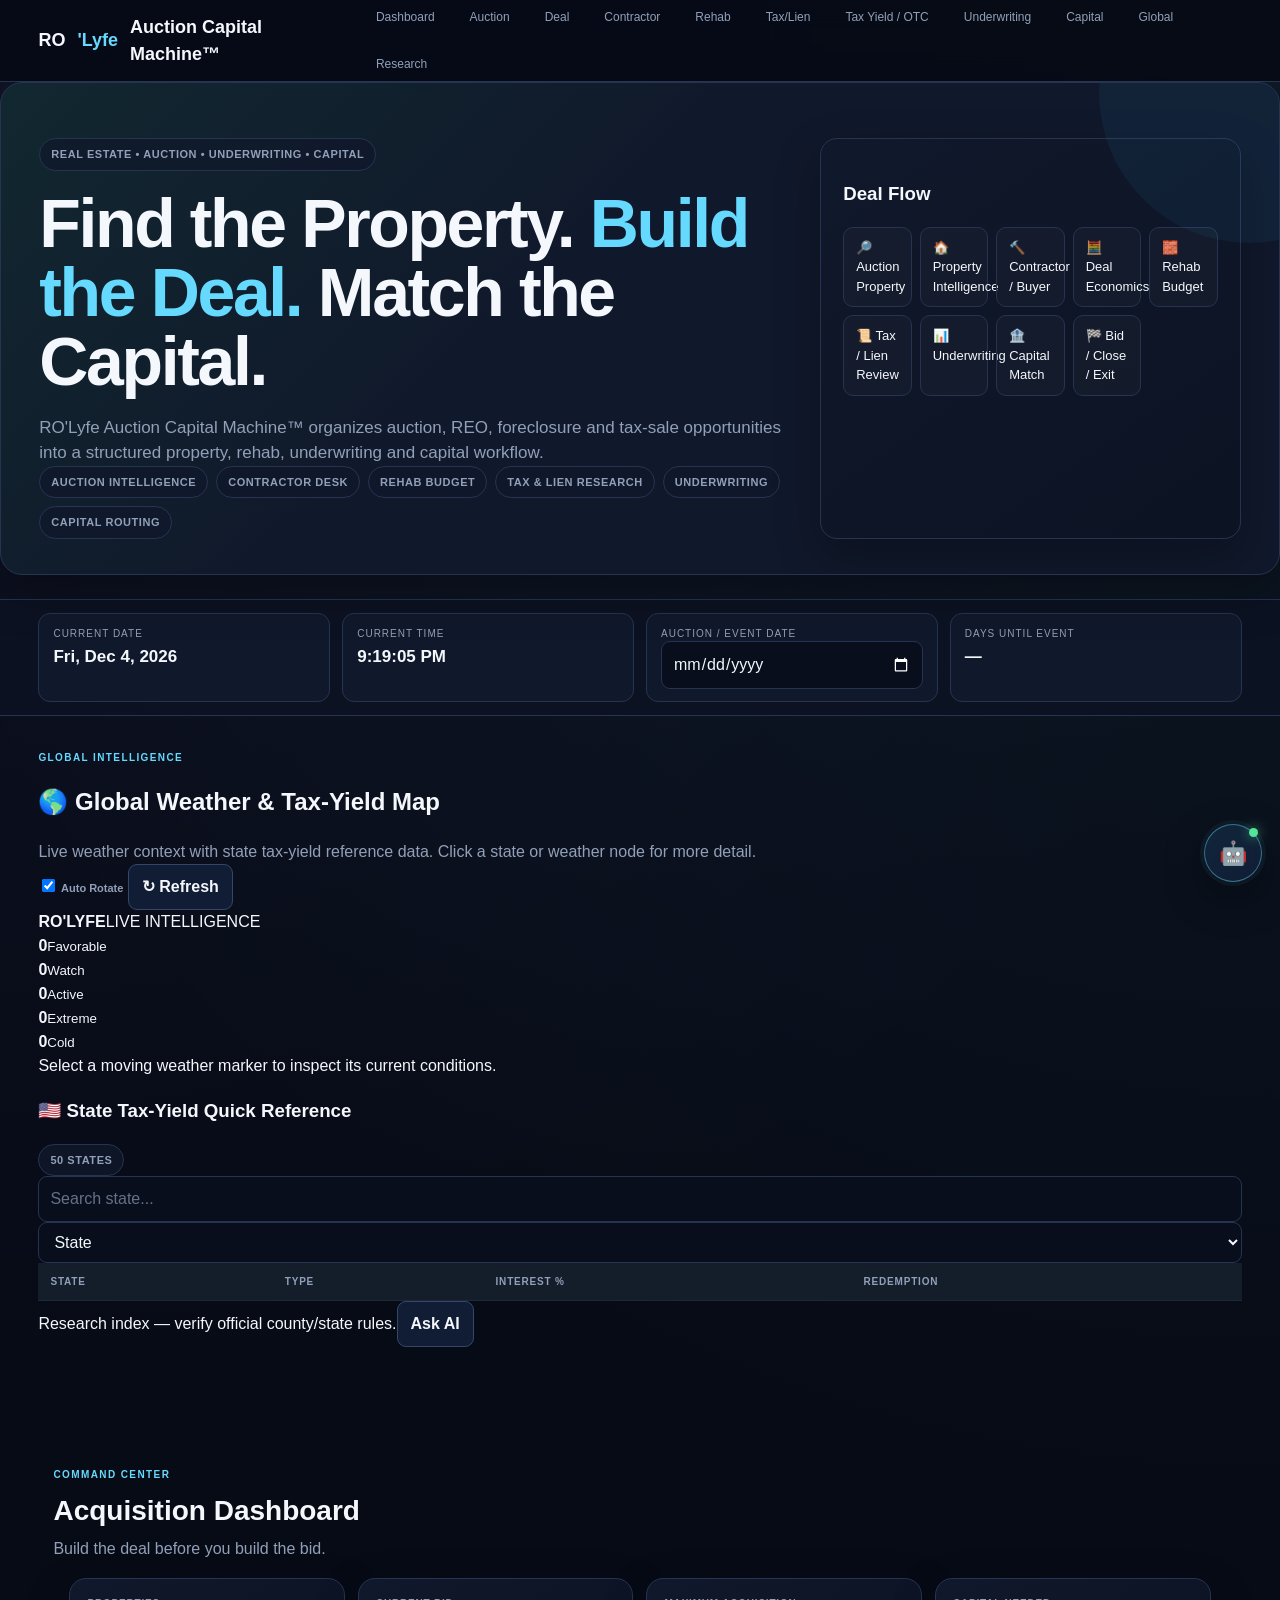
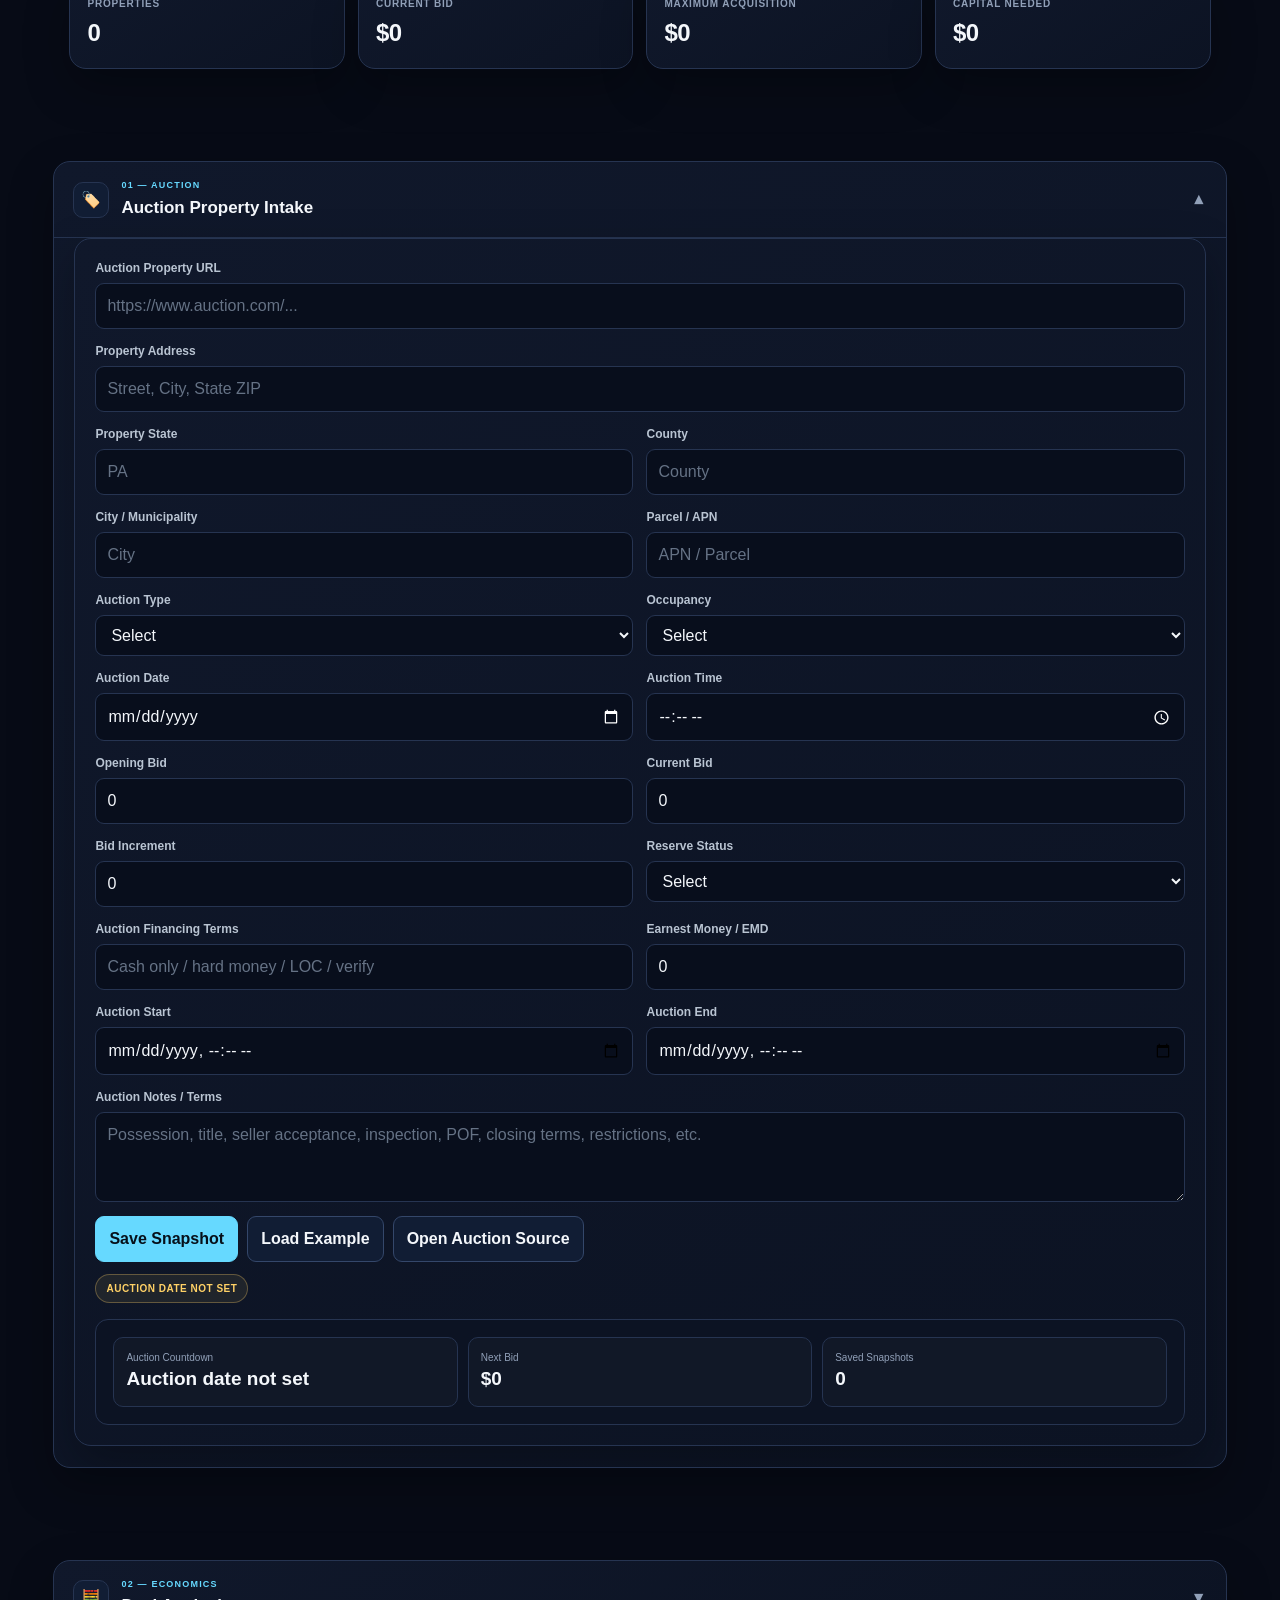
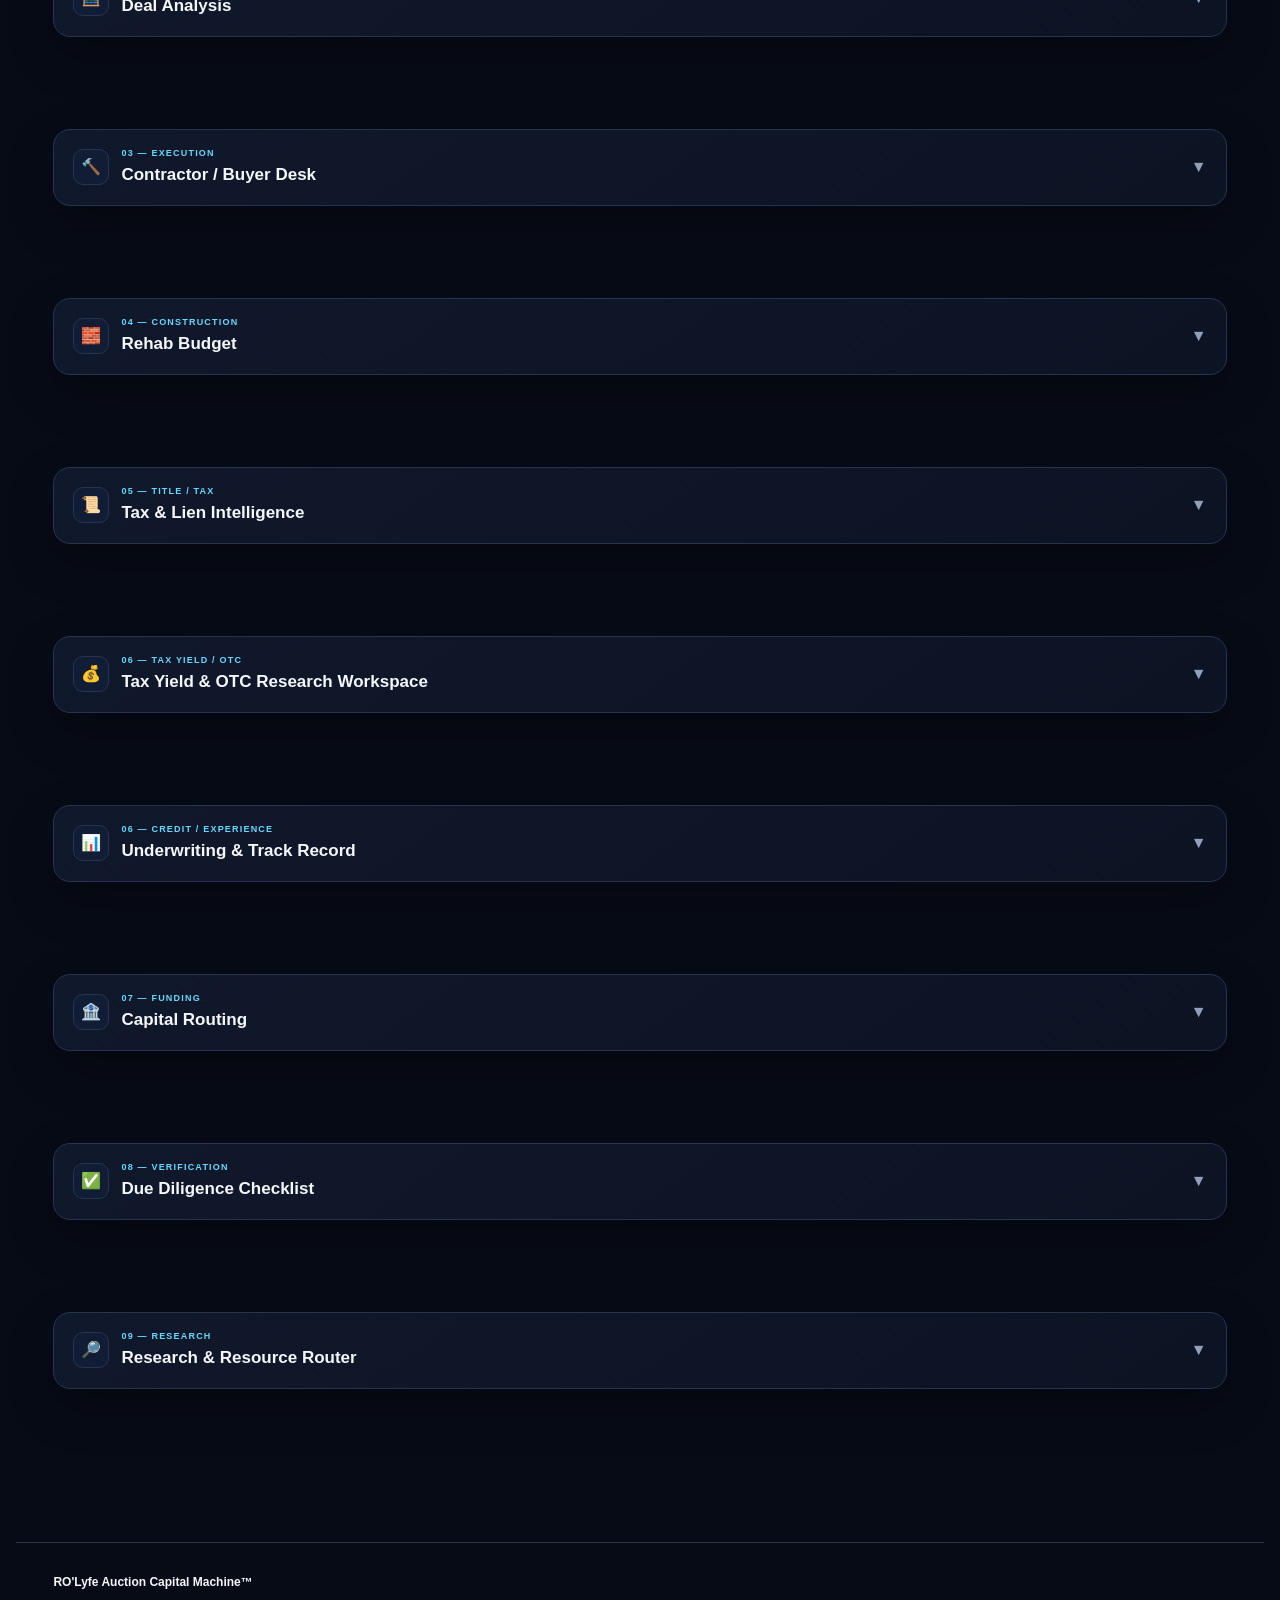
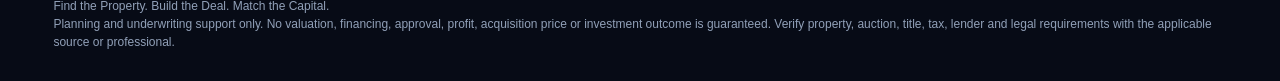
<file: index (4).html>
<!DOCTYPE html>
<html lang="en">
<head>
<meta charset="UTF-8">
<meta name="viewport" content="width=device-width, initial-scale=1.0">
<meta name="description" content="RO'Lyfe Auction Capital Machine™ — auction property intelligence, deal analysis, rehab, tax and lien research, underwriting, contractor coordination and capital routing.">
<title>RO'Lyfe Auction Capital Machine™</title>
<link rel="stylesheet" href="./css/machine.css">

<style>
:root{
  --bg:#070b16;--panel:#10182b;--panel2:#0c1323;--panel3:#111d34;
  --border:#263451;--border2:#34476a;--text:#f4f7fb;--muted:#91a0b8;
  --accent:#66d9ff;--accent2:#8c7cff;--green:#54e39a;--yellow:#ffd166;
  --red:#ff6b6b;--orange:#ff9f43;--shadow:0 18px 45px rgba(0,0,0,.28);
}
*{box-sizing:border-box}
html{scroll-behavior:smooth}
body{margin:0;background:radial-gradient(circle at top right,rgba(102,217,255,.07),transparent 30%),radial-gradient(circle at top left,rgba(140,124,255,.06),transparent 28%),var(--bg);color:var(--text);font-family:Arial,Helvetica,sans-serif;line-height:1.5}
a{color:inherit;text-decoration:none} button,input,select,textarea{font:inherit} button{cursor:pointer}
.container{width:min(1220px,94%);margin:auto}
header{position:sticky;top:0;z-index:1000;background:rgba(7,11,22,.96);backdrop-filter:blur(14px);border-bottom:1px solid var(--border)}
.nav{min-height:70px;display:flex;align-items:center;justify-content:space-between;gap:18px}.logo{font-size:18px;font-weight:800}.logo span{color:var(--accent)}
.nav-links{display:flex;gap:13px;flex-wrap:wrap}.nav-links a{color:var(--muted);font-size:12px}.nav-links a:hover{color:var(--text)}
.hero{padding:55px 0 35px}.hero-grid{display:grid;grid-template-columns:1.35fr .75fr;gap:24px;align-items:stretch}
.hero h1{font-size:clamp(38px,6vw,68px);line-height:1.02;margin:18px 0;max-width:800px}.hero h1 span{color:var(--accent)}
.hero p{color:var(--muted);font-size:17px;max-width:760px}.badge,.pill{border:1px solid var(--border);background:rgba(16,24,43,.8);border-radius:999px;padding:7px 11px;color:var(--muted);font-size:11px;display:inline-flex;align-items:center;gap:5px}
.badges{display:flex;gap:8px;flex-wrap:wrap}.hero-card,.card,.form-card,.section-shell,.link-card,.stat,.capital,.underwriting-box{background:linear-gradient(145deg,var(--panel),var(--panel2));border:1px solid var(--border);border-radius:17px;box-shadow:var(--shadow)}
.hero-card{padding:22px}.flow{display:grid;gap:8px;margin-top:15px}.flow div{padding:10px 12px;border:1px solid var(--border);border-radius:10px;background:rgba(255,255,255,.025);font-size:13px}
.live-bar{border-top:1px solid var(--border);border-bottom:1px solid var(--border);background:rgba(12,19,35,.78)}.live-grid{display:grid;grid-template-columns:repeat(4,1fr);gap:12px;padding:13px 0}.live-card{border:1px solid var(--border);border-radius:12px;padding:12px 14px;background:var(--panel)}.live-label{color:var(--muted);font-size:10px;text-transform:uppercase;letter-spacing:1px}.live-value{font-size:17px;font-weight:800;margin-top:3px}
section{padding:34px 0}.section-title{margin-bottom:17px}.section-kicker{color:var(--accent);font-size:10px;font-weight:800;letter-spacing:1.4px;text-transform:uppercase}.section-title h2{font-size:28px;margin:3px 0 5px}.section-title p,.muted{color:var(--muted);margin:0}
.section-shell{overflow:hidden}.section-shell.open .section-content{display:block}.section-content{display:none;padding:0 20px 21px;border-top:1px solid var(--border)}
.section-toggle{width:100%;border:0;background:transparent;color:var(--text);padding:17px 19px;display:flex;align-items:center;justify-content:space-between;text-align:left}.section-toggle:hover{background:rgba(102,217,255,.035)}
.section-toggle-left{display:flex;align-items:center;gap:12px}.section-toggle-icon{width:36px;height:36px;border:1px solid var(--border);border-radius:10px;display:flex;align-items:center;justify-content:center;background:var(--panel3)}.section-toggle-title small{display:block;color:var(--accent);font-size:9px;font-weight:800;letter-spacing:1.2px;text-transform:uppercase}.section-toggle-title strong{display:block;font-size:17px;margin-top:2px}.section-chevron{color:var(--muted);transition:.2s}.section-shell.open .section-chevron{transform:rotate(180deg)}
.dashboard{display:grid;grid-template-columns:repeat(4,1fr);gap:13px}.stat{padding:17px}.stat-label{color:var(--muted);font-size:10px;text-transform:uppercase;letter-spacing:.8px}.stat-value{font-size:24px;font-weight:800;margin-top:4px}
.form-card{padding:20px}.form-grid{display:grid;grid-template-columns:repeat(2,1fr);gap:13px}.field{display:flex;flex-direction:column;gap:6px}.field.full{grid-column:1/-1}label{color:var(--muted);font-size:11px;font-weight:600}
input,select,textarea{width:100%;background:#080e1c;color:var(--text);border:1px solid var(--border);border-radius:9px;padding:10px 11px;outline:none}input:focus,select:focus,textarea:focus{border-color:var(--accent);box-shadow:0 0 0 2px rgba(102,217,255,.08)}textarea{min-height:90px;resize:vertical}input[type=checkbox]{width:auto}input[type=date],input[type=time]{color-scheme:dark}
.grid{display:grid;grid-template-columns:repeat(3,1fr);gap:15px}.card{padding:18px}.card h3{margin-top:0}.card p{color:var(--muted);font-size:13px}
.result{margin-top:16px;border:1px solid var(--border);border-radius:13px;padding:17px;background:var(--panel2)}.result-grid{display:grid;grid-template-columns:repeat(3,1fr);gap:10px}.result-item{padding:12px;border:1px solid var(--border);border-radius:10px;background:rgba(255,255,255,.02)}.result-item span{display:block;color:var(--muted);font-size:10px}.result-item strong{font-size:19px}
.status{display:inline-flex;align-items:center;gap:6px;padding:6px 10px;border-radius:999px;font-size:10px;font-weight:700;margin-top:12px}.status.green{color:var(--green);border:1px solid rgba(84,227,154,.3);background:rgba(84,227,154,.08)}.status.yellow{color:var(--yellow);border:1px solid rgba(255,209,102,.3);background:rgba(255,209,102,.08)}.status.red{color:var(--red);border:1px solid rgba(255,107,107,.3);background:rgba(255,107,107,.08)}
.button-row{display:flex;flex-wrap:wrap;gap:9px;margin-top:14px}.btn,.action-btn{display:inline-flex;align-items:center;justify-content:center;gap:6px;border:1px solid var(--border2);border-radius:9px;padding:10px 13px;font-weight:700;background:var(--panel3);color:var(--text);transition:.15s}.btn.primary,.action-btn.primary{background:var(--accent);border-color:var(--accent);color:#06101a}.btn:hover,.action-btn:hover{transform:translateY(-1px);border-color:var(--accent)}
.checklist{display:grid;gap:8px}.check{display:flex;gap:9px;align-items:flex-start;padding:11px;border:1px solid var(--border);border-radius:10px;color:var(--muted);background:rgba(255,255,255,.015)}.check input{margin-top:3px}
.capital-grid{display:grid;grid-template-columns:repeat(4,1fr);gap:12px}.capital{padding:16px}.capital strong{display:block;margin-bottom:5px}.capital small{color:var(--muted)}
.link-grid{display:grid;grid-template-columns:repeat(4,1fr);gap:13px}.link-card{padding:16px;display:flex;flex-direction:column}.link-card h3{margin:0 0 6px;font-size:15px}.link-card p{color:var(--muted);font-size:12px;flex:1;margin:0 0 13px}
.budget-table-wrap{overflow-x:auto;border:1px solid var(--border);border-radius:12px;margin-top:15px}.budget-table{width:100%;border-collapse:collapse;min-width:700px}.budget-table th,.budget-table td{padding:8px 10px;border-bottom:1px solid var(--border);text-align:left}.budget-table th{color:var(--muted);font-size:10px;text-transform:uppercase}.budget-table td{font-size:12px}.budget-table input{padding:7px}.budget-total{display:flex;justify-content:flex-end;gap:20px;padding:13px;font-weight:800}
.underwriting-grid{display:grid;grid-template-columns:repeat(3,1fr);gap:12px}.underwriting-box{padding:14px;background:var(--panel2)}.underwriting-box span{display:block;color:var(--muted);font-size:10px}.underwriting-box strong{display:block;font-size:20px;margin-top:2px}
.dynamic-row{border:1px solid var(--border);border-radius:12px;padding:13px;margin-top:10px;background:rgba(255,255,255,.015)}.row-grid{display:grid;grid-template-columns:repeat(4,1fr);gap:9px}
.ai-underwriter-float{position:fixed;right:18px;bottom:18px;z-index:2000}.ai-underwriter-button{position:relative;width:58px;height:58px;border-radius:50%;border:1px solid rgba(102,217,255,.45);background:linear-gradient(145deg,#10263b,#111d34);color:var(--accent);box-shadow:0 0 0 4px rgba(102,217,255,.05),0 15px 40px rgba(0,0,0,.4);font-size:23px}.ai-dot{position:absolute;width:9px;height:9px;border-radius:50%;background:var(--green);right:3px;top:3px;box-shadow:0 0 12px rgba(84,227,154,.7)}
.ai-underwriter-panel{position:fixed;right:18px;bottom:88px;z-index:2001;width:min(400px,calc(100vw - 28px));height:520px;background:rgba(10,16,30,.985);border:1px solid var(--border2);border-radius:18px;box-shadow:0 25px 70px rgba(0,0,0,.55);display:none;flex-direction:column;overflow:hidden}.ai-underwriter-panel.open{display:flex}
.ai-header{padding:14px 16px;border-bottom:1px solid var(--border);display:flex;justify-content:space-between;align-items:center;background:linear-gradient(145deg,var(--panel),var(--panel2))}.ai-header-main{display:flex;align-items:center;gap:9px}.ai-avatar{width:34px;height:34px;border-radius:10px;display:flex;align-items:center;justify-content:center;background:rgba(102,217,255,.1);border:1px solid rgba(102,217,255,.25)}.ai-header-title strong{display:block;font-size:14px}.ai-header-title span{display:block;color:var(--green);font-size:9px;margin-top:2px}.ai-close{border:0;background:transparent;color:var(--muted);font-size:20px}
.ai-messages{flex:1;overflow-y:auto;padding:14px;display:flex;flex-direction:column;gap:9px}.ai-message{max-width:90%;padding:9px 11px;border-radius:11px;font-size:12px;line-height:1.45}.ai-message.system{align-self:flex-start;background:var(--panel3);border:1px solid var(--border)}.ai-message.user{align-self:flex-end;background:rgba(102,217,255,.12);border:1px solid rgba(102,217,255,.25)}.ai-message small{display:block;color:var(--muted);margin-top:4px;font-size:8px}
.ai-quick{display:flex;gap:6px;overflow-x:auto;padding:8px 10px;border-top:1px solid var(--border)}.ai-quick button{flex:0 0 auto;padding:6px 8px;border:1px solid var(--border);border-radius:999px;background:var(--panel3);color:var(--muted);font-size:9px}.ai-input-row{display:flex;gap:6px;padding:10px;border-top:1px solid var(--border)}.ai-input-row input{flex:1}.ai-send{width:42px;border:1px solid var(--accent);border-radius:9px;background:var(--accent);color:#06101a;font-weight:800}
.ai-toast{position:fixed;right:18px;bottom:88px;z-index:1999;width:min(350px,calc(100vw - 30px));padding:12px 14px;border:1px solid rgba(102,217,255,.35);border-radius:13px;background:rgba(12,19,35,.97);box-shadow:0 18px 50px rgba(0,0,0,.4);display:none}.ai-toast.show{display:block}.ai-toast strong{display:block;color:var(--accent);font-size:10px;margin-bottom:3px}.ai-toast div{font-size:11px}
.back-to-top{position:fixed;right:86px;bottom:22px;z-index:1998;width:43px;height:43px;border-radius:50%;border:1px solid var(--border2);background:rgba(16,24,43,.94);color:var(--accent);opacity:0;visibility:hidden;transition:.2s}.back-to-top.show{opacity:1;visibility:visible}
footer{margin-top:35px;border-top:1px solid var(--border);padding:30px 0;color:var(--muted);font-size:12px}.footer-title{color:var(--text);font-weight:800;margin-bottom:6px}
@media(max-width:950px){.hero-grid{grid-template-columns:1fr}.dashboard,.capital-grid{grid-template-columns:repeat(2,1fr)}.grid,.underwriting-grid{grid-template-columns:repeat(2,1fr)}.link-grid{grid-template-columns:repeat(2,1fr)}.live-grid{grid-template-columns:repeat(2,1fr)}.row-grid{grid-template-columns:repeat(2,1fr)}}
.mobile-nav-toggle{display:none;border:1px solid var(--border2);background:var(--panel3);color:var(--accent);border-radius:10px;padding:9px 11px;font-size:18px;line-height:1;cursor:pointer}
@media(max-width:650px){.nav{position:relative;align-items:center;padding:12px 0;flex-direction:row;min-height:58px}.logo{max-width:calc(100% - 54px);font-size:16px;line-height:1.2}.mobile-nav-toggle{display:block;margin-left:auto;flex:0 0 auto}.nav-links{display:none;position:absolute;top:58px;left:0;right:0;z-index:1200;padding:10px;border:1px solid var(--border2);border-radius:0 0 14px 14px;background:rgba(8,14,27,.98);box-shadow:0 18px 40px rgba(0,0,0,.45);gap:4px;flex-direction:column;flex-wrap:nowrap}.nav-links.mobile-open{display:flex}.nav-links a{display:block;padding:11px 12px;border-radius:9px;font-size:12px}.nav-links a:hover{background:var(--panel3)} .hero{padding-top:38px}.dashboard,.grid,.capital-grid,.link-grid,.underwriting-grid,.result-grid,.live-grid,.form-grid,.row-grid{grid-template-columns:1fr}.field.full{grid-column:auto}.button-row{flex-direction:column}.button-row .btn,.button-row .action-btn{width:100%}.section-content{padding:0 13px 17px}.section-toggle{padding:15px 13px}.ai-underwriter-panel{right:13px;bottom:82px;height:500px}.back-to-top{right:80px;bottom:18px}}
</style>
</head>

<body>
<header>
  <div class="container nav">
    <div class="logo">RO<span>'Lyfe</span> Auction Capital Machine™</div>
    <button class="mobile-nav-toggle" type="button" aria-label="Open navigation" aria-expanded="false" onclick="toggleMobileNav()">☰</button>
    <nav class="nav-links" id="mainNavLinks">
      <a href="#dashboard">Dashboard</a><a href="#intake">Auction</a><a href="#analysis">Deal</a>
      <a href="#contractor">Contractor</a><a href="#rehab">Rehab</a><a href="#taxLien">Tax/Lien</a><a href="#taxYield">Tax Yield / OTC</a>
      <a href="#underwriting">Underwriting</a><a href="#capital">Capital</a><a href="#globalIntelligence">Global</a><a href="#research">Research</a>
    </nav>
  </div>
</header>

<section class="hero">
  <div class="container hero-grid">
    <div>
      <div class="badge">REAL ESTATE • AUCTION • UNDERWRITING • CAPITAL</div>
      <h1>Find the Property. <span>Build the Deal.</span> Match the Capital.</h1>
      <p>RO'Lyfe Auction Capital Machine™ organizes auction, REO, foreclosure and tax-sale opportunities into a structured property, rehab, underwriting and capital workflow.</p>
      <div class="badges">
        <span class="badge">Auction Intelligence</span><span class="badge">Contractor Desk</span><span class="badge">Rehab Budget</span>
        <span class="badge">Tax &amp; Lien Research</span><span class="badge">Underwriting</span><span class="badge">Capital Routing</span>
      </div>
    </div>
    <div class="hero-card">
      <h3>Deal Flow</h3>
      <div class="flow">
        <div>🔎 Auction Property</div><div>🏠 Property Intelligence</div><div>🔨 Contractor / Buyer</div>
        <div>🧮 Deal Economics</div><div>🧱 Rehab Budget</div><div>📜 Tax / Lien Review</div>
        <div>📊 Underwriting</div><div>🏦 Capital Match</div><div>🏁 Bid / Close / Exit</div>
      </div>
    </div>
  </div>
</section>

<div class="live-bar">
  <div class="container live-grid">
    <div class="live-card"><div class="live-label">Current Date</div><div class="live-value" id="liveDate">Loading...</div></div>
    <div class="live-card"><div class="live-label">Current Time</div><div class="live-value" id="liveTime">Loading...</div></div>
    <div class="live-card"><div class="live-label">Auction / Event Date</div><input id="auctionDate" type="date"></div>
    <div class="live-card"><div class="live-label">Days Until Event</div><div class="live-value" id="daysUntil">—</div></div>
  </div>
</div>

<!-- GLOBAL INTELLIGENCE / WEATHER + TAX-YIELD VISUAL -->
<section id="globalIntelligence" class="global-intel-section">
  <div class="container">
    <div class="global-intel-shell">
      <div class="global-intel-head">
        <div>
          <div class="section-kicker">GLOBAL INTELLIGENCE</div>
          <h2>🌎 Global Weather &amp; Tax-Yield Map</h2>
          <p class="muted">Live weather context with state tax-yield reference data. Click a state or weather node for more detail.</p>
        </div>
        <div class="global-controls">
          <label class="switch-label"><input id="globalAutoRotate" type="checkbox" checked> <span>Auto Rotate</span></label>
          <button class="btn" type="button" onclick="refreshGlobalIntelligence()">↻ Refresh</button>
        </div>
      </div>
      <div class="global-intel-grid">
        <div class="global-globe-panel">
          <div class="globe-stage" id="globeStage">
            <div class="globe-orbit orbit-a"></div><div class="globe-orbit orbit-b"></div><div class="globe-orbit orbit-c"></div>
            <div class="globe">
              <div class="globe-grid"></div><div class="globe-land land-1"></div><div class="globe-land land-2"></div><div class="globe-land land-3"></div><div class="globe-land land-4"></div>
            </div>
            <div id="weatherNodes" class="weather-nodes"></div>
            <div class="globe-core-label"><strong>RO'LYFE</strong><span>LIVE INTELLIGENCE</span></div>
          </div>
          <div class="global-summary-strip">
            <div><span class="dot green"></span><strong id="weatherGood">0</strong><small>Favorable</small></div>
            <div><span class="dot yellow"></span><strong id="weatherWatch">0</strong><small>Watch</small></div>
            <div><span class="dot orange"></span><strong id="weatherActive">0</strong><small>Active</small></div>
            <div><span class="dot red"></span><strong id="weatherExtreme">0</strong><small>Extreme</small></div>
            <div><span class="dot blue"></span><strong id="weatherCold">0</strong><small>Cold</small></div>
          </div>
          <div id="globalSelected" class="global-selected">Select a moving weather marker to inspect its current conditions.</div>
        </div>
        <aside class="state-yield-panel">
          <div class="panel-title-row"><h3>🇺🇸 State Tax-Yield Quick Reference</h3><span id="stateCountBadge" class="badge">50 states</span></div>
          <div class="state-filter-row"><input id="stateYieldSearch" placeholder="Search state..." oninput="filterStateYieldTable()"><select id="stateYieldSort" onchange="renderStateYieldTable()"><option value="name">State</option><option value="interest">Interest %</option><option value="redemption">Redemption</option></select></div>
          <div class="state-yield-table-wrap"><table class="state-yield-table"><thead><tr><th>State</th><th>Type</th><th>Interest %</th><th>Redemption</th></tr></thead><tbody id="stateYieldTable"></tbody></table></div>
          <div class="state-yield-foot"><span>Research index — verify official county/state rules.</span><button class="btn" type="button" onclick="askAI('Show me the tax-yield profile for this state.')">Ask AI</button></div>
        </aside>
      </div>
    </div>
  </div>
</section>

<main>

<section id="dashboard"><div class="container">
  <div class="section-title"><div class="section-kicker">COMMAND CENTER</div><h2>Acquisition Dashboard</h2><p>Build the deal before you build the bid.</p></div>
  <div class="dashboard">
    <div class="stat"><div class="stat-label">Properties</div><div class="stat-value" id="propertyCount">0</div></div>
    <div class="stat"><div class="stat-label">Current Bid</div><div class="stat-value" id="dashboardBid">$0</div></div>
    <div class="stat"><div class="stat-label">Maximum Acquisition</div><div class="stat-value" id="dashboardMax">$0</div></div>
    <div class="stat"><div class="stat-label">Capital Needed</div><div class="stat-value" id="dashboardCapital">$0</div></div>
  </div>
</div></section>

<section id="intake"><div class="container">
<div class="section-shell open">
<button class="section-toggle" type="button" onclick="toggleSection(this)"><div class="section-toggle-left"><div class="section-toggle-icon">🏷️</div><div class="section-toggle-title"><small>01 — AUCTION</small><strong>Auction Property Intake</strong></div></div><span class="section-chevron">▼</span></button>
<div class="section-content">
<div class="form-card"><div class="form-grid">
  <div class="field full"><label for="auctionUrl">Auction Property URL</label><input id="auctionUrl" type="url" placeholder="https://www.auction.com/..."></div>
  <div class="field full"><label for="address">Property Address</label><input id="address" placeholder="Street, City, State ZIP"></div>
  <div class="field"><label for="propertyState">Property State</label><input id="propertyState" placeholder="PA"></div>
  <div class="field"><label for="county">County</label><input id="county" placeholder="County"></div>
  <div class="field"><label for="taxCity">City / Municipality</label><input id="taxCity" placeholder="City"></div>
  <div class="field"><label for="parcel">Parcel / APN</label><input id="parcel" placeholder="APN / Parcel"></div>
  <div class="field"><label for="auctionType">Auction Type</label><select id="auctionType"><option value="">Select</option><option>Bank Owned / REO</option><option>Foreclosure</option><option>Sheriff Sale</option><option>Tax Sale</option><option>Tax Lien</option><option>Tax Deed</option><option>Other</option></select></div>
  <div class="field"><label for="occupancy">Occupancy</label><select id="occupancy"><option value="">Select</option><option>Vacant</option><option>Occupied</option><option>Unknown</option></select></div>
  <div class="field"><label for="auctionDate">Auction Date</label><input id="auctionDate" type="date"></div>
  <div class="field"><label for="auctionTime">Auction Time</label><input id="auctionTime" type="time"></div>
  <div class="field"><label for="openingBid">Opening Bid</label><input id="openingBid" type="number" min="0" step="500"></div>
  <div class="field"><label for="currentBid">Current Bid</label><input id="currentBid" type="number" min="0" step="500"></div>
  <div class="field"><label for="bidIncrement">Bid Increment</label><input id="bidIncrement" type="number" min="0" step="100"></div>
  <div class="field"><label for="reserve">Reserve Status</label><select id="reserve"><option value="">Select</option><option>Reserve Met</option><option>Reserve Not Met</option><option>Unknown</option></select></div>
  <div class="field"><label for="financing">Auction Financing Terms</label><input id="financing" placeholder="Cash only / hard money / LOC / verify"></div>
  <div class="field"><label for="emd">Earnest Money / EMD</label><input id="emd" type="number" min="0" step="100"></div>
  <div class="field"><label for="auctionStart">Auction Start</label><input id="auctionStart" type="datetime-local"></div>
  <div class="field"><label for="auctionEnd">Auction End</label><input id="auctionEnd" type="datetime-local"></div>
  <div class="field full"><label for="auctionNotes">Auction Notes / Terms</label><textarea id="auctionNotes" placeholder="Possession, title, seller acceptance, inspection, POF, closing terms, restrictions, etc."></textarea></div>
</div>
<div class="button-row"><button class="btn primary" type="button" onclick="saveProperty()">Save Snapshot</button><button class="btn" type="button" onclick="loadExample()">Load Example</button><button class="btn" type="button" onclick="openAuctionSource()">Open Auction Source</button></div>
<div id="auctionStatus"></div><div class="result"><div class="result-grid">
  <div class="result-item"><span>Auction Countdown</span><strong id="auctionCountdown">—</strong></div>
  <div class="result-item"><span>Next Bid</span><strong id="nextBid">$0</strong></div>
  <div class="result-item"><span>Saved Snapshots</span><strong id="savedCount">0</strong></div>
</div></div>
</div>
</div></div></div>
</section>

<section id="analysis"><div class="container">
<div class="section-shell">
<button class="section-toggle" type="button" onclick="toggleSection(this)"><div class="section-toggle-left"><div class="section-toggle-icon">🧮</div><div class="section-toggle-title"><small>02 — ECONOMICS</small><strong>Deal Analysis</strong></div></div><span class="section-chevron">▼</span></button>
<div class="section-content">
<div class="form-card"><div class="form-grid">
  <div class="field"><label for="arv">ARV / After Repair Value</label><input id="arv" type="number" min="0"></div>
  <div class="field"><label for="rehab">Rehab / Construction</label><input id="rehab" type="number" min="0"></div>
  <div class="field"><label for="closing">Closing Costs</label><input id="closing" type="number" min="0"></div>
  <div class="field"><label for="holding">Holding Costs</label><input id="holding" type="number" min="0"></div>
  <div class="field"><label for="selling">Selling / Exit Costs</label><input id="selling" type="number" min="0"></div>
  <div class="field"><label for="financingCosts">Financing Costs</label><input id="financingCosts" type="number" min="0"></div>
  <div class="field"><label for="profit">Required Profit</label><input id="profit" type="number" min="0"></div>
  <div class="field"><label for="contingency">Deal Contingency</label><input id="contingency" type="number" min="0"></div>
  <div class="field"><label for="buyerCapital">Buyer / Sponsor Capital</label><input id="buyerCapital" type="number" min="0"></div>
</div>
<div class="button-row"><button class="btn primary" type="button" onclick="calculateDealUI()">Calculate Deal</button></div>
<div class="result"><div class="result-grid">
  <div class="result-item"><span>Maximum Acquisition</span><strong id="maxAcquisition">$0</strong></div>
  <div class="result-item"><span>Total Project Cost</span><strong id="projectCost">$0</strong></div>
  <div class="result-item"><span>Capital Needed</span><strong id="capitalNeed">$0</strong></div>
  <div class="result-item"><span>Bid Room</span><strong id="bidRoom">$0</strong></div>
  <div class="result-item"><span>Gross Spread</span><strong id="grossSpread">$0</strong></div>
  <div class="result-item"><span>Next Bid</span><strong id="analysisNextBid">$0</strong></div>
</div><div id="dealStatus"></div></div>
</div>
</div></div></div>
</section>

<section id="contractor"><div class="container">
<div class="section-shell">
<button class="section-toggle" type="button" onclick="toggleSection(this)"><div class="section-toggle-left"><div class="section-toggle-icon">🔨</div><div class="section-toggle-title"><small>03 — EXECUTION</small><strong>Contractor / Buyer Desk</strong></div></div><span class="section-chevron">▼</span></button>
<div class="section-content">
<div class="form-card"><div class="form-grid">
  <div class="field"><label for="contractorName">Contractor / Buyer Name</label><input id="contractorName"></div>
  <div class="field"><label for="contractorCompany">Company</label><input id="contractorCompany"></div>
  <div class="field"><label for="contractorPhone">Phone</label><input id="contractorPhone"></div>
  <div class="field"><label for="contractorEmail">Email</label><input id="contractorEmail" type="email"></div>
  <div class="field"><label for="contractorRole">Role</label><select id="contractorRole"><option>Contractor</option><option>Investor / Buyer</option><option>GC</option><option>Developer</option><option>Other</option></select></div>
  <div class="field"><label for="contractorBudget">Target Construction Budget</label><input id="contractorBudget" type="number"></div>
  <div class="field full"><label for="contractorNotes">Scope / Quote / Buyer Notes</label><textarea id="contractorNotes"></textarea></div>
</div></div>
</div></div></div></section>

<section id="rehab"><div class="container">
<div class="section-shell">
<button class="section-toggle" type="button" onclick="toggleSection(this)"><div class="section-toggle-left"><div class="section-toggle-icon">🧱</div><div class="section-toggle-title"><small>04 — CONSTRUCTION</small><strong>Rehab Budget</strong></div></div><span class="section-chevron">▼</span></button>
<div class="section-content">
<div class="form-card">
<div class="form-grid">
  <div class="field"><label for="rehabContingencyPercent">Rehab Contingency %</label><input id="rehabContingencyPercent" type="number" min="0" step=".5" value="0"></div>
  <div class="field"><label for="rehabLenderName">Lender Rule / Name</label><input id="rehabLenderName" placeholder="Optional"></div>
</div>
<div class="button-row"><button class="btn" type="button" onclick="loadReferenceRehab()">Load Reference Budget</button><button class="btn" type="button" onclick="clearRehabBudget()">Clear Rehab</button><button class="btn primary" type="button" onclick="calculateRehabUI()">Calculate Rehab</button></div>
<div class="budget-table-wrap"><table class="budget-table"><thead><tr><th>Category</th><th>Budget</th><th>Group</th></tr></thead><tbody id="rehabRows"></tbody></table></div>
<div class="budget-total"><span>Subtotal: <strong id="rehabSubtotal">$0</strong></span><span>Contingency: <strong id="rehabContingency">$0</strong></span><span>Total: <strong id="rehabTotal">$0</strong></span></div>
</div>
</div></div></div>
</section>

<section id="taxLien"><div class="container">
<div class="section-shell">
<button class="section-toggle" type="button" onclick="toggleSection(this)"><div class="section-toggle-left"><div class="section-toggle-icon">📜</div><div class="section-toggle-title"><small>05 — TITLE / TAX</small><strong>Tax &amp; Lien Intelligence</strong></div></div><span class="section-chevron">▼</span></button>
<div class="section-content">
<div class="form-card"><div class="form-grid">
  <div class="field"><label for="taxState">Tax State</label><input id="taxState" placeholder="PA / NJ / FL"></div>
  <div class="field"><label for="taxCounty">Tax County</label><input id="taxCounty"></div>
  <div class="field"><label for="taxSaleType">Tax Sale Type</label><select id="taxSaleType"><option value="">Select</option><option>Tax Lien</option><option>Tax Deed</option><option>Tax Sale</option><option>Sheriff Sale</option><option>Unknown</option></select></div>
  <div class="field"><label for="taxAuthority">Tax Authority</label><input id="taxAuthority"></div>
  <div class="field"><label for="delinquentTaxes">Delinquent Taxes</label><input id="delinquentTaxes" type="number"></div>
  <div class="field"><label for="taxLienAmount">Tax Lien Amount</label><input id="taxLienAmount" type="number"></div>
  <div class="field"><label for="taxInterestRate">Interest Rate %</label><input id="taxInterestRate" type="number" step=".01"></div>
  <div class="field"><label for="taxPenalties">Penalties</label><input id="taxPenalties" type="number"></div>
  <div class="field"><label for="taxFees">Tax / Sale Fees</label><input id="taxFees" type="number"></div>
  <div class="field"><label for="taxTotalDue">Total Due</label><input id="taxTotalDue" type="number"></div>
  <div class="field"><label for="taxOpeningBid">Tax Opening Bid</label><input id="taxOpeningBid" type="number"></div>
  <div class="field"><label for="taxCurrentBid">Tax Current Bid</label><input id="taxCurrentBid" type="number"></div>
  <div class="field"><label for="taxBidIncrement">Tax Bid Increment</label><input id="taxBidIncrement" type="number"></div>
  <div class="field"><label for="taxDeposit">Tax Deposit</label><input id="taxDeposit" type="number"></div>
  <div class="field"><label for="taxAuctionDate">Tax Auction Date</label><input id="taxAuctionDate" type="date"></div>
  <div class="field"><label for="taxAuctionTime">Tax Auction Time</label><input id="taxAuctionTime" type="time"></div>
  <div class="field"><label for="taxRegistrationDeadline">Registration Deadline</label><input id="taxRegistrationDeadline" type="date"></div>
  <div class="field"><label for="redemptionApplicable">Redemption Applicable?</label><select id="redemptionApplicable"><option value="">Unknown</option><option>Yes</option><option>No</option></select></div>
  <div class="field"><label for="redemptionDeadline">Redemption Deadline</label><input id="redemptionDeadline" type="date"></div>
  <div class="field"><label for="redemptionAmount">Redemption Amount</label><input id="redemptionAmount" type="number"></div>
  <div class="field"><label for="lienStatus">Lien Status</label><input id="lienStatus" placeholder="Unknown / Clear / Liens found"></div>
  <div class="field"><label for="saleStatus">Sale Status</label><input id="saleStatus"></div>
  <div class="field"><label for="redemptionPeriod">Redemption Period</label><input id="redemptionPeriod"></div>
  <div class="field"><label for="taxSaleDate">Tax Sale Date</label><input id="taxSaleDate" type="date"></div>
  <div class="field full"><label for="taxSource">Tax / Lien Source</label><input id="taxSource" placeholder="County tax portal, LienHub, RealAuction, title report, etc."></div>
  <div class="field full"><label for="taxNotes">Tax / Lien Notes</label><textarea id="taxNotes"></textarea></div>
</div>
<div class="button-row"><button class="btn primary" type="button" onclick="calculateTaxUI()">Run Tax/Lien Snapshot</button></div>
<div id="taxOutput" class="result">Enter jurisdiction and tax/lien facts, then run the snapshot.</div>
</div>
</div></div></div>
</section>

<section id="taxYield"><div class="container">
<div class="section-shell">
<button class="section-toggle" type="button" onclick="toggleSection(this)"><div class="section-toggle-left"><div class="section-toggle-icon">💰</div><div class="section-toggle-title"><small>06 — TAX YIELD / OTC</small><strong>Tax Yield &amp; OTC Research Workspace</strong></div></div><span class="section-chevron">▼</span></button>
<div class="section-content">
<div class="grid">
  <div class="card"><h3>State / Jurisdiction Profile</h3><div class="form-grid">
    <div class="field"><label for="yieldState">State</label><input id="yieldState" placeholder="PA, FL, NJ..."></div>
    <div class="field"><label for="yieldCounty">County</label><input id="yieldCounty" placeholder="County / parish / municipality"></div>
  </div><div class="button-row"><button class="btn primary" type="button" onclick="runTaxYieldProfile()">Load Profile</button></div><div id="yieldProfile" class="result">Enter a state to load the research profile.</div></div>
  <div class="card"><h3>OTC / Alternate Terminology</h3><p id="otcTermText" class="muted">Enter a state to see the stored terminology.</p><div class="button-row"><button class="btn" type="button" onclick="askAI('What is the OTC terminology for this state?')">Ask AI</button></div></div>
  <div class="card"><h3>County Research Script</h3><p class="muted">Use these questions with the tax collector, treasurer, clerk or sale administrator.</p><ol id="countyScriptList"></ol><div class="button-row"><button class="btn" type="button" onclick="askAI('What questions should I ask the county?')">Send to AI</button></div></div>
</div>
<div class="form-card" style="margin-top:15px"><h3>Tax Certificate / OTC Inventory</h3><p class="muted">Use this as a research inventory. Verify every record against the official county/state source.</p><div class="budget-table-wrap"><table class="budget-table"><thead><tr><th>Certificate #</th><th>Year</th><th>Parcel / PIN</th><th>Address</th><th>State</th><th>County</th><th>Purchase Amount</th><th>Interest</th><th>Delinquent Year</th><th>Status</th></tr></thead><tbody id="taxYieldRows"><tr><td colspan="10" class="muted">No inventory rows yet.</td></tr></tbody></table></div><div class="button-row"><button class="btn" type="button" onclick="addTaxYieldRow()">Add Certificate / OTC Record</button></div></div>
<div class="card" style="margin-top:15px"><h3>Yield Guardrail</h3><p class="muted">A quoted statutory rate is not the same as realized annualized yield. Account for purchase price, bid method, penalties, fees, redemption timing, discounts, servicing/admin costs and principal risk.</p></div>
</div></div></div></section>

<section id="underwriting"><div class="container">
<div class="section-shell">
<button class="section-toggle" type="button" onclick="toggleSection(this)"><div class="section-toggle-left"><div class="section-toggle-icon">📊</div><div class="section-toggle-title"><small>06 — CREDIT / EXPERIENCE</small><strong>Underwriting &amp; Track Record</strong></div></div><span class="section-chevron">▼</span></button>
<div class="section-content">
<div class="form-card"><div class="form-grid">
  <div class="field"><label for="primaryGuarantor">Primary Guarantor Name</label><input id="primaryGuarantor"></div>
  <div class="field"><label for="borrowingEntity">Borrowing Entity</label><input id="borrowingEntity"></div>
  <div class="field"><label for="salesHistoryDate">Sales History Date</label><input id="salesHistoryDate" type="date"></div>
  <div class="field"><label for="experienceYears">Experience Years</label><input id="experienceYears" type="number"></div>
  <div class="field"><label for="completedDeals">Completed Deals</label><input id="completedDeals" type="number"></div>
  <div class="field"><label for="relevantDeals">Relevant Deals</label><input id="relevantDeals" type="number"></div>
  <div class="field"><label for="groundUpExperience">Ground-Up Deals</label><input id="groundUpExperience" type="number"></div>
  <div class="field"><label for="rehabExperience">Rehab Deals</label><input id="rehabExperience" type="number"></div>
  <div class="field"><label for="liquidity">Liquidity</label><input id="liquidity" type="number"></div>
  <div class="field"><label for="netWorth">Net Worth</label><input id="netWorth" type="number"></div>
  <div class="field"><label for="creditScore">Credit Score</label><input id="creditScore" type="number"></div>
  <div class="field"><label for="trackRecordCount">Track Record Count</label><input id="trackRecordCount" type="number"></div>
  <div class="field"><label for="reoCount">REO Count</label><input id="reoCount" type="number"></div>
</div>

<h3>Property Track Record</h3><p class="muted">Add past flips/builds using the lender-style fields. These rows are collected by the underwriting engine.</p>
<div id="trackRecordRows"></div>
<div class="button-row"><button class="btn" type="button" onclick="addTrackRow()">+ Add Sold Property</button></div>

<h3 style="margin-top:22px">REO Schedule</h3><div id="reoRows"></div>
<div class="button-row"><button class="btn" type="button" onclick="addREORow()">+ Add Owned Property</button></div>

<div class="result"><div class="result-grid">
  <div class="result-item"><span>ARV</span><strong id="uwArv">$0</strong></div>
  <div class="result-item"><span>Maximum Acquisition</span><strong id="uwMax">$0</strong></div>
  <div class="result-item"><span>Rehab</span><strong id="uwRehab">$0</strong></div>
  <div class="result-item"><span>Current Bid</span><strong id="uwBid">$0</strong></div>
  <div class="result-item"><span>Capital Needed</span><strong id="uwCapital">$0</strong></div>
  <div class="result-item"><span>Bid Room</span><strong id="uwBidRoom">$0</strong></div>
</div></div>
</div>
</div></div></div>
</section>

<section id="capital"><div class="container">
<div class="section-shell">
<button class="section-toggle" type="button" onclick="toggleSection(this)"><div class="section-toggle-left"><div class="section-toggle-icon">🏦</div><div class="section-toggle-title"><small>07 — FUNDING</small><strong>Capital Routing</strong></div></div><span class="section-chevron">▼</span></button>
<div class="section-content">
<div class="capital-grid">
  <div class="capital"><strong>Kiavi</strong><small>Investor / rehab financing workflow. Verify current product, property and borrower requirements.</small><a class="secondary-link" href="https://app.kiavi.com/my/loans/origination" target="_blank" rel="noopener">Open Broker Portal →</a></div>
  <div class="capital"><strong>COGO Capital</strong><small>Business / equipment / working-capital financing pathway. Terms are lender-dependent.</small><a class="secondary-link" href="https://www.borrowersviewcentral.com/portal/applynew?id=LCS" target="_blank" rel="noopener">Open Application →</a></div>
  <div class="capital"><strong>Private Capital</strong><small>Private-money and capital-network routing for deals that fit the applicable program.</small><a class="secondary-link" href="https://privatemoneyexchange.com/aff-page/richman/" target="_blank" rel="noopener">Open Resource →</a></div>
  <div class="capital"><strong>RO'Lyfe Intake</strong><small>Capture the borrower, property and funding request before routing to a provider.</small><a class="secondary-link" href="https://form.jotform.com/253154859148062" target="_blank" rel="noopener">Open Intake →</a></div>
</div>
<div class="result"><div class="result-grid">
  <div class="result-item"><span>Capital Need</span><strong id="capitalRouteNeed">$0</strong></div>
  <div class="result-item"><span>Buyer Capital</span><strong id="capitalRouteBuyer">$0</strong></div>
  <div class="result-item"><span>Funding Gap</span><strong id="capitalRouteGap">$0</strong></div>
</div></div>
</div>
</div></div></div>
</section>

<section id="dueDiligence"><div class="container">
<div class="section-shell">
<button class="section-toggle" type="button" onclick="toggleSection(this)"><div class="section-toggle-left"><div class="section-toggle-icon">✅</div><div class="section-toggle-title"><small>08 — VERIFICATION</small><strong>Due Diligence Checklist</strong></div></div><span class="section-chevron">▼</span></button>
<div class="section-content">
<div class="checklist">
<label class="check"><input type="checkbox" data-due> Auction terms verified from source</label>
<label class="check"><input type="checkbox" data-due> Occupancy / access verified</label>
<label class="check"><input type="checkbox" data-due> Parcel / APN verified</label>
<label class="check"><input type="checkbox" data-due> Title / lien search completed</label>
<label class="check"><input type="checkbox" data-due> Taxes / water / municipal balances reviewed</label>
<label class="check"><input type="checkbox" data-due> ARV supported by comparable sales / valuation work</label>
<label class="check"><input type="checkbox" data-due> Contractor scope and rehab estimate reviewed</label>
<label class="check"><input type="checkbox" data-due> Financing eligibility and auction funding rules verified</label>
<label class="check"><input type="checkbox" data-due> EMD / POF / registration requirements verified</label>
<label class="check"><input type="checkbox" data-due> Exit strategy / buyer / contractor identified</label>
</div>
<div class="result"><strong id="dueProgress">0 / 10 complete</strong></div>
</div></div></div>
</section>

<section id="research"><div class="container">
<div class="section-shell">
<button class="section-toggle" type="button" onclick="toggleSection(this)"><div class="section-toggle-left"><div class="section-toggle-icon">🔎</div><div class="section-toggle-title"><small>09 — RESEARCH</small><strong>Research &amp; Resource Router</strong></div></div><span class="section-chevron">▼</span></button>
<div class="section-content">
<div class="link-grid">
  <div class="link-card"><h3>Auction.com</h3><p>Auction listings, terms and property research.</p><a class="action-btn" href="https://www.auction.com/" target="_blank" rel="noopener">Open Auction.com</a></div>
  <div class="link-card"><h3>Philadelphia Property App</h3><p>Philadelphia property, parcel and assessment research.</p><a class="action-btn" href="https://property.phila.gov/" target="_blank" rel="noopener">Open Property App</a></div>
  <div class="link-card"><h3>Zillow</h3><p>Property history, photos, listing context and market research.</p><a class="action-btn" href="https://www.zillow.com/" target="_blank" rel="noopener">Open Zillow</a></div>
  <div class="link-card"><h3>Redfin</h3><p>Property research, comparable listings and market context.</p><a class="action-btn" href="https://www.redfin.com/" target="_blank" rel="noopener">Open Redfin</a></div>
  <div class="link-card"><h3>Realtor</h3><p>Additional property and market research.</p><a class="action-btn" href="https://www.realtor.com/" target="_blank" rel="noopener">Open Realtor</a></div>
  <div class="link-card"><h3>Kiavi</h3><p>Investor financing / broker workflow.</p><a class="action-btn capital-card" href="https://app.kiavi.com/my/loans/origination" target="_blank" rel="noopener">Open Kiavi</a></div>
  <div class="link-card"><h3>COGO Capital Toolkit</h3><p>Applications, underwriting, MAO, property DNA, POF and loan programs.</p><div class="button-row"><a class="action-btn capital-card" href="https://www.cogocapital.com/" target="_blank" rel="noopener">COGO Home</a><a class="action-btn capital-card" href="https://www.borrowersviewcentral.com/portal/applynew?id=LCS" target="_blank" rel="noopener">Apply</a><a class="action-btn" href="https://cogocapital.com/mao-calculator/" target="_blank" rel="noopener">MAO</a><a class="action-btn" href="https://cogocapital.com/dna-property-report-3/" target="_blank" rel="noopener">Property DNA</a><a class="action-btn" href="https://cogocapital.com/proof-of-funds-letter-3/" target="_blank" rel="noopener">POF</a><a class="action-btn" href="https://cogocapital.com/uwguidelines" target="_blank" rel="noopener">UW Guidelines</a></div></div>
  <div class="link-card"><h3>Relocation Intelligence</h3><p>Separate RO'Lyfe relocation project.</p><a class="action-btn" href="https://rolrichman.github.io/rolyfe-relocation-intelligence/" target="_blank" rel="noopener">Open Relocation</a></div>
  <div class="link-card"><h3>LienHub</h3><p>Use where applicable for tax/lien research.</p><a class="action-btn" href="https://www.lienhub.com/" target="_blank" rel="noopener">Open LienHub</a></div>
  <div class="link-card"><h3>RealAuction</h3><p>Jurisdiction-specific tax sale and foreclosure portals.</p><a class="action-btn" href="https://www.realauction.com/" target="_blank" rel="noopener">Open RealAuction</a></div>
  <div class="link-card"><h3>RO'Lyfe Market Terminal</h3><p>Separate market intelligence system.</p><a class="action-btn" href="https://rolrichman.github.io/rolyfe-market-terminal/" target="_blank" rel="noopener">Open Market Terminal</a></div>
  <div class="link-card"><h3>RO'Lyfe Machine</h3><p>Business and funding ecosystem routing.</p><a class="action-btn" href="https://rolrichman.github.io/rolyfe-machine/" target="_blank" rel="noopener">Open RO'Lyfe Machine</a></div>
</div>
</div></div></div>
</section>

</main>

<footer>
<div class="container">
<div class="footer-title">RO'Lyfe Auction Capital Machine™</div>
Find the Property. Build the Deal. Match the Capital.<br>
Planning and underwriting support only. No valuation, financing, approval, profit, acquisition price or investment outcome is guaranteed. Verify property, auction, title, tax, lender and legal requirements with the applicable source or professional.
</div>
</footer>

<div id="aiToast" class="ai-toast"><strong>RO'Lyfe AI Underwriter™</strong><div id="aiToastText"></div></div>
<div class="ai-underwriter-panel" id="aiPanel" aria-hidden="true">
  <div class="ai-header">
    <div class="ai-header-main"><div class="ai-avatar">🤖</div><div class="ai-header-title"><strong>RO'Lyfe AI Underwriter™</strong><span>LIVE MACHINE SNAPSHOT</span></div></div>
    <button class="ai-close" type="button" onclick="toggleAI(false)">×</button>
  </div>
  <div class="ai-messages" id="aiMessages"></div>
  <div class="ai-quick">
    <button type="button" onclick="askAI('What is my max acquisition?')">Max acquisition</button>
    <button type="button" onclick="askAI('How much capital is needed?')">Capital needed</button>
    <button type="button" onclick="askAI('What is my bid room?')">Bid room</button>
    <button type="button" onclick="askAI('What are my missing items?')">Missing items</button>
    <button type="button" onclick="askAI('Give me an underwriting snapshot.')">Snapshot</button>
  </div>
  <div class="ai-input-row"><input id="aiInput" placeholder="Ask the underwriter about this deal..." onkeydown="if(event.key==='Enter') askAI()"><button class="ai-send" type="button" onclick="askAI()">➤</button></div>
</div>
<div class="ai-underwriter-float"><button class="ai-underwriter-button" type="button" onclick="toggleAI()" aria-label="Open AI Underwriter">🤖<span class="ai-dot"></span></button></div>
<button id="backToTop" class="back-to-top" type="button" onclick="window.scrollTo({top:0,behavior:'smooth'})" aria-label="Back to top">↑</button>

<!-- ONE production engine stack. Do not duplicate these scripts. -->
<script src="./js/app.js"></script>
<script src="./js/auction-engine.js"></script>
<script src="./js/deal-engine.js"></script>
<script src="./js/capital-engine.js"></script>
<script src="./js/contractor-engine.js"></script>
<script src="./js/risk-engine.js"></script>
<script src="./js/rehab-budget-engine.js"></script>
<script src="./data/tax-yield-rules.js"></script>
<script src="./js/tax-lien-engine.js"></script>
<script src="./js/underwriting-engine.js"></script>
<script src="./js/resource-router.js"></script>
<script src="./js/ai-underwriter.js"></script>
<script src="./js/global-intelligence.js"></script>

<script>
"use strict";

const $ = id => document.getElementById(id);
const num = id => Number($(id)?.value || 0) || 0;
const val = id => ($(id)?.value || "").trim();
const money = n => new Intl.NumberFormat("en-US",{style:"currency",currency:"USD",maximumFractionDigits:0}).format(Number(n)||0);

function toggleMobileNav(){const nav=document.getElementById("mainNavLinks"),btn=document.querySelector(".mobile-nav-toggle");if(!nav||!btn)return;const open=nav.classList.toggle("mobile-open");btn.setAttribute("aria-expanded",open?"true":"false");btn.textContent=open?"✕":"☰";}
document.addEventListener("click",function(e){if(!e.target.closest("header")){const nav=document.getElementById("mainNavLinks"),btn=document.querySelector(".mobile-nav-toggle");if(nav&&nav.classList.contains("mobile-open")){nav.classList.remove("mobile-open");if(btn){btn.setAttribute("aria-expanded","false");btn.textContent="☰";}}}});
document.addEventListener("DOMContentLoaded",function(){document.querySelectorAll("#mainNavLinks a").forEach(a=>a.addEventListener("click",()=>{const nav=document.getElementById("mainNavLinks"),btn=document.querySelector(".mobile-nav-toggle");nav?.classList.remove("mobile-open");if(btn){btn.setAttribute("aria-expanded","false");btn.textContent="☰";}}));});
function toggleSection(button){
  const shell=button.closest(".section-shell");
  if(shell) shell.classList.toggle("open");
}

function updateClock(){
  const now=new Date();
  $("liveDate").textContent=now.toLocaleDateString(undefined,{weekday:"short",year:"numeric",month:"short",day:"numeric"});
  $("liveTime").textContent=now.toLocaleTimeString(undefined,{hour:"numeric",minute:"2-digit",second:"2-digit"});
  const d=$("auctionDate")?.value;
  if(d){
    const target=new Date(d+"T23:59:59");
    $("daysUntil").textContent=Math.ceil((target-now)/86400000);
  }else $("daysUntil").textContent="—";
}
setInterval(updateClock,1000); updateClock();

function calculateDealUI(){
  if(window.ROLyfeDealEngine?.calculate){
    try{ window.ROLyfeDealEngine.calculate(); }catch(e){ console.warn(e); }
  }
  const arv=num("arv"),rehab=num("rehab"),closing=num("closing"),holding=num("holding"),selling=num("selling"),
        financing=num("financingCosts"),profit=num("profit"),contingency=num("contingency"),buyer=num("buyerCapital"),bid=num("currentBid");
  const max=Math.max(arv-rehab-closing-holding-selling-financing-profit-contingency,0);
  const project=max+rehab+closing+holding+financing+contingency;
  const need=Math.max(project-buyer,0),room=max-bid,spread=arv-project-selling;
  $("maxAcquisition").textContent=money(max); $("projectCost").textContent=money(project); $("capitalNeed").textContent=money(need);
  $("bidRoom").textContent=money(room); $("grossSpread").textContent=money(spread);
  $("analysisNextBid").textContent=money(bid+(num("bidIncrement")||0));
  $("dashboardBid").textContent=money(bid); $("dashboardMax").textContent=money(max); $("dashboardCapital").textContent=money(need);
  $("capitalRouteNeed").textContent=money(need); $("capitalRouteBuyer").textContent=money(buyer); $("capitalRouteGap").textContent=money(need);
  $("uwArv").textContent=money(arv); $("uwMax").textContent=money(max); $("uwRehab").textContent=money(rehab);
  $("uwBid").textContent=money(bid); $("uwCapital").textContent=money(need); $("uwBidRoom").textContent=money(room);
  const status=$("dealStatus");
  if(status) status.innerHTML=room<0?'<div class="status red">CURRENT BID IS ABOVE YOUR CALCULATED ACQUISITION CEILING</div>':room===0?'<div class="status yellow">CURRENT BID IS AT THE CALCULATED CEILING</div>':'<div class="status green">CURRENT BID IS BELOW THE CALCULATED CEILING</div>';
  return {arv,rehab,closing,holding,selling,financing,profit,contingency,buyer,bid,max,project,need,room,spread};
}

function calculateRehabUI(){
  const r=window.ROLyfeRehabBudgetEngine;
  if(r?.calculate){ try{r.calculate()}catch(e){console.warn(e)} }
  let subtotal=0;
  document.querySelectorAll("#rehabRows input").forEach(i=>subtotal+=Number(i.value)||0);
  const pct=Math.max(num("rehabContingencyPercent"),0),cont=subtotal*pct/100,total=subtotal+cont;
  $("rehabSubtotal").textContent=money(subtotal);$("rehabContingency").textContent=money(cont);$("rehabTotal").textContent=money(total);
  if($("rehab")) $("rehab").value=total;
  calculateDealUI();
  return {subtotal,cont,total};
}

const REHAB_DEFAULTS={
  drywall:15000,dumpster:2000,electricalLabor:8000,exteriorDoors:2500,flooringGeneral:15000,
  framingLabor:15000,hvac:13000,interiorPainting:3000,kitchen:20000,lightFixturesFans:1200,
  permitFees:3000,plumbingLabor:18000,roofing:12000,siding:8000,sinksToiletsTubs:3000,
  stairsRailings:1000,structural:15000,waterHookupHeater:1300,windows:8000
};

function buildRehabTable(){
  const engine=window.ROLyfeRehabBudgetEngine;
  const cats=engine?.categories || [
    {id:"architect",name:"Architect",group:"Professional"},
    {id:"asphaltPaving",name:"Asphalt & Paving",group:"Exterior"},
    {id:"basement",name:"Basement",group:"Structural"},
    {id:"bathroomAccessories",name:"Bathroom Accessories / Mirror",group:"Bathroom"},
    {id:"bathroomTile",name:"Bathroom Tile",group:"Bathroom"},
    {id:"bathroomVanity",name:"Bathroom Vanity & Countertop",group:"Bathroom"},
    {id:"bedroomHardware",name:"Bedroom Hardware",group:"Interior"},
    {id:"carpentryRough",name:"Carpentry Rough",group:"Structural / Interior"},
    {id:"carpets",name:"Carpets",group:"Flooring"},
    {id:"ceilingWork",name:"Ceiling Work",group:"Interior"},
    {id:"closetsShelves",name:"Closet / Shelves",group:"Interior"},
    {id:"concreteMaterial",name:"Concrete Material",group:"Exterior"},
    {id:"curbsGuttersWalkways",name:"Curbs / Gutters / Walkways",group:"Exterior"},
    {id:"deckingPorchPatio",name:"Decking / Porch / Patio",group:"Exterior"},
    {id:"demolition",name:"Demolition",group:"Site / Preparation"},
    {id:"downspoutsGutters",name:"Downspouts / Gutters",group:"Exterior"},
    {id:"driveway",name:"Driveway",group:"Exterior"},
    {id:"drywall",name:"Drywall / Tape / Texture / Sheetrock",group:"Interior"},
    {id:"dumpster",name:"Dumpster",group:"Site / Preparation"},
    {id:"electricalFinish",name:"Electrical Finish",group:"Electrical"},
    {id:"electricalLabor",name:"Electrical Labor",group:"Electrical"},
    {id:"electricalRough",name:"Electrical Rough",group:"Electrical"},
    {id:"exteriorDoors",name:"Exterior Doors",group:"Exterior"},
    {id:"exteriorPainting",name:"Exterior Painting",group:"Exterior"},
    {id:"fasciaSoffit",name:"Fascia / Soffit",group:"Exterior"},
    {id:"fencing",name:"Fencing",group:"Exterior"},
    {id:"finalCleanupStaging",name:"Final Clean Up / Staging",group:"Closeout"},
    {id:"finishCarpentry",name:"Finish Carpentry",group:"Interior"},
    {id:"finishHardware",name:"Finish Hardware",group:"Interior"},
    {id:"finishLaborOtherSiteWork",name:"Finish Labor / Other Site Work",group:"Labor"},
    {id:"fireAlarms",name:"Fire Alarms",group:"Life Safety"},
    {id:"fireplaceChimney",name:"Fireplace / Chimney / Mantles",group:"Exterior / Structural"},
    {id:"flooringGeneral",name:"Flooring / General / Sub",group:"Flooring"},
    {id:"footingsFoundationSlab",name:"Footings / Foundation / Slab",group:"Structural"},
    {id:"framingLabor",name:"Framing Labor / Rough Carpentry",group:"Structural"},
    {id:"framingLumber",name:"Framing Lumber Material",group:"Structural"},
    {id:"garage",name:"Garage",group:"Exterior"},
    {id:"garageDoor",name:"Garage Door / Opener",group:"Exterior"},
    {id:"hardwoodFloors",name:"Hardwood Floors",group:"Flooring"},
    {id:"hvac",name:"HVAC",group:"Mechanical"},
    {id:"insulation",name:"Insulation",group:"Interior"},
    {id:"interiorDoorsHardware",name:"Interior Doors / Hardware",group:"Interior"},
    {id:"interiorPainting",name:"Interior Painting",group:"Interior"},
    {id:"kitchen",name:"Kitchen",group:"Kitchen"},
    {id:"kitchenAppliances",name:"Kitchen Appliances",group:"Kitchen"},
    {id:"kitchenCabinetsHardware",name:"Kitchen Cabinets / Hardware",group:"Kitchen"},
    {id:"kitchenCounterTops",name:"Kitchen Counter Tops",group:"Kitchen"},
    {id:"kitchenHardware",name:"Kitchen Hardware",group:"Kitchen"},
    {id:"kitchenSink",name:"Kitchen Sink",group:"Kitchen"},
    {id:"landscaping",name:"Landscaping",group:"Exterior"},
    {id:"laundryRoom",name:"Laundry Room",group:"Interior"},
    {id:"lightFixturesFans",name:"Light Fixtures / Ceiling Fans",group:"Electrical"},
    {id:"linoleumVinylLaminate",name:"Linoleum / Vinyl / Laminate",group:"Flooring"},
    {id:"managementSupervisedFees",name:"Management / Supervised Fees",group:"Management"},
    {id:"masonryVeneerStone",name:"Masonry / Veneer / Stone",group:"Exterior"},
    {id:"mirrorsAccessories",name:"Mirrors & Accessories",group:"Interior"},
    {id:"misc",name:"Misc.",group:"Other"},
    {id:"oilTankReplacement",name:"Oil Tank Replacement",group:"Mechanical"},
    {id:"otherLabor",name:"Other Labor",group:"Labor"},
    {id:"permitFees",name:"Permit Fees & Inspections",group:"Professional"},
    {id:"plans",name:"Plans",group:"Professional"},
    {id:"plumbingFinish",name:"Plumbing Finish",group:"Plumbing"},
    {id:"plumbingLabor",name:"Plumbing Labor",group:"Plumbing"},
    {id:"plumbingRough",name:"Plumbing Rough",group:"Plumbing"},
    {id:"pool",name:"Pool",group:"Exterior"},
    {id:"portableJohn",name:"Portable John",group:"Site / Preparation"},
    {id:"powerWash",name:"Power Wash",group:"Exterior"},
    {id:"roofing",name:"Roofing",group:"Exterior"},
    {id:"septicSewer",name:"Septic / Sewer",group:"Utilities"},
    {id:"siding",name:"Siding",group:"Exterior"},
    {id:"sinksToiletsTubs",name:"Sinks / Toilets / Tubs / Showers",group:"Bathroom"},
    {id:"soilTesting",name:"Soil / Termite / Lead / Mold / Testing",group:"Due Diligence"},
    {id:"stairsRailings",name:"Stairs / Railings",group:"Structural"},
    {id:"structural",name:"Structural",group:"Structural"},
    {id:"stuccoPlaster",name:"Stucco / Plaster",group:"Exterior"},
    {id:"tempUtilities",name:"Temporary Utilities",group:"Utilities"},
    {id:"tilePrepFinish",name:"Tile / Prep / Finish",group:"Interior"},
    {id:"trashOut",name:"Trash Out",group:"Site / Preparation"},
    {id:"trussesBeams",name:"Trusses / Beams",group:"Structural"},
    {id:"wallWork",name:"Wall Work",group:"Interior"},
    {id:"wallcovering",name:"Wallcovering / Wallpaper / Paneling",group:"Interior"},
    {id:"waterHookupHeater",name:"Water Hook-up / Water Heater",group:"Utilities"},
    {id:"windows",name:"Windows",group:"Exterior"}
  ];
  const body=$("rehabRows"); if(!body)return;
  body.innerHTML=cats.map(c=>`<tr><td>${c.name}</td><td><input id="rehab-${c.id}" type="number" min="0" step="100" value="0"></td><td>${c.group||""}</td></tr>`).join("");
}
function loadReferenceRehab(){
  buildRehabTable();
  Object.entries(REHAB_DEFAULTS).forEach(([id,v])=>{const el=$("rehab-"+id);if(el)el.value=v});
  calculateRehabUI();
}
function clearRehabBudget(){document.querySelectorAll("#rehabRows input").forEach(i=>i.value=0);calculateRehabUI()}

function calculateTaxUI(){
  const e=window.ROLyfeTaxLienEngine;
  let snap=null;
  try{snap=e?.snapshot?.() || e?.getSnapshot?.()}catch(err){console.warn(err)}
  const total=num("taxTotalDue")||num("delinquentTaxes")+num("taxPenalties")+num("taxFees");
  const state=val("taxState")||"Not entered",type=val("taxSaleType")||val("auctionType")||"Unknown";
  $("taxOutput").innerHTML=`<div class="result-grid"><div class="result-item"><span>Jurisdiction</span><strong>${state}</strong></div><div class="result-item"><span>Sale Type</span><strong>${type}</strong></div><div class="result-item"><span>Estimated Total Due</span><strong>${money(total)}</strong></div></div><p class="muted" style="margin-top:12px">Tax/lien results are research flags, not a title opinion. Confirm the applicable county/state process, redemption rules, liens, municipal balances and title requirements.</p>`;
  return snap;
}

function addTrackRow(){
  const wrap=$("trackRecordRows"),i=wrap.children.length+1;
  const row=document.createElement("div");row.className="dynamic-row track-record-row";
  row.innerHTML=`<div class="row-grid">
    <div class="field"><label>Street Address</label><input data-field="streetAddress"></div><div class="field"><label>City</label><input data-field="city"></div>
    <div class="field"><label>State</label><input data-field="state"></div><div class="field"><label>ZIP</label><input data-field="zip"></div>
    <div class="field"><label>Owner / Entity</label><input data-field="owner"></div><div class="field"><label>% Ownership</label><input data-field="ownership"></div>
    <div class="field"><label>Purchase Date</label><input data-field="purchaseDate" type="date"></div><div class="field"><label>Purchase Price</label><input data-field="purchasePrice" type="number"></div>
    <div class="field"><label>Ground Up?</label><select data-field="groundUp"><option>No</option><option>Yes</option></select></div><div class="field"><label>Rehab / Construction Budget</label><input data-field="rehabBudget" type="number"></div>
    <div class="field"><label>Disposition / Value</label><input data-field="dispositionPrice" type="number"></div><div class="field"><label>Disposition Date</label><input data-field="dispositionDate" type="date"></div>
  </div><button class="btn" type="button" onclick="this.closest('.dynamic-row').remove()">Remove Property</button>`;
  wrap.appendChild(row);
}
function addREORow(){
  const wrap=$("reoRows"),row=document.createElement("div");row.className="dynamic-row reo-row";
  row.innerHTML=`<div class="row-grid">
    <div class="field"><label>Street Address</label><input data-field="streetAddress"></div><div class="field"><label>City</label><input data-field="city"></div>
    <div class="field"><label>State</label><input data-field="state"></div><div class="field"><label>ZIP</label><input data-field="zip"></div>
    <div class="field"><label>Owner / Entity</label><input data-field="owner"></div><div class="field"><label>% Ownership</label><input data-field="ownership"></div>
    <div class="field"><label>Purchase Date</label><input data-field="purchaseDate" type="date"></div><div class="field"><label>Purchase Price</label><input data-field="purchasePrice" type="number"></div>
    <div class="field"><label>Ground Up?</label><select data-field="groundUp"><option>No</option><option>Yes</option></select></div><div class="field"><label>Rehab / Construction Budget</label><input data-field="rehabBudget" type="number"></div>
    <div class="field"><label>Current Value</label><input data-field="currentValue" type="number"></div>
  </div><button class="btn" type="button" onclick="this.closest('.dynamic-row').remove()">Remove Property</button>`;
  wrap.appendChild(row);
}

function runTaxYieldProfile(){
  const state=val("yieldState").toUpperCase(), county=val("yieldCounty"), r=window.ROLyfeTaxYieldRules?.getState(state);
  $("otcTermText").textContent=window.ROLyfeTaxYieldRules?.getOTCTerms(state)||"No alternate OTC term stored for this state.";
  $("yieldProfile").innerHTML=r?`<div class="result-grid"><div class="result-item"><span>Asset Type</span><strong>${r.assetType}</strong></div><div class="result-item"><span>Interest</span><strong>${r.interest}</strong></div><div class="result-item"><span>Penalty</span><strong>${r.penalty}</strong></div><div class="result-item"><span>Redemption</span><strong>${r.redemption}</strong></div><div class="result-item"><span>Sale Timing</span><strong>${r.timing}</strong></div><div class="result-item"><span>County</span><strong>${county||"Not entered"}</strong></div></div><p class="muted" style="margin-top:12px">Research index only. Verify the current official county/state sale notice and governing law.</p>`:"State not found in the research index. Use the official county/state source and ask the county the questions below.";
}
function addTaxYieldRow(){
  const body=$("taxYieldRows"); if(body.children.length===1&&body.children[0].querySelector("td")?.colSpan===10) body.innerHTML="";
  const tr=document.createElement("tr");
  tr.innerHTML=`<td><input data-ty="cert"></td><td><input data-ty="year" type="number"></td><td><input data-ty="parcel"></td><td><input data-ty="address"></td><td><input data-ty="state" maxlength="2"></td><td><input data-ty="county"></td><td><input data-ty="amount" type="number"></td><td><input data-ty="interest" type="number" step=".01"></td><td><input data-ty="delinquent"></td><td><select data-ty="status"><option>Researching</option><option>Verified</option><option>Redeemed</option><option>Sold</option><option>Unknown</option></select></td>`;
  body.appendChild(tr);
}

function getSnapshot(){
  const d=calculateDealUI();
  return {
    property:{address:val("address"),state:val("propertyState"),county:val("county"),parcel:val("parcel"),type:val("auctionType"),occupancy:val("occupancy")},
    auction:{url:val("auctionUrl"),date:val("auctionDate"),time:val("auctionTime"),openingBid:num("openingBid"),currentBid:num("currentBid"),increment:num("bidIncrement"),reserve:val("reserve"),financing:val("financing"),emd:num("emd")},
    deal:d, borrower:{guarantor:val("primaryGuarantor"),entity:val("borrowingEntity"),liquidity:num("liquidity"),netWorth:num("netWorth"),creditScore:num("creditScore")},
    tax:{state:val("taxState"),county:val("taxCounty"),type:val("taxSaleType"),totalDue:num("taxTotalDue")||num("delinquentTaxes")+num("taxPenalties")+num("taxFees")}
  };
}

function saveProperty(){
  const snap=getSnapshot(),saved=JSON.parse(localStorage.getItem("rolyfeAuctionSnapshots")||"[]");
  saved.unshift({...snap,savedAt:new Date().toISOString()});localStorage.setItem("rolyfeAuctionSnapshots",JSON.stringify(saved.slice(0,50)));
  $("savedCount").textContent=Math.min(saved.length,50); $("propertyCount").textContent=saved.length;
  showAIToast("Deal snapshot saved locally on this device.");
}
function loadExample(){
  const values={address:"2539 62nd St, Philadelphia, PA 19142",propertyState:"PA",county:"Philadelphia",parcel:"402104100",auctionType:"Bank Owned / REO",occupancy:"Occupied",openingBid:25000,currentBid:83500,bidIncrement:500,reserve:"Unknown",financing:"Cash; hard money / LOC may be accepted — verify auction terms",emd:4175,auctionDate:"2026-09-24",arv:306500,rehab:60000,closing:5000,holding:2000,selling:15000,financingCosts:10000,profit:40000,contingency:10000,buyerCapital:14000};
  Object.entries(values).forEach(([id,v])=>{if($(id))$(id).value=v});
  calculateDealUI();updateClock();showAIToast("Example auction loaded. Replace the facts with verified property data before relying on the analysis.");
}
function openAuctionSource(){if(window.ROLyfeAuctionEngine?.openAuction)window.ROLyfeAuctionEngine.openAuction();else if(val("auctionUrl"))window.open(val("auctionUrl"),"_blank","noopener,noreferrer");else alert("Enter the auction property URL first.");}

function updateDueProgress(){const all=[...document.querySelectorAll("[data-due]")],done=all.filter(x=>x.checked).length;$("dueProgress").textContent=`${done} / ${all.length} complete`}
document.addEventListener("change",e=>{if(e.target.matches("[data-due]"))updateDueProgress()});

function toggleAI(force){
  const p=$("aiPanel"),open=force===undefined?!p.classList.contains("open"):force;
  p.classList.toggle("open",open);p.setAttribute("aria-hidden",String(!open));
  if(open&&!$("aiMessages").children.length){
    addAIMessage("system","I’m your RO'Lyfe AI Underwriter. I can read the machine snapshot, calculate the deal, identify missing diligence, explain bid room/capital need, and flag items that still require verification.");
  }
}
function addAIMessage(type,text){const m=document.createElement("div");m.className="ai-message "+type;m.innerHTML=text.replace(/\n/g,"<br>");$("aiMessages").appendChild(m);$("aiMessages").scrollTop=$("aiMessages").scrollHeight}
function showAIToast(text){$("aiToastText").textContent=text;$("aiToast").classList.add("show");clearTimeout(window.__aiToastTimer);window.__aiToastTimer=setTimeout(()=>$("aiToast").classList.remove("show"),3200)}
function missingItems(s){
  const miss=[];if(!s.property.address)miss.push("property address");if(!s.auction.url)miss.push("auction URL");if(!s.auction.currentBid&&!s.auction.openingBid)miss.push("opening/current bid");if(!s.deal.arv)miss.push("ARV");if(!s.deal.rehab)miss.push("rehab budget");if(!s.auction.financing)miss.push("auction financing terms");if(!s.property.occupancy)miss.push("occupancy");if(!s.tax.state)miss.push("tax jurisdiction");return miss;
}
function aiAnswer(q){
  const s=getSnapshot(),l=q.toLowerCase(),m=missingItems(s);
  if(window.ROLyfeAIUnderwriter && /otc|over the counter|glossary|define|county|yield|return|jurisdiction|state/.test(l)){ try{return window.ROLyfeAIUnderwriter.answer(q)}catch(e){console.warn(e)} }
  if(l.includes("max acquisition")||l.includes("maximum acquisition")||l.includes("mao"))return `Maximum acquisition ceiling: <strong>${money(s.deal.max)}</strong>.<br>Formula uses ARV less rehab, closing, holding, selling, financing, required profit and deal contingency.`;
  if(l.includes("capital"))return `Calculated project cost: <strong>${money(s.deal.project)}</strong>.<br>Buyer/sponsor capital: <strong>${money(s.deal.buyer)}</strong>.<br>Funding gap: <strong>${money(s.deal.need)}</strong>.`;
  if(l.includes("bid room")||l.includes("bid"))return `Current bid: <strong>${money(s.deal.bid)}</strong>.<br>Calculated acquisition ceiling: <strong>${money(s.deal.max)}</strong>.<br>Bid room: <strong>${money(s.deal.room)}</strong>. ${s.deal.room<0?"The current bid is above the calculated ceiling.":"The current bid is below the calculated ceiling."}`;
  if(l.includes("missing")||l.includes("diligence"))return m.length?`Current missing/verification queue:<br>• ${m.join("<br>• ")}<br><br>Also verify title, liens, taxes/water, auction terms, access/occupancy, contractor scope, lender eligibility and exit strategy.`:"Core intake fields are populated. Continue title/lien, auction-term, contractor, valuation and financing verification.";
  if(l.includes("rehab"))return `Current rehab input: <strong>${money(s.deal.rehab)}</strong>. Use the Rehab section to build the category budget. The COGO reference values are a planning reference, not a universal lender rule.`;
  if(l.includes("risk"))return `Risk review starts with the facts entered: occupancy, auction financing, title/lien status, rehab, ARV support, bid level and exit. I will flag missing or contradictory facts, but the machine does not replace a title report, appraisal, inspection, legal review or lender underwriting.`;
  return `Machine snapshot: <strong>${s.property.address||"Property not entered"}</strong>.<br>ARV ${money(s.deal.arv)} · Max acquisition ${money(s.deal.max)} · Current bid ${money(s.deal.bid)} · Capital need ${money(s.deal.need)}.<br><br>Ask me about max acquisition, bid room, capital, rehab, missing diligence or risk.`;
}
function askAI(preset){
  const input=$("aiInput"),q=preset||input.value.trim();if(!q)return;
  addAIMessage("user",q);input.value="";
  setTimeout(()=>addAIMessage("system",aiAnswer(q)),180);
}
document.addEventListener("input",e=>{
  if(e.target.matches("input,select,textarea")&&!e.target.closest("#aiPanel")){
    clearTimeout(window.__calcTimer);window.__calcTimer=setTimeout(()=>{calculateDealUI();if(window.ROLyfeUnderwritingEngine?.updateUI)try{window.ROLyfeUnderwritingEngine.updateUI()}catch(err){}},120);
  }
});

window.addEventListener("scroll",()=>{ $("backToTop").classList.toggle("show",window.scrollY>500) });

document.addEventListener("DOMContentLoaded",()=>{
  buildRehabTable(); updateDueProgress(); calculateDealUI();
  const qs=window.ROLyfeTaxYieldRules?.researchQuestions?.()||[]; const ql=$("countyScriptList"); if(ql) ql.innerHTML=qs.map(x=>`<li>${x}</li>`).join("");
  const saved=JSON.parse(localStorage.getItem("rolyfeAuctionSnapshots")||"[]");$("savedCount").textContent=Math.min(saved.length,50);$("propertyCount").textContent=saved.length;
  if(window.ROLyfeUnderwritingEngine?.updateUI)try{window.ROLyfeUnderwritingEngine.updateUI()}catch(e){}
});
</script>
</body>
</html>
</file>
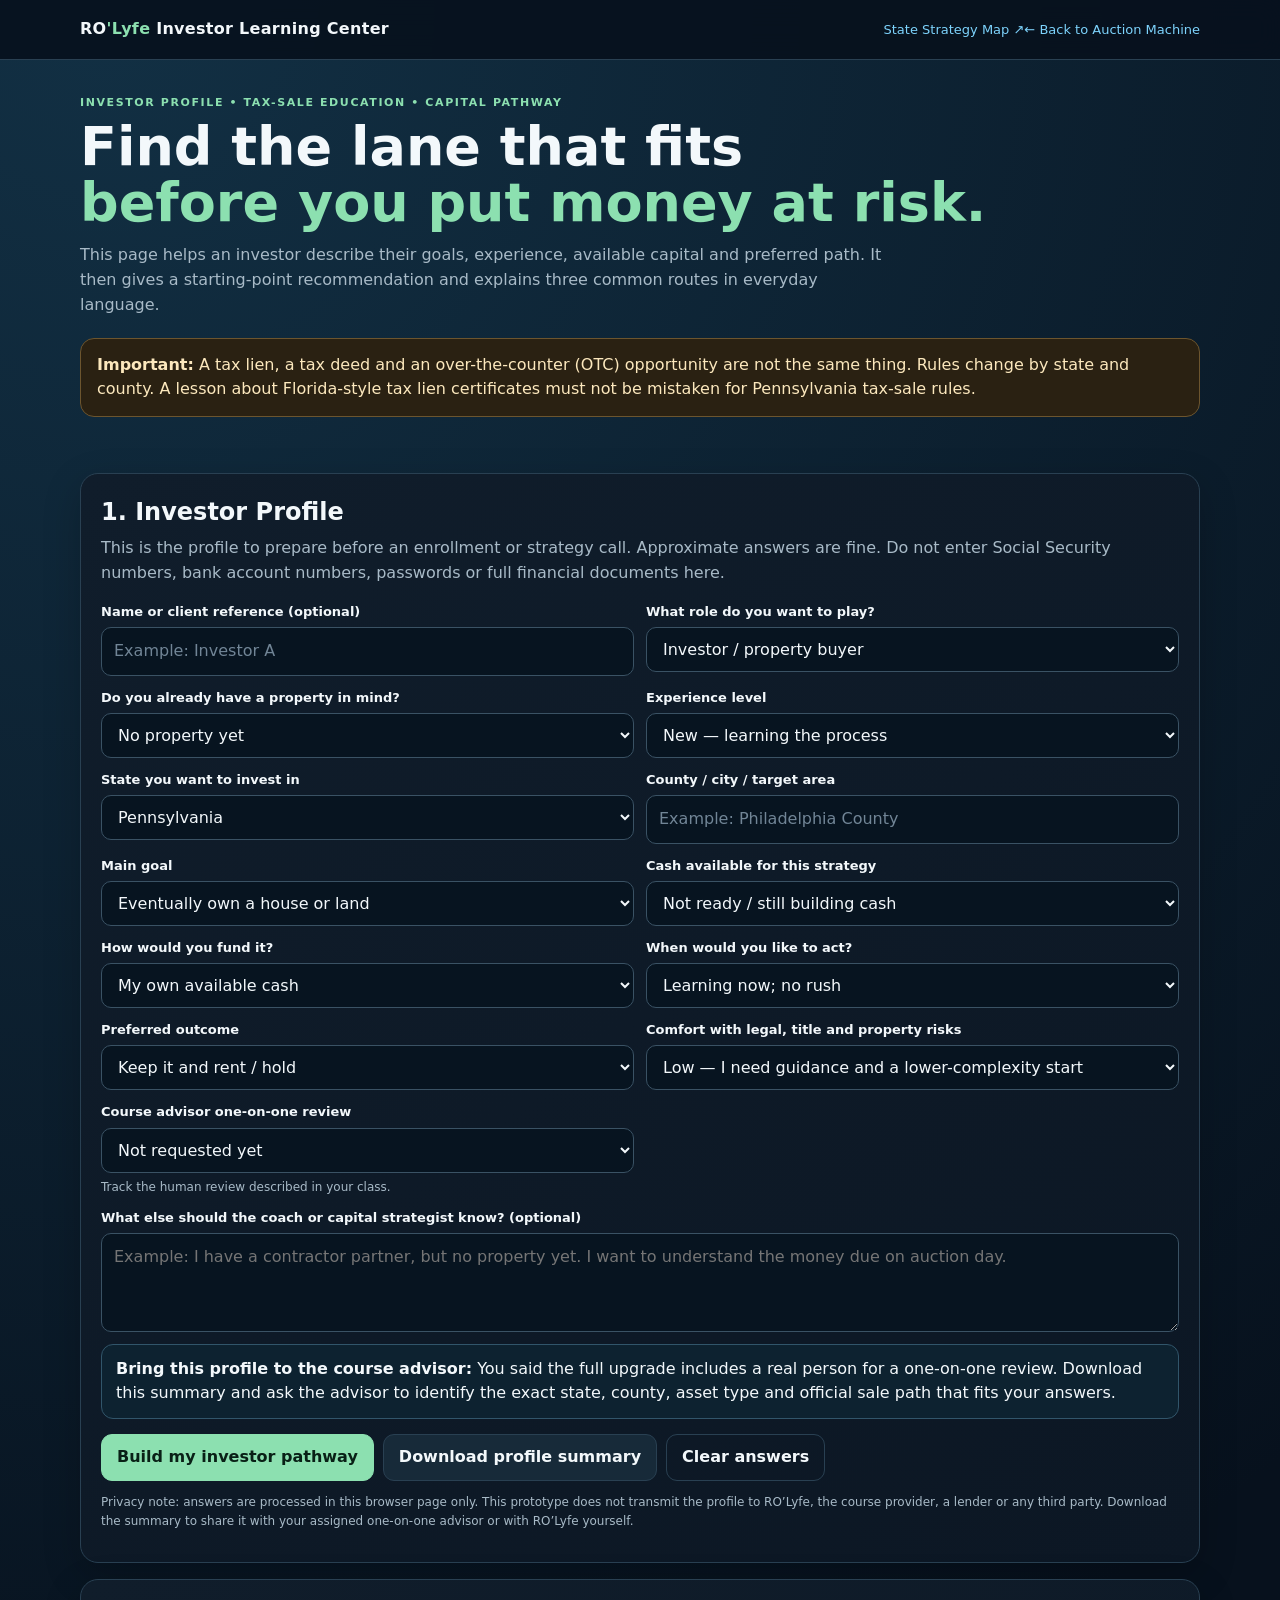
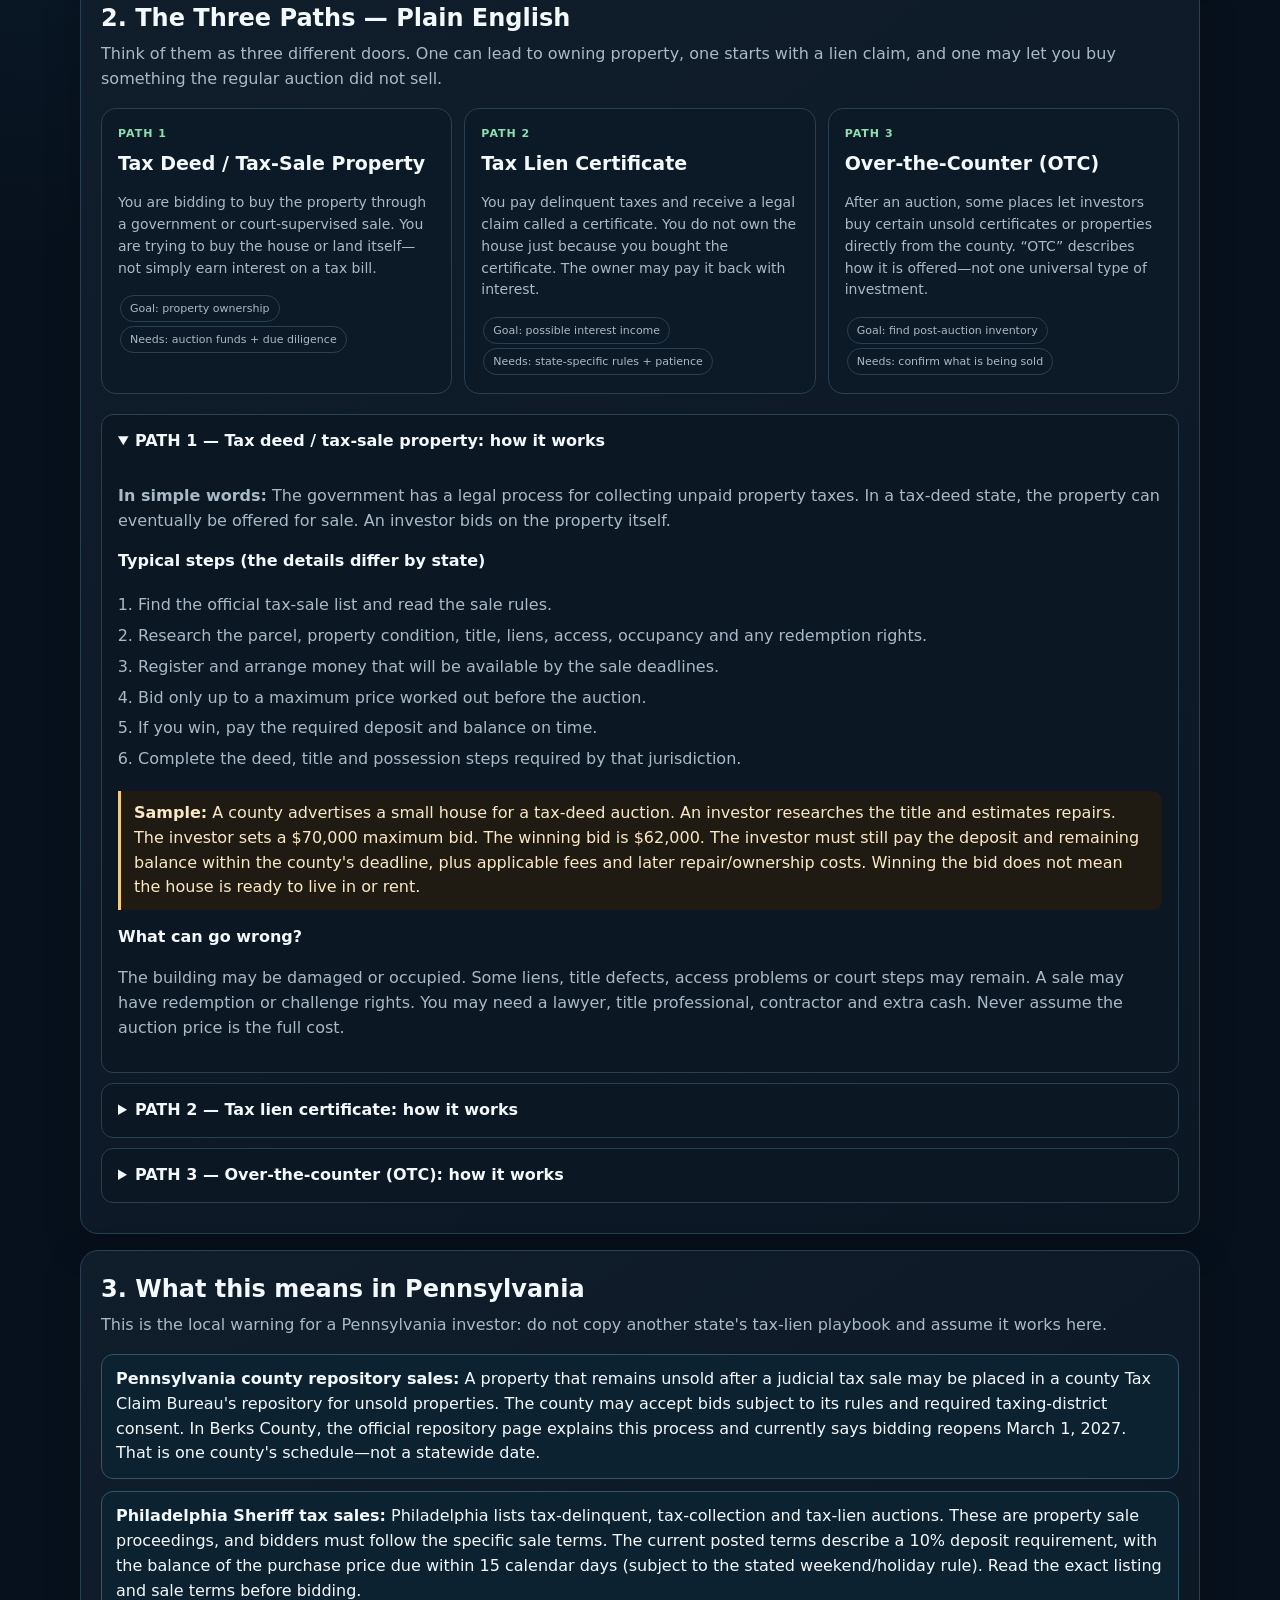
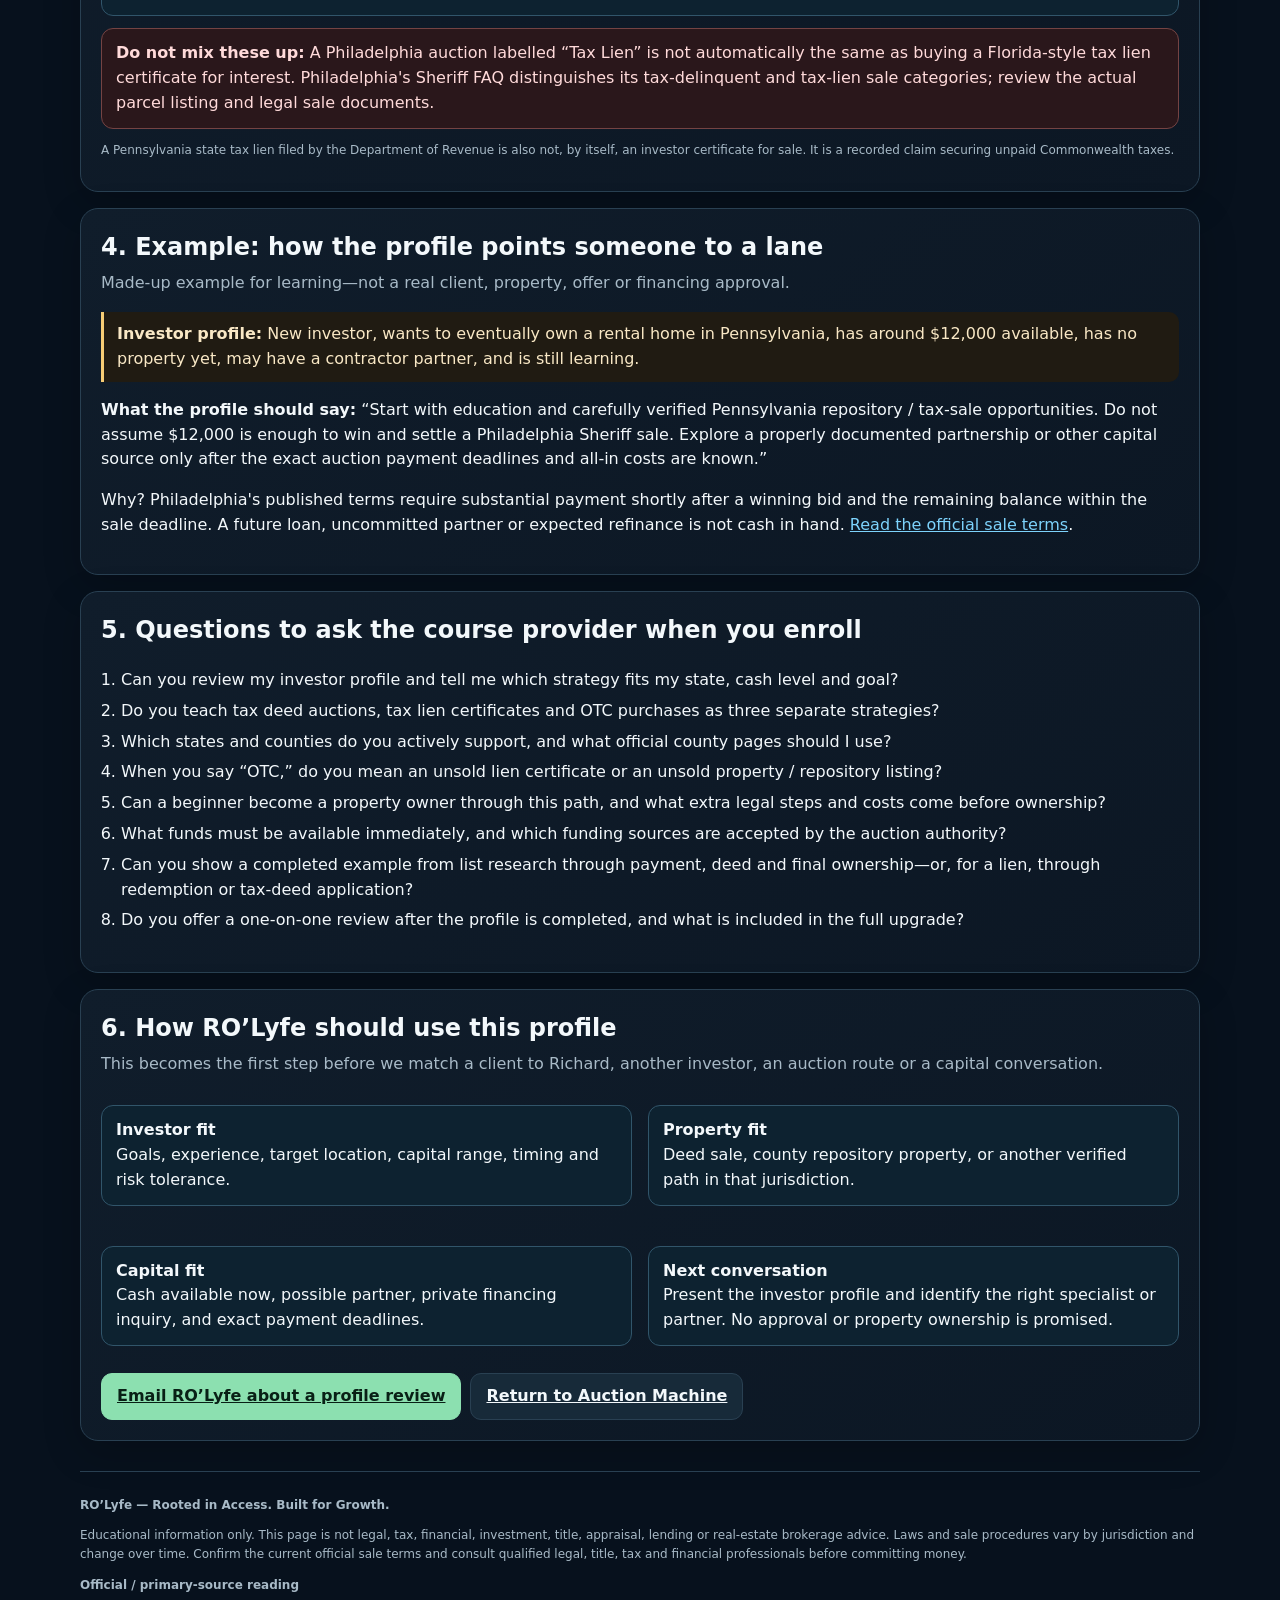
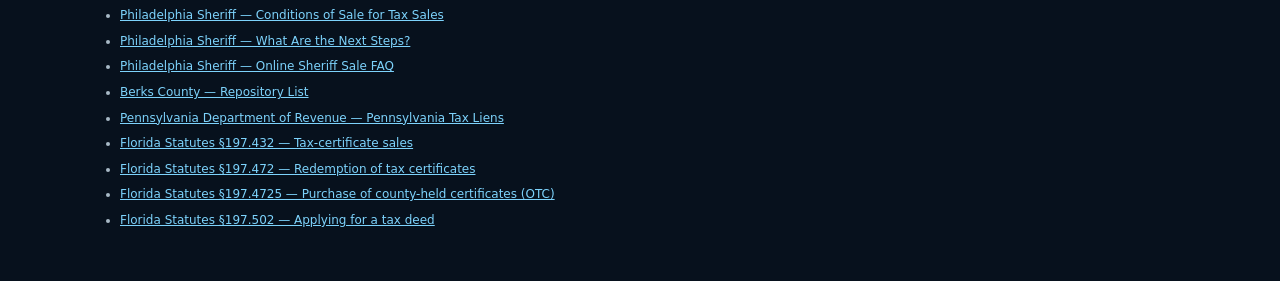
<file: investor-pathway.html>
<!doctype html>
<html lang="en">
<head>
<meta charset="utf-8">
<meta name="viewport" content="width=device-width,initial-scale=1">
<meta name="theme-color" content="#07111d">
<meta name="description" content="RO'Lyfe Investor Profile and plain-language Tax Deed, Tax Lien and Over-the-Counter education center.">
<title>RO'Lyfe Investor Profile & Learning Center</title>
<style>
:root{color-scheme:dark;--bg:#07111d;--panel:#101d2b;--panel2:#0c1724;--line:#294052;--text:#f3f8fb;--muted:#a8bac7;--green:#8ce0b0;--blue:#7dd3fc;--gold:#f6cc75;--red:#f59c9c}
*{box-sizing:border-box}body{margin:0;background:radial-gradient(circle at 8% 0%,#123044 0,transparent 36%),var(--bg);color:var(--text);font:16px/1.55 system-ui,-apple-system,Segoe UI,sans-serif}
a{color:var(--blue)}button,input,select,textarea{font:inherit}button{cursor:pointer}html,body{width:100%;max-width:100%;overflow-x:hidden}.wrap,.panel,.grid,.fields,.route-grid,.route{min-width:0}input,select,textarea{max-width:100%}.route p,.detail,.notice{overflow-wrap:anywhere}
.wrap{width:min(1120px,calc(100% - 28px));margin:auto}.top{padding:17px 0;border-bottom:1px solid var(--line);background:#07111de8;position:sticky;top:0;z-index:5;backdrop-filter:blur(12px)}.top .wrap{display:flex;gap:14px;justify-content:space-between;align-items:center;flex-wrap:wrap}.brand{font-weight:900;letter-spacing:.3px}.brand span{color:var(--green)}.top a{font-size:13px;text-decoration:none}.hero{padding:34px 0 20px}.eyebrow{font-size:11px;letter-spacing:1.6px;font-weight:900;color:var(--green);text-transform:uppercase}.hero h1{font-size:clamp(30px,6vw,54px);line-height:1.04;margin:8px 0 12px}.hero p{color:var(--muted);max-width:820px;margin:0}.notice{border:1px solid #6c552e;background:#2a2112;border-radius:14px;padding:14px 16px;margin:20px 0;color:#fce8bd}.grid{display:grid;grid-template-columns:1fr 1fr;gap:16px}.panel{background:linear-gradient(145deg,var(--panel),var(--panel2));border:1px solid var(--line);border-radius:18px;padding:20px;margin:16px 0;box-shadow:0 12px 38px #0003}.panel h2{margin:0 0 5px;font-size:24px}.sub{color:var(--muted);margin:0 0 16px}.pill{display:inline-block;padding:4px 9px;border:1px solid var(--line);border-radius:50px;color:var(--muted);font-size:11px;margin:2px}.fields{display:grid;grid-template-columns:1fr 1fr;gap:12px}.field{display:flex;flex-direction:column;gap:5px}.field.full{grid-column:1/-1}label{font-weight:700;font-size:13px}input,select,textarea{width:100%;padding:11px 12px;border-radius:10px;border:1px solid #3a5264;background:#071420;color:var(--text);min-width:0}input::placeholder{color:#718596}.hint{font-size:12px;color:var(--muted)}.actions{display:flex;gap:9px;flex-wrap:wrap;margin-top:15px}.btn{border:1px solid var(--line);padding:10px 15px;border-radius:11px;background:#172a39;color:var(--text);font-weight:800}.btn.primary{background:var(--green);color:#092016;border-color:var(--green)}.btn.soft{background:transparent}.result{display:none;margin-top:16px;border:1px solid #397654;background:#0b241b;border-radius:14px;padding:16px}.result.show{display:block}.result h3{margin:0 0 6px;color:var(--green)}.route-grid{display:grid;grid-template-columns:repeat(3,1fr);gap:12px}.route{border:1px solid var(--line);background:#0c1926;border-radius:15px;padding:16px}.route h3{margin:7px 0;font-size:19px}.route p{color:var(--muted);font-size:14px}.route .tag{font-size:11px;font-weight:900;color:var(--green);letter-spacing:1px;text-transform:uppercase}.learn{margin-top:20px}.learn details{border:1px solid var(--line);border-radius:12px;margin:10px 0;background:#0b1723;overflow:hidden}.learn summary{padding:14px 16px;font-weight:800;cursor:pointer}.detail{padding:0 16px 16px;color:var(--muted)}.detail h4{color:var(--text);margin:15px 0 4px}.example{border-left:3px solid var(--gold);padding:10px 13px;margin:10px 0;background:#201b12;border-radius:0 10px 10px 0;color:#f9e8c5}.steps{padding-left:20px}.steps li{padding:3px 0}.callout{padding:12px 14px;border:1px solid #31556a;background:#0d2230;border-radius:12px;margin:12px 0}.warning{padding:12px 14px;border:1px solid #744343;background:#2a171b;border-radius:12px;color:#ffdada;margin:12px 0}.foot{border-top:1px solid var(--line);margin-top:30px;padding:24px 0 40px;color:var(--muted);font-size:12px}.source-list li{margin:7px 0}.tiny{font-size:12px;color:var(--muted)}
@media(max-width:760px){.wrap{width:min(100% - 20px,680px)}.hero{padding:24px 0 12px}.hero h1{font-size:clamp(28px,8vw,42px)}.grid,.route-grid,.fields{grid-template-columns:minmax(0,1fr)}.field.full{grid-column:auto}.panel{padding:13px;margin:12px 0}.top .wrap{align-items:flex-start}.top nav{gap:9px}.actions .btn{max-width:100%;white-space:normal}.top nav{display:flex;flex-wrap:wrap;gap:12px}}
@media(max-width:380px){.wrap{width:calc(100% - 16px)}.panel{padding:11px}.top a{font-size:11px}.route{padding:12px}}
</style>
</head>
<body>
<header class="top"><div class="wrap"><div class="brand">RO<span>'Lyfe</span> Investor Learning Center</div><nav><a href="./tax-sale-state-guide.html">State Strategy Map ↗</a><a href="./index.html">← Back to Auction Machine</a></nav></div></header>
<main class="wrap">
<section class="hero">
<div class="eyebrow">Investor profile • Tax-sale education • Capital pathway</div>
<h1>Find the lane that fits<br><span style="color:var(--green)">before you put money at risk.</span></h1>
<p>This page helps an investor describe their goals, experience, available capital and preferred path. It then gives a starting-point recommendation and explains three common routes in everyday language.</p>
<div class="notice"><strong>Important:</strong> A tax lien, a tax deed and an over-the-counter (OTC) opportunity are not the same thing. Rules change by state and county. A lesson about Florida-style tax lien certificates must not be mistaken for Pennsylvania tax-sale rules.</div>
</section>

<section class="panel" id="profile">
<h2>1. Investor Profile</h2>
<p class="sub">This is the profile to prepare before an enrollment or strategy call. Approximate answers are fine. Do not enter Social Security numbers, bank account numbers, passwords or full financial documents here.</p>
<div class="fields">
<div class="field"><label for="investorName">Name or client reference (optional)</label><input id="investorName" placeholder="Example: Investor A"></div>
<div class="field"><label for="role">What role do you want to play?</label><select id="role"><option value="buyer">Investor / property buyer</option><option value="capital">Capital partner / private investor</option><option value="operator">Contractor / rehab operator</option><option value="referral">Referral source / deal connector</option><option value="learning">Learning first / not sure yet</option></select></div>
<div class="field"><label for="propertyStatus">Do you already have a property in mind?</label><select id="propertyStatus"><option value="none">No property yet</option><option value="researching">I am researching an area or auction list</option><option value="identified">I have an address or parcel to review</option><option value="auction">I know the auction date or am registered to bid</option><option value="underway">I am already under contract or have won a sale</option></select></div>
<div class="field"><label for="experience">Experience level</label><select id="experience"><option value="new">New — learning the process</option><option value="some">Some experience — researched or participated</option><option value="experienced">Experienced — completed deals</option></select></div>
<div class="field"><label for="state">State you want to invest in</label><select id="state"><option value="PA">Pennsylvania</option><option value="FL">Florida</option><option value="AZ">Arizona</option><option value="CO">Colorado</option><option value="IL">Illinois</option><option value="MD">Maryland</option><option value="NJ">New Jersey</option><option value="CA">California</option><option value="GA">Georgia</option><option value="SC">South Carolina</option><option value="TX">Texas</option><option value="other">Another state / multiple states</option></select></div>
<div class="field"><label for="county">County / city / target area</label><input id="county" placeholder="Example: Philadelphia County"></div>
<div class="field"><label for="goal">Main goal</label><select id="goal"><option value="own">Eventually own a house or land</option><option value="income">Earn interest from a lien investment</option><option value="otc">Find unsold / over-the-counter opportunities</option><option value="partner">Partner with an investor or capital provider</option><option value="learn">Learn first — not sure yet</option></select></div>
<div class="field"><label for="cash">Cash available for this strategy</label><select id="cash"><option value="0">Not ready / still building cash</option><option value="5000">Under $5,000</option><option value="15000">$5,000–$14,999</option><option value="25000">$15,000–$24,999</option><option value="50000">$25,000–$49,999</option><option value="100000">$50,000–$99,999</option><option value="100001">$100,000 or more</option></select></div>
<div class="field"><label for="capital">How would you fund it?</label><select id="capital"><option value="cash">My own available cash</option><option value="private">Private / hard-money financing may be available</option><option value="partner">I may bring in a cash partner / joint venture</option><option value="need">I need help finding a capital path</option><option value="unknown">I do not know yet</option></select></div>
<div class="field"><label for="timeline">When would you like to act?</label><select id="timeline"><option value="learn">Learning now; no rush</option><option value="90">Within 90 days</option><option value="6m">Within 3–6 months</option><option value="later">Six months or later</option></select></div>
<div class="field"><label for="exit">Preferred outcome</label><select id="exit"><option value="hold">Keep it and rent / hold</option><option value="flip">Repair and resell</option><option value="reside">Potential personal use</option><option value="yield">Interest / yield rather than owning</option><option value="decide">Need help deciding</option></select></div>
<div class="field"><label for="risk">Comfort with legal, title and property risks</label><select id="risk"><option value="low">Low — I need guidance and a lower-complexity start</option><option value="medium">Medium — willing to learn and use professionals</option><option value="high">High — experienced team and professional support</option></select></div>
<div class="field"><label for="advisorReview">Course advisor one-on-one review</label><select id="advisorReview"><option value="not-requested">Not requested yet</option><option value="included">Included with full upgrade / ready to schedule</option><option value="booked">Review booked</option><option value="completed">Review completed</option></select><span class="hint">Track the human review described in your class.</span></div>
<div class="field full"><label for="notes">What else should the coach or capital strategist know? (optional)</label><textarea id="notes" rows="3" placeholder="Example: I have a contractor partner, but no property yet. I want to understand the money due on auction day."></textarea></div>
</div>
<div class="callout"><strong>Bring this profile to the course advisor:</strong> You said the full upgrade includes a real person for a one-on-one review. Download this summary and ask the advisor to identify the exact state, county, asset type and official sale path that fits your answers.</div>
<div class="actions"><button class="btn primary" type="button" onclick="buildProfile()">Build my investor pathway</button><button class="btn" type="button" onclick="downloadProfile()">Download profile summary</button><button class="btn soft" type="button" onclick="clearProfile()">Clear answers</button></div>
<div id="profileResult" class="result" aria-live="polite"></div>
<p class="tiny">Privacy note: answers are processed in this browser page only. This prototype does not transmit the profile to RO’Lyfe, the course provider, a lender or any third party. Download the summary to share it with your assigned one-on-one advisor or with RO’Lyfe yourself.</p>
</section>

<section class="panel" id="three-paths">
<h2>2. The Three Paths — Plain English</h2>
<p class="sub">Think of them as three different doors. One can lead to owning property, one starts with a lien claim, and one may let you buy something the regular auction did not sell.</p>
<div class="route-grid">
<article class="route"><div class="tag">Path 1</div><h3>Tax Deed / Tax-Sale Property</h3><p>You are bidding to buy the property through a government or court-supervised sale. You are trying to buy the house or land itself—not simply earn interest on a tax bill.</p><span class="pill">Goal: property ownership</span><span class="pill">Needs: auction funds + due diligence</span></article>
<article class="route"><div class="tag">Path 2</div><h3>Tax Lien Certificate</h3><p>You pay delinquent taxes and receive a legal claim called a certificate. You do not own the house just because you bought the certificate. The owner may pay it back with interest.</p><span class="pill">Goal: possible interest income</span><span class="pill">Needs: state-specific rules + patience</span></article>
<article class="route"><div class="tag">Path 3</div><h3>Over-the-Counter (OTC)</h3><p>After an auction, some places let investors buy certain unsold certificates or properties directly from the county. “OTC” describes how it is offered—not one universal type of investment.</p><span class="pill">Goal: find post-auction inventory</span><span class="pill">Needs: confirm what is being sold</span></article>
</div>

<div class="learn">
<details open>
<summary>PATH 1 — Tax deed / tax-sale property: how it works</summary>
<div class="detail">
<p><strong>In simple words:</strong> The government has a legal process for collecting unpaid property taxes. In a tax-deed state, the property can eventually be offered for sale. An investor bids on the property itself.</p>
<h4>Typical steps (the details differ by state)</h4>
<ol class="steps"><li>Find the official tax-sale list and read the sale rules.</li><li>Research the parcel, property condition, title, liens, access, occupancy and any redemption rights.</li><li>Register and arrange money that will be available by the sale deadlines.</li><li>Bid only up to a maximum price worked out before the auction.</li><li>If you win, pay the required deposit and balance on time.</li><li>Complete the deed, title and possession steps required by that jurisdiction.</li></ol>
<div class="example"><strong>Sample:</strong> A county advertises a small house for a tax-deed auction. An investor researches the title and estimates repairs. The investor sets a $70,000 maximum bid. The winning bid is $62,000. The investor must still pay the deposit and remaining balance within the county's deadline, plus applicable fees and later repair/ownership costs. Winning the bid does not mean the house is ready to live in or rent.</div>
<h4>What can go wrong?</h4>
<p>The building may be damaged or occupied. Some liens, title defects, access problems or court steps may remain. A sale may have redemption or challenge rights. You may need a lawyer, title professional, contractor and extra cash. Never assume the auction price is the full cost.</p>
</div>
</details>

<details>
<summary>PATH 2 — Tax lien certificate: how it works</summary>
<div class="detail">
<p><strong>In simple words:</strong> You are buying a claim for unpaid taxes—not buying the home. The property owner may pay the tax debt to clear the claim. If that happens, the investor receives the amount due under the state's rules, which may include interest and costs.</p>
<h4>Typical steps in a certificate state</h4>
<ol class="steps"><li>Check whether that state actually sells tax lien certificates to private investors.</li><li>Review the parcel and all rules before bidding or buying.</li><li>Purchase the certificate and track its deadlines.</li><li>If the owner redeems, collect the amount paid under the statute.</li><li>If the owner does not redeem, you may be able to start a separate legal tax-deed process after the required waiting period.</li><li>That next process can require more money, notices, searches, fees and possibly another auction. Ownership is not automatic.</li></ol>
<div class="callout"><strong>Florida example — not a Pennsylvania rule:</strong> Under Florida Statute §197.502, a certificate holder may apply for a tax deed after at least two years have elapsed since April 1 of the certificate year. The holder must pay for other outstanding certificates, unpaid taxes and required costs. The clerk then conducts a separate property sale. Redemption can still happen before the legal cutoff under §197.472. This is why “wait two years and the house is yours” is not accurate.</div>
<div class="example"><strong>Sample interest outcome:</strong> Suppose an investor buys a $4,000 certificate in a state where the applicable example rate is 12% per year. If it is redeemed after one year and the rules allow that full calculation, the simple-interest illustration is $480 before costs and taxes. The investor receives the certificate amount plus the amount legally due. This is an illustration—not a promised rate or return.</div>
<div class="warning"><strong>Important:</strong> If the owner does not pay, do not change the story to “the investor gets the house.” The investor must follow every notice, deadline and tax-deed / foreclosure step, pay required additional amounts, and may still have to compete at a property auction.</div>
</div>
</details>

<details>
<summary>PATH 3 — Over-the-counter (OTC): how it works</summary>
<div class="detail">
<p><strong>In simple words:</strong> A tax item was offered at the regular auction but did not sell, or it was retained by the county. In places that allow it, the county may offer it directly afterward. There may be no live bidding war, but the county's price, fees and eligibility rules still apply.</p>
<h4>There are two different things people call “OTC”</h4>
<ul class="steps"><li><strong>OTC lien certificate:</strong> You buy an unsold or county-held tax certificate. It is still a lien claim, not a house. Redemption and any later tax-deed process follow the state's law.</li><li><strong>OTC / repository property:</strong> You make an offer on an unsold property held by a county after an earlier sale. If approved and paid for, the county may convey the property by deed, subject to that county's process.</li></ul>
<div class="example"><strong>Sample certificate:</strong> A county's auction ends with a $3,500 tax certificate still held by the county. The county's rules allow an investor to purchase it later. The investor pays the amount the county requires. The investor now owns the certificate—not the house. The owner may still redeem it, or the investor may later qualify to begin a tax-deed process.</div>
<div class="callout"><strong>Florida OTC certificate example:</strong> Florida Statute §197.4725 allows a person to purchase a county-held tax certificate after it is issued and before a tax-deed application is made. The buyer pays the certificate amount plus interest, costs and charges. The purchase does not transfer the home.</div>
<div class="example"><strong>Sample repository property:</strong> A Pennsylvania property remains unsold after a judicial tax sale. The county places it on a repository list and may accept a qualified offer under its rules. If the offer is accepted and the buyer pays, the county arranges a deed. That is an OTC property purchase, not a tax-lien certificate investment.</div>
</div>
</details>
</div>
</section>

<section class="panel">
<h2>3. What this means in Pennsylvania</h2>
<p class="sub">This is the local warning for a Pennsylvania investor: do not copy another state's tax-lien playbook and assume it works here.</p>
<div class="callout"><strong>Pennsylvania county repository sales:</strong> A property that remains unsold after a judicial tax sale may be placed in a county Tax Claim Bureau's repository for unsold properties. The county may accept bids subject to its rules and required taxing-district consent. In Berks County, the official repository page explains this process and currently says bidding reopens March 1, 2027. That is one county's schedule—not a statewide date.</div>
<div class="callout"><strong>Philadelphia Sheriff tax sales:</strong> Philadelphia lists tax-delinquent, tax-collection and tax-lien auctions. These are property sale proceedings, and bidders must follow the specific sale terms. The current posted terms describe a 10% deposit requirement, with the balance of the purchase price due within 15 calendar days (subject to the stated weekend/holiday rule). Read the exact listing and sale terms before bidding.</div>
<div class="warning"><strong>Do not mix these up:</strong> A Philadelphia auction labelled “Tax Lien” is not automatically the same as buying a Florida-style tax lien certificate for interest. Philadelphia's Sheriff FAQ distinguishes its tax-delinquent and tax-lien sale categories; review the actual parcel listing and legal sale documents.</div>
<p class="tiny">A Pennsylvania state tax lien filed by the Department of Revenue is also not, by itself, an investor certificate for sale. It is a recorded claim securing unpaid Commonwealth taxes.</p>
</section>

<section class="panel">
<h2>4. Example: how the profile points someone to a lane</h2>
<p class="sub">Made-up example for learning—not a real client, property, offer or financing approval.</p>
<div class="example"><strong>Investor profile:</strong> New investor, wants to eventually own a rental home in Pennsylvania, has around $12,000 available, has no property yet, may have a contractor partner, and is still learning.</div>
<p><strong>What the profile should say:</strong> “Start with education and carefully verified Pennsylvania repository / tax-sale opportunities. Do not assume $12,000 is enough to win and settle a Philadelphia Sheriff sale. Explore a properly documented partnership or other capital source only after the exact auction payment deadlines and all-in costs are known.”</p>
<p>Why? Philadelphia's published terms require substantial payment shortly after a winning bid and the remaining balance within the sale deadline. A future loan, uncommitted partner or expected refinance is not cash in hand. <a href="https://phillysheriff.com/real-estate/conditions-of-sale-for-tax-sales/" target="_blank" rel="noopener">Read the official sale terms</a>.</p>
</section>

<section class="panel">
<h2>5. Questions to ask the course provider when you enroll</h2>
<ol class="steps">
<li>Can you review my investor profile and tell me which strategy fits my state, cash level and goal?</li>
<li>Do you teach tax deed auctions, tax lien certificates and OTC purchases as three separate strategies?</li>
<li>Which states and counties do you actively support, and what official county pages should I use?</li>
<li>When you say “OTC,” do you mean an unsold lien certificate or an unsold property / repository listing?</li>
<li>Can a beginner become a property owner through this path, and what extra legal steps and costs come before ownership?</li>
<li>What funds must be available immediately, and which funding sources are accepted by the auction authority?</li>
<li>Can you show a completed example from list research through payment, deed and final ownership—or, for a lien, through redemption or tax-deed application?</li>
<li>Do you offer a one-on-one review after the profile is completed, and what is included in the full upgrade?</li>
</ol>
</section>

<section class="panel">
<h2>6. How RO’Lyfe should use this profile</h2>
<p class="sub">This becomes the first step before we match a client to Richard, another investor, an auction route or a capital conversation.</p>
<div class="grid">
<div class="callout"><strong>Investor fit</strong><br>Goals, experience, target location, capital range, timing and risk tolerance.</div>
<div class="callout"><strong>Property fit</strong><br>Deed sale, county repository property, or another verified path in that jurisdiction.</div>
<div class="callout"><strong>Capital fit</strong><br>Cash available now, possible partner, private financing inquiry, and exact payment deadlines.</div>
<div class="callout"><strong>Next conversation</strong><br>Present the investor profile and identify the right specialist or partner. No approval or property ownership is promised.</div>
</div>
<div class="actions"><a class="btn primary" href="mailto:richmoneybroker@gmail.com?subject=RO%27Lyfe%20Investor%20Profile%20Review">Email RO’Lyfe about a profile review</a><a class="btn" href="./index.html">Return to Auction Machine</a></div>
</section>

<footer class="foot">
<strong>RO’Lyfe — Rooted in Access. Built for Growth.</strong>
<p>Educational information only. This page is not legal, tax, financial, investment, title, appraisal, lending or real-estate brokerage advice. Laws and sale procedures vary by jurisdiction and change over time. Confirm the current official sale terms and consult qualified legal, title, tax and financial professionals before committing money.</p>
<p><strong>Official / primary-source reading</strong></p>
<ul class="source-list">
<li><a href="https://phillysheriff.com/real-estate/conditions-of-sale-for-tax-sales/" target="_blank" rel="noopener">Philadelphia Sheriff — Conditions of Sale for Tax Sales</a></li>
<li><a href="https://phillysheriff.com/what-are-the-next-steps/" target="_blank" rel="noopener">Philadelphia Sheriff — What Are the Next Steps?</a></li>
<li><a href="https://phillysheriff.com/frequently-asked-questions-about-online-sheriff-sales/" target="_blank" rel="noopener">Philadelphia Sheriff — Online Sheriff Sale FAQ</a></li>
<li><a href="https://www.berkspa.gov/departments/tax-claim-bureau/repository-list" target="_blank" rel="noopener">Berks County — Repository List</a></li>
<li><a href="https://www.pa.gov/agencies/revenue/tax-compliance/pa-tax-liens" target="_blank" rel="noopener">Pennsylvania Department of Revenue — Pennsylvania Tax Liens</a></li>
<li><a href="https://www.leg.state.fl.us/Statutes/index.cfm?App_mode=Display_Statute&URL=0100-0199/0197/Sections/0197.432.html" target="_blank" rel="noopener">Florida Statutes §197.432 — Tax-certificate sales</a></li>
<li><a href="https://www.leg.state.fl.us/statutes/index.cfm?App_mode=Display_Statute&amp;URL=0100-0199%2F0197%2FSections%2F0197.472.html" target="_blank" rel="noopener">Florida Statutes §197.472 — Redemption of tax certificates</a></li>
<li><a href="https://www.leg.state.fl.us/statutes/index.cfm?App_mode=Display_Statute&amp;URL=0100-0199%2F0197%2FSections%2F0197.4725.html" target="_blank" rel="noopener">Florida Statutes §197.4725 — Purchase of county-held certificates (OTC)</a></li>
<li><a href="https://www.leg.state.fl.us/statutes/index.cfm?App_mode=Display_Statute&amp;URL=0100-0199%2F0197%2FSections%2F0197.502.html" target="_blank" rel="noopener">Florida Statutes §197.502 — Applying for a tax deed</a></li>
</ul>
</footer>
</main>
<script>
function v(id){return document.getElementById(id).value.trim()}
function buildProfile(){
 const state=v("state"),goal=v("goal"),cash=Number(v("cash")),capital=v("capital"),risk=v("risk"),exp=v("experience"),name=v("investorName")||"Investor",area=v("county")||"Area not specified";
 const stateGuidance={
  PA:"Pennsylvania: focus on the county tax-claim sale or repository property process. A repository property is an unsold property offer, not a Florida-style private tax-lien certificate.",
  FL:"Florida: a tax certificate is a lien, not the home. A separate tax-deed application and auction may follow; county-held certificates may be available OTC.",
  AZ:"Arizona: a real-property tax-lien certificate is sold. Bidders compete on the interest rate; an unredeemed lien can lead to a court foreclosure process after the statutory three-year point.",
  CO:"Colorado: counties sell tax-lien certificates. If unredeemed, a treasurer's deed process may be started after the statutory waiting period; county-held certificates exist in some counties.",
  IL:"Illinois: a tax-sale purchaser receives a certificate and must follow notice and redemption rules before seeking a judicial tax deed. The usual redemption period can be up to three years, with statutory exceptions.",
  MD:"Maryland: the tax-sale buyer purchases a certificate/lien, not the property. The owner can redeem until the right is finally foreclosed by court order.",
  NJ:"New Jersey: the municipality sells a tax-sale certificate/lien, not the house. Rate bidding and possible premium bidding apply; foreclosure is a separate later legal process.",
  CA:"California: counties auction tax-defaulted property directly; the state does not sell tax-certificate investments. The redemption cutoff is before the auction.",
  GA:"Georgia: county tax sales can convey a tax deed subject to a 12-month redemption right and additional notice steps to bar redemption.",
  SC:"South Carolina: the county sells property at delinquent tax sale; the statutory redemption period is generally 12 months.",
  TX:"Texas: tax foreclosure sales sell the property. Redemption is generally 180 days for many properties and up to two years for qualifying homestead/agricultural property; taxing-unit resale is a separate route.",
  other:"Another / multiple states: confirm the specific county's official sale instrument and rules. Do not assume a lien certificate, tax deed and OTC property process are interchangeable."
 };
 const advisor=v("advisorReview");
 const stateBlock='<div class="callout"><strong>State-specific starting point:</strong> '+stateGuidance[state]+'</div><p><strong>Advisor review status:</strong> '+advisor.replace(/-/g," ")+'</p><p><a href="./tax-sale-state-guide.html">Open the state strategy map for official statutes and county links ↗</a></p>';
 let heading="Start with education and a guided review",lane="LEARN FIRST",why="The answers do not yet show a clear, fully funded path. Learn the local rules and confirm the money and professionals required before bidding.";
 if(goal==="income"){
   if(state==="PA"){heading="Do not assume a Pennsylvania tax-certificate lane";lane="PA TAX-SALE RESEARCH";why="Pennsylvania is not interchangeable with certificate states. Start by reviewing the county Tax Claim Bureau and the exact sale type. If the goal is interest from a tax certificate, ask whether the target state and county actually issue private-investor certificates.";}
   else {heading="Research the tax lien certificate route";lane="TAX LIEN CERTIFICATE";why="Your stated goal is interest rather than owning the house. Verify that the county sells investor certificates, the redemption rules, rate calculation, priority, due diligence and any later deed-application costs.";}
 } else if(goal==="otc"){
   if(state==="PA"){heading="Start with county repository / unsold property lists";lane="PA REPOSITORY / OTC PROPERTY";why="In Pennsylvania, an OTC-style opportunity may be an unsold property in a county repository after judicial sale. It is a property purchase process, not automatically a lien certificate. Check each county's list, approvals, conditions and payment rules.";}
   else {heading="Check the county's OTC inventory";lane="OTC INVENTORY";why="Ask whether OTC means county-held lien certificates or unsold properties. Verify price, fees, eligibility, redemption rights and whether a deed purchase or certificate purchase is being offered.";}
 } else if(goal==="own" || v("exit")==="reside" || v("exit")==="hold"){
   heading=state==="PA"?"Compare Pennsylvania tax-sale and repository property routes":"Compare tax-deed auctions and post-auction inventory";
   lane=state==="PA"?"PA TAX SALE / REPOSITORY":"TAX DEED / PROPERTY SALE";
   why="Your goal is to own property. Focus on the actual property-sale rules, title, liens, condition, occupancy, possession, redemption rights and cash deadlines—not just the advertised opening bid.";
 } else if(goal==="partner" || capital==="partner" || capital==="need"){
   heading="Prepare an investor + capital partner profile";lane="PARTNER / CAPITAL ROUTING";why="Before approaching a partner, document the investor's goal, available cash, target area, experience, timeline and a sample deal budget. A potential lender or partner is not confirmed capital until terms and timing are in writing.";
 }
 let warnings=[];
 if(state==="PA" && goal==="income") warnings.push("Pennsylvania tax-sale labels should not be treated as Florida-style tax lien certificates.");
 if(state==="PA" && cash<15000 && (goal==="own" || goal==="otc")) warnings.push("A smaller cash amount may not meet the payment requirements for a competitive property auction. For Philadelphia Sheriff tax sales, read the live terms; the posted process requires a 10% deposit shortly after winning and the balance within 15 calendar days.");
 if(capital==="private" || capital==="partner" || capital==="need") warnings.push("Do not count proposed financing or a verbal partner promise as available auction cash. Confirm written terms, transfer rules and funding timing before bidding.");
 if(risk==="low" || exp==="new") warnings.push("Begin with education, smaller research exercises and professional review. Do not bid on a property you cannot inspect or legally evaluate.");
 const html='<h3>'+heading+'</h3><p><strong>Suggested lane:</strong> '+lane+'</p><p><strong>Profile:</strong> '+esc(name)+' • role: '+v("role")+' • '+esc(area)+' • '+v("experience")+' • cash range selected: '+labelCash(cash)+'</p><p><strong>Property status:</strong> '+v("propertyStatus")+'</p><p>'+why+'</p>'+(v("role")==="capital"?'<div class="callout">Route this person toward a capital-partner conversation. Confirm investment criteria, funds, timing and documentation before treating capital as available.</div>':v("role")==="operator"?'<div class="callout">Route this person toward the contractor / operator desk to confirm rehab experience, service area, capacity and project estimates.</div>':v("role")==="referral"?'<div class="callout">Route this person toward the referral / deal-introduction desk. Clarify what introduction is requested and any role or compensation terms before proceeding.</div>':'')+(v("propertyStatus")==="none"?'<div class="callout">No property exists yet. Keep this as a client / investor profile and begin criteria-based opportunity sourcing—not property underwriting.</div>':v("propertyStatus")==="identified"||v("propertyStatus")==="auction"||v("propertyStatus")==="underway"?'<div class="callout">A specific deal may exist. Collect the exact address or parcel ID, official sale notice, auction terms and deadlines before reviewing funding.</div>':'<div class="callout">Start by defining the target county and sale type, then monitor official listings.</div>')+warnings.map(x=>'<div class="warning">'+x+'</div>').join("")+'<p><strong>Best next step:</strong> Use your course one-on-one review to identify a specific state, county, official sale type and payment process. Then bring the written route and source documents to RO’Lyfe for independent deal and capital screening.</p>'+stateBlock;
 const box=document.getElementById("profileResult");box.innerHTML=html;box.classList.add("show");window._profileText=strip(html);box.scrollIntoView({behavior:"smooth",block:"nearest"});
}
function labelCash(n){return n===0?"not ready":n===5000?"under $5,000":n===15000?"$5,000–$14,999":n===25000?"$15,000–$24,999":n===50000?"$25,000–$49,999":n===100000?"$50,000–$99,999":"$100,000+"}
function esc(s){return String(s).replace(/[&<>"]/g,c=>({"&":"&amp;","<":"&lt;",">":"&gt;",'"':"&quot;"}[c]))}
function strip(html){const d=document.createElement("div");d.innerHTML=html;return d.innerText}
function downloadProfile(){
 if(!window._profileText)buildProfile();
 const lines=["RO’Lyfe Investor Profile", "Name: "+(v("investorName")||"Not provided"),"Role: "+v("role"),"Property status: "+v("propertyStatus"),"Experience: "+v("experience"),"Target state: "+v("state"),"Target area: "+(v("county")||"Not specified"),"Main goal: "+v("goal"),"Available cash: "+labelCash(Number(v("cash"))),"Capital path: "+v("capital"),"Timeline: "+v("timeline"),"Preferred outcome: "+v("exit"),"Risk comfort: "+v("risk"),"Course advisor review: "+v("advisorReview"),"Notes: "+v("notes"),"",window._profileText||""];
 const blob=new Blob([lines.join("\n")],{type:"text/plain;charset=utf-8"}),url=URL.createObjectURL(blob),a=document.createElement("a");a.href=url;a.download="rolyfe-investor-profile.txt";a.click();URL.revokeObjectURL(url);
}
function clearProfile(){document.querySelectorAll("#profile input,#profile textarea").forEach(x=>x.value="");document.querySelectorAll("#profile select").forEach(x=>x.selectedIndex=0);const r=document.getElementById("profileResult");r.classList.remove("show");r.innerHTML="";window._profileText=""}
</script>
</body></html>
</file>
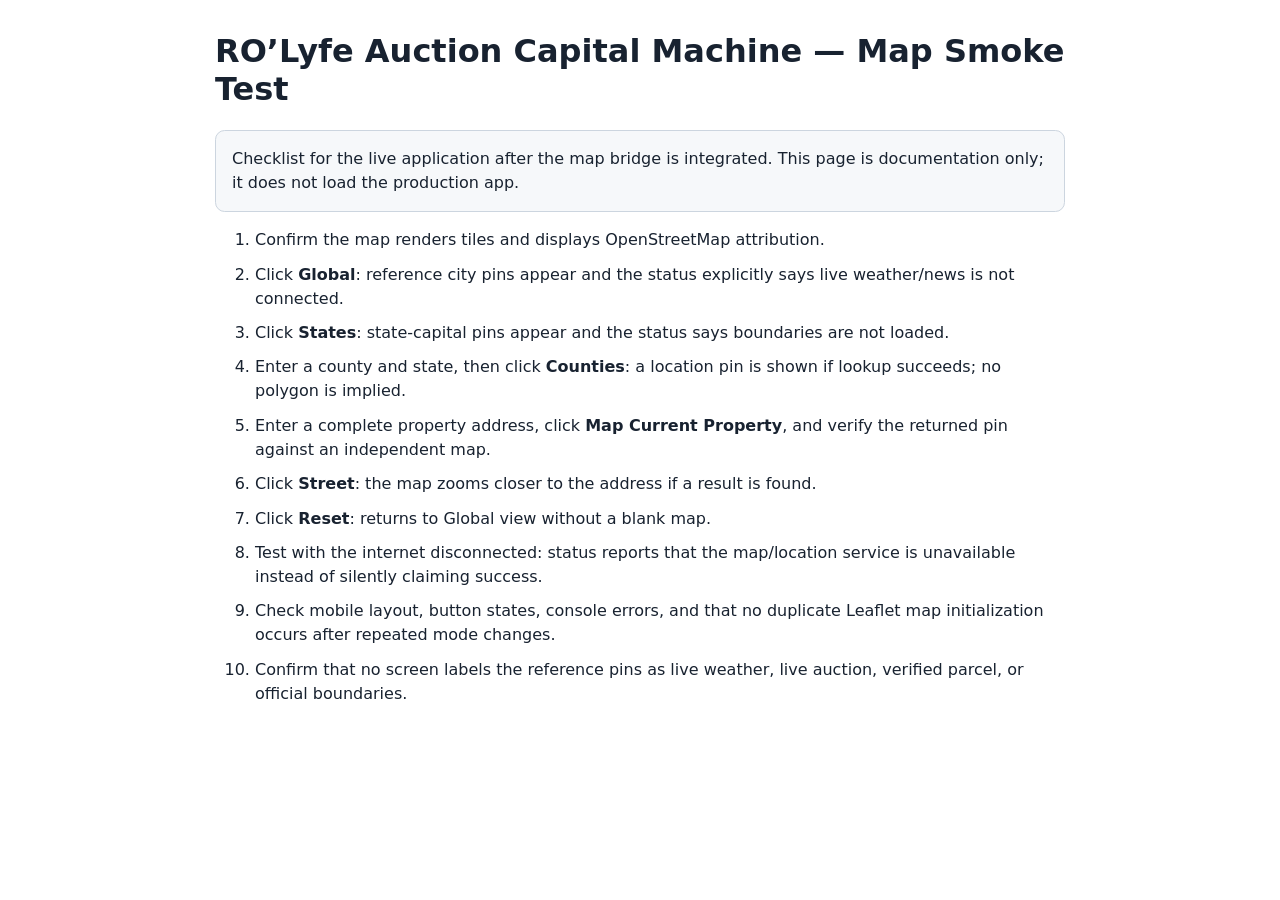
<file: map-smoke-test.html>
<!doctype html>
<html lang="en">
<head>
<meta charset="utf-8">
<meta name="viewport" content="width=device-width, initial-scale=1">
<title>RO’Lyfe Map Repair — Smoke Test</title>
<style>
body{font:16px/1.5 system-ui,sans-serif;max-width:850px;margin:2rem auto;padding:0 1rem;color:#182230}
h1{line-height:1.2}li{margin:.65rem 0}.note{padding:1rem;border:1px solid #ccd5df;border-radius:.6rem;background:#f6f8fa}
</style>
</head>
<body>
<h1>RO’Lyfe Auction Capital Machine — Map Smoke Test</h1>
<p class="note">Checklist for the live application after the map bridge is integrated. This page is documentation only; it does not load the production app.</p>
<ol>
<li>Confirm the map renders tiles and displays OpenStreetMap attribution.</li>
<li>Click <strong>Global</strong>: reference city pins appear and the status explicitly says live weather/news is not connected.</li>
<li>Click <strong>States</strong>: state-capital pins appear and the status says boundaries are not loaded.</li>
<li>Enter a county and state, then click <strong>Counties</strong>: a location pin is shown if lookup succeeds; no polygon is implied.</li>
<li>Enter a complete property address, click <strong>Map Current Property</strong>, and verify the returned pin against an independent map.</li>
<li>Click <strong>Street</strong>: the map zooms closer to the address if a result is found.</li>
<li>Click <strong>Reset</strong>: returns to Global view without a blank map.</li>
<li>Test with the internet disconnected: status reports that the map/location service is unavailable instead of silently claiming success.</li>
<li>Check mobile layout, button states, console errors, and that no duplicate Leaflet map initialization occurs after repeated mode changes.</li>
<li>Confirm that no screen labels the reference pins as live weather, live auction, verified parcel, or official boundaries.</li>
</ol>
</body>
</html>
</file>
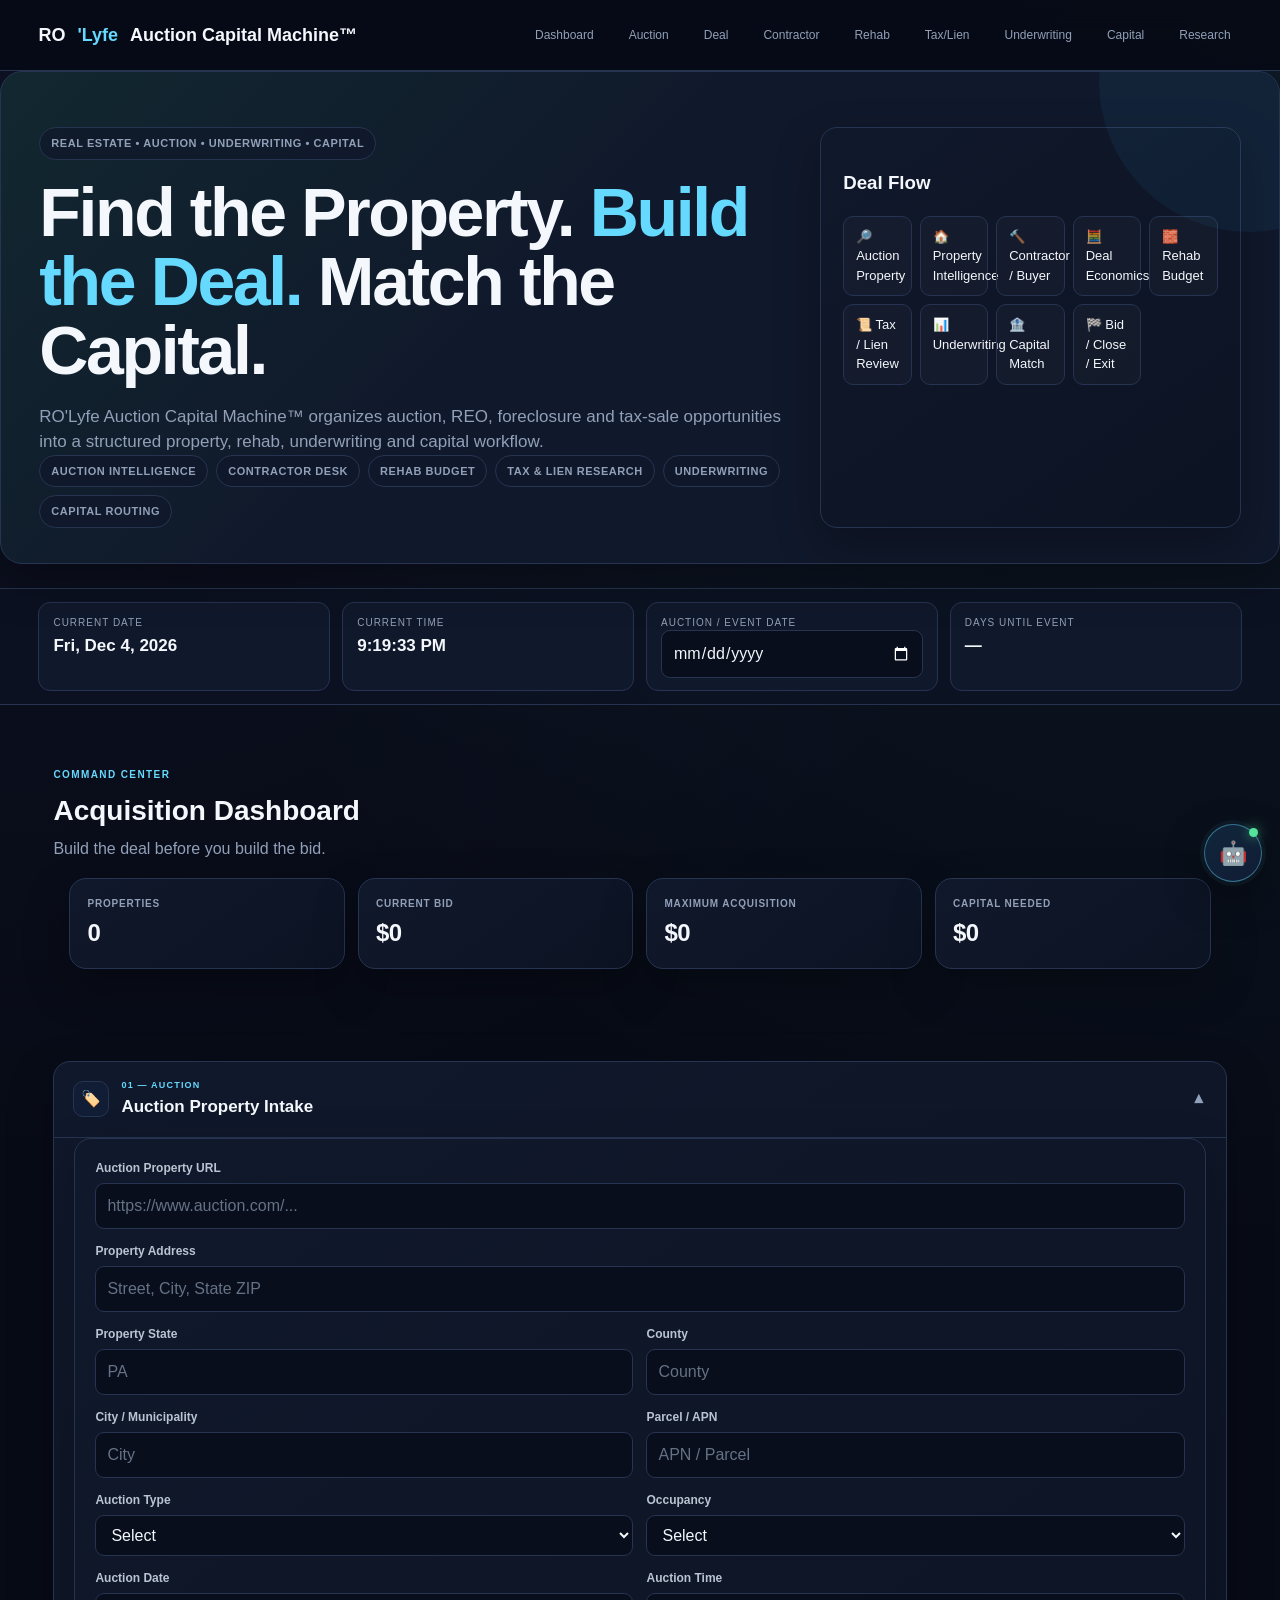
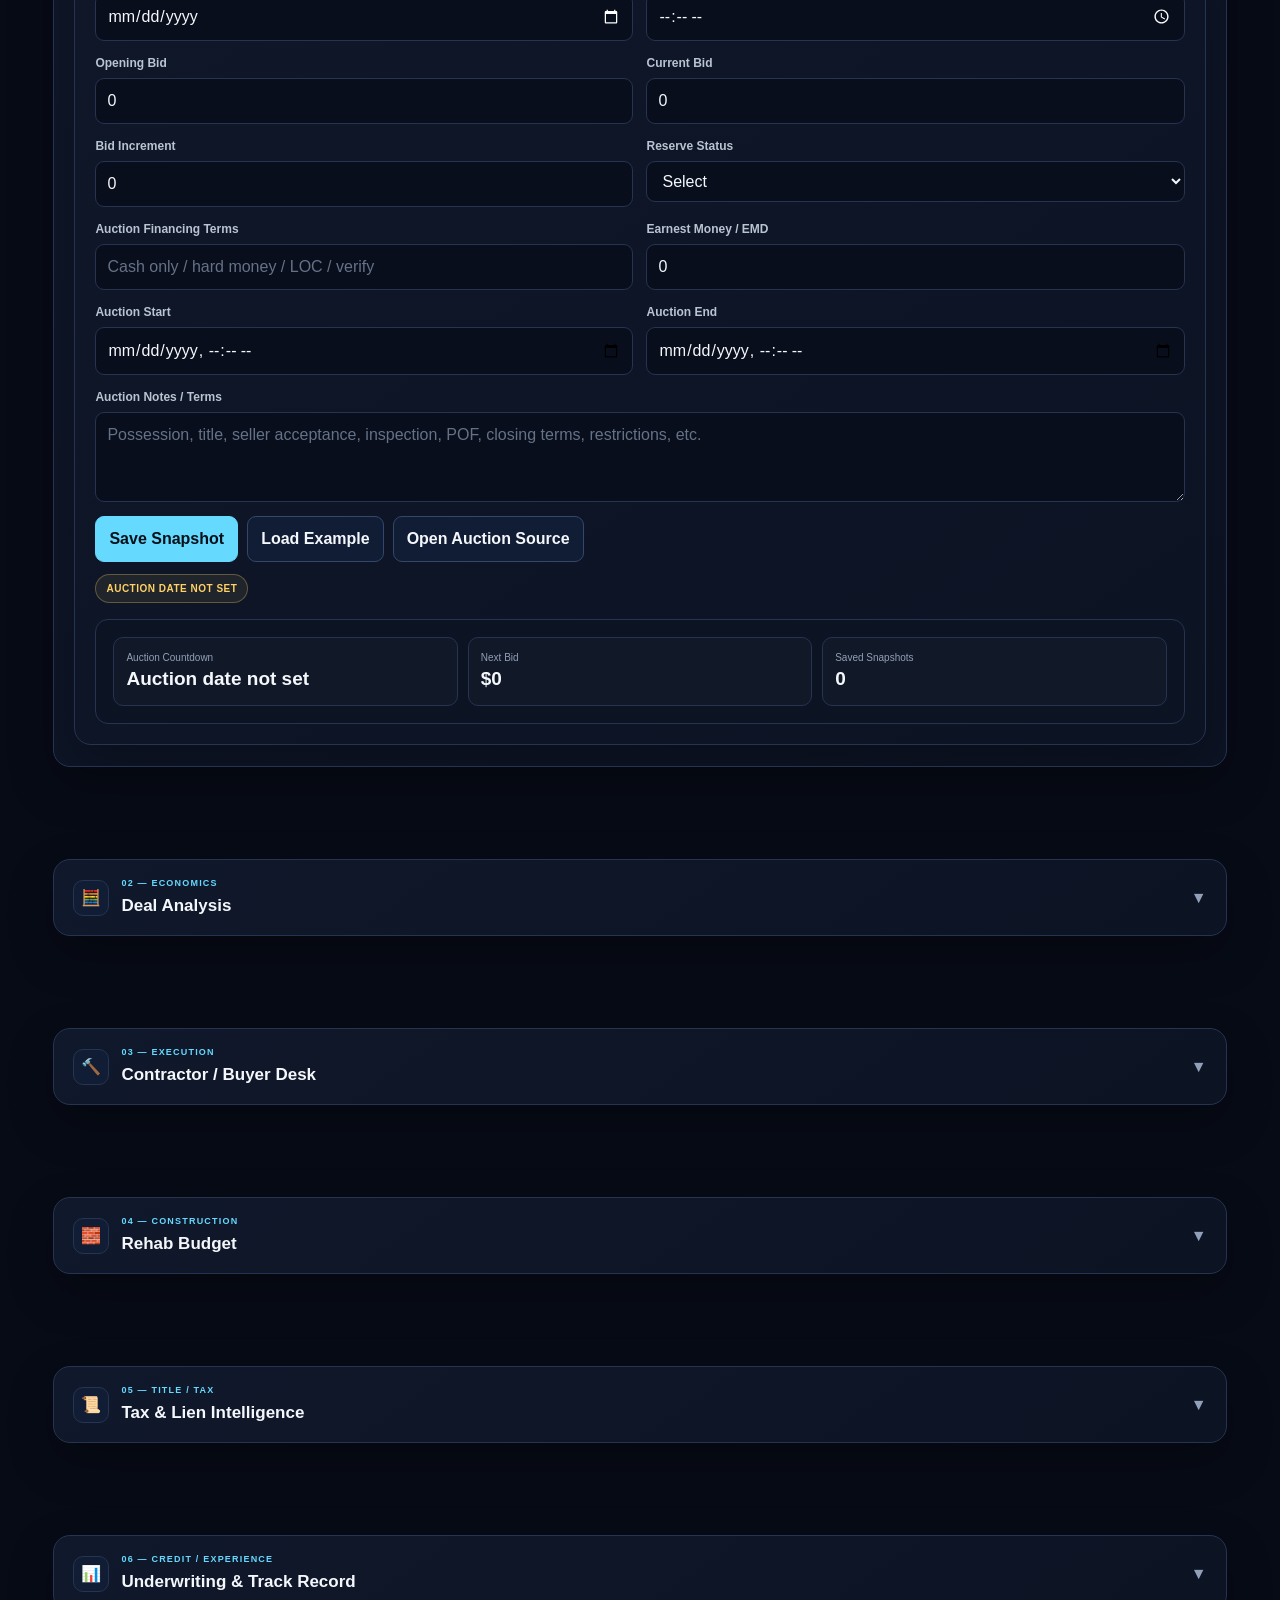
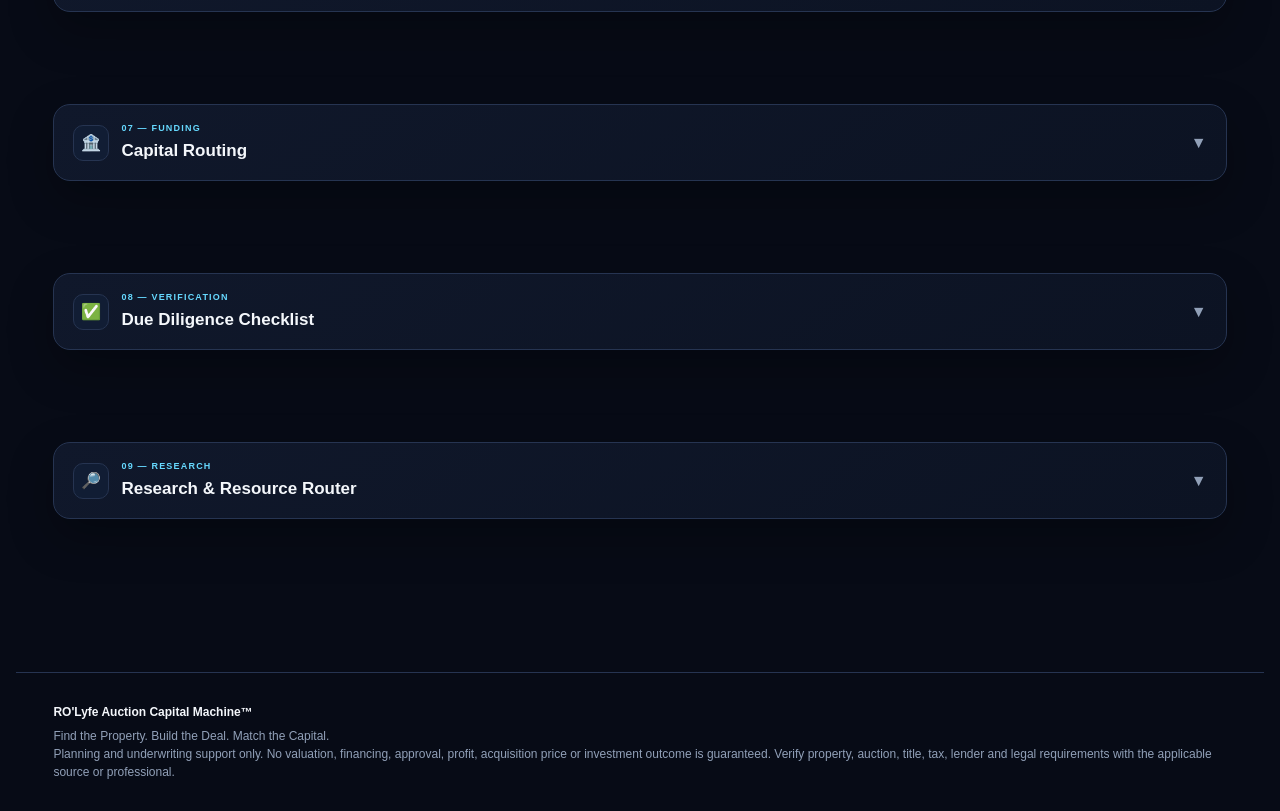
<file: ro-lyfe-auction-capital-machine-index-full-replacement-1 (1).html>
<!DOCTYPE html>
<html lang="en">
<head>
<meta charset="UTF-8">
<meta name="viewport" content="width=device-width, initial-scale=1.0">
<meta name="description" content="RO'Lyfe Auction Capital Machine™ — auction property intelligence, deal analysis, rehab, tax and lien research, underwriting, contractor coordination and capital routing.">
<title>RO'Lyfe Auction Capital Machine™</title>
<link rel="stylesheet" href="./css/machine.css">

<style>
:root{
  --bg:#070b16;--panel:#10182b;--panel2:#0c1323;--panel3:#111d34;
  --border:#263451;--border2:#34476a;--text:#f4f7fb;--muted:#91a0b8;
  --accent:#66d9ff;--accent2:#8c7cff;--green:#54e39a;--yellow:#ffd166;
  --red:#ff6b6b;--orange:#ff9f43;--shadow:0 18px 45px rgba(0,0,0,.28);
}
*{box-sizing:border-box}
html{scroll-behavior:smooth}
body{margin:0;background:radial-gradient(circle at top right,rgba(102,217,255,.07),transparent 30%),radial-gradient(circle at top left,rgba(140,124,255,.06),transparent 28%),var(--bg);color:var(--text);font-family:Arial,Helvetica,sans-serif;line-height:1.5}
a{color:inherit;text-decoration:none} button,input,select,textarea{font:inherit} button{cursor:pointer}
.container{width:min(1220px,94%);margin:auto}
header{position:sticky;top:0;z-index:1000;background:rgba(7,11,22,.96);backdrop-filter:blur(14px);border-bottom:1px solid var(--border)}
.nav{min-height:70px;display:flex;align-items:center;justify-content:space-between;gap:18px}.logo{font-size:18px;font-weight:800}.logo span{color:var(--accent)}
.nav-links{display:flex;gap:13px;flex-wrap:wrap}.nav-links a{color:var(--muted);font-size:12px}.nav-links a:hover{color:var(--text)}
.hero{padding:55px 0 35px}.hero-grid{display:grid;grid-template-columns:1.35fr .75fr;gap:24px;align-items:stretch}
.hero h1{font-size:clamp(38px,6vw,68px);line-height:1.02;margin:18px 0;max-width:800px}.hero h1 span{color:var(--accent)}
.hero p{color:var(--muted);font-size:17px;max-width:760px}.badge,.pill{border:1px solid var(--border);background:rgba(16,24,43,.8);border-radius:999px;padding:7px 11px;color:var(--muted);font-size:11px;display:inline-flex;align-items:center;gap:5px}
.badges{display:flex;gap:8px;flex-wrap:wrap}.hero-card,.card,.form-card,.section-shell,.link-card,.stat,.capital,.underwriting-box{background:linear-gradient(145deg,var(--panel),var(--panel2));border:1px solid var(--border);border-radius:17px;box-shadow:var(--shadow)}
.hero-card{padding:22px}.flow{display:grid;gap:8px;margin-top:15px}.flow div{padding:10px 12px;border:1px solid var(--border);border-radius:10px;background:rgba(255,255,255,.025);font-size:13px}
.live-bar{border-top:1px solid var(--border);border-bottom:1px solid var(--border);background:rgba(12,19,35,.78)}.live-grid{display:grid;grid-template-columns:repeat(4,1fr);gap:12px;padding:13px 0}.live-card{border:1px solid var(--border);border-radius:12px;padding:12px 14px;background:var(--panel)}.live-label{color:var(--muted);font-size:10px;text-transform:uppercase;letter-spacing:1px}.live-value{font-size:17px;font-weight:800;margin-top:3px}
section{padding:34px 0}.section-title{margin-bottom:17px}.section-kicker{color:var(--accent);font-size:10px;font-weight:800;letter-spacing:1.4px;text-transform:uppercase}.section-title h2{font-size:28px;margin:3px 0 5px}.section-title p,.muted{color:var(--muted);margin:0}
.section-shell{overflow:hidden}.section-shell.open .section-content{display:block}.section-content{display:none;padding:0 20px 21px;border-top:1px solid var(--border)}
.section-toggle{width:100%;border:0;background:transparent;color:var(--text);padding:17px 19px;display:flex;align-items:center;justify-content:space-between;text-align:left}.section-toggle:hover{background:rgba(102,217,255,.035)}
.section-toggle-left{display:flex;align-items:center;gap:12px}.section-toggle-icon{width:36px;height:36px;border:1px solid var(--border);border-radius:10px;display:flex;align-items:center;justify-content:center;background:var(--panel3)}.section-toggle-title small{display:block;color:var(--accent);font-size:9px;font-weight:800;letter-spacing:1.2px;text-transform:uppercase}.section-toggle-title strong{display:block;font-size:17px;margin-top:2px}.section-chevron{color:var(--muted);transition:.2s}.section-shell.open .section-chevron{transform:rotate(180deg)}
.dashboard{display:grid;grid-template-columns:repeat(4,1fr);gap:13px}.stat{padding:17px}.stat-label{color:var(--muted);font-size:10px;text-transform:uppercase;letter-spacing:.8px}.stat-value{font-size:24px;font-weight:800;margin-top:4px}
.form-card{padding:20px}.form-grid{display:grid;grid-template-columns:repeat(2,1fr);gap:13px}.field{display:flex;flex-direction:column;gap:6px}.field.full{grid-column:1/-1}label{color:var(--muted);font-size:11px;font-weight:600}
input,select,textarea{width:100%;background:#080e1c;color:var(--text);border:1px solid var(--border);border-radius:9px;padding:10px 11px;outline:none}input:focus,select:focus,textarea:focus{border-color:var(--accent);box-shadow:0 0 0 2px rgba(102,217,255,.08)}textarea{min-height:90px;resize:vertical}input[type=checkbox]{width:auto}input[type=date],input[type=time]{color-scheme:dark}
.grid{display:grid;grid-template-columns:repeat(3,1fr);gap:15px}.card{padding:18px}.card h3{margin-top:0}.card p{color:var(--muted);font-size:13px}
.result{margin-top:16px;border:1px solid var(--border);border-radius:13px;padding:17px;background:var(--panel2)}.result-grid{display:grid;grid-template-columns:repeat(3,1fr);gap:10px}.result-item{padding:12px;border:1px solid var(--border);border-radius:10px;background:rgba(255,255,255,.02)}.result-item span{display:block;color:var(--muted);font-size:10px}.result-item strong{font-size:19px}
.status{display:inline-flex;align-items:center;gap:6px;padding:6px 10px;border-radius:999px;font-size:10px;font-weight:700;margin-top:12px}.status.green{color:var(--green);border:1px solid rgba(84,227,154,.3);background:rgba(84,227,154,.08)}.status.yellow{color:var(--yellow);border:1px solid rgba(255,209,102,.3);background:rgba(255,209,102,.08)}.status.red{color:var(--red);border:1px solid rgba(255,107,107,.3);background:rgba(255,107,107,.08)}
.button-row{display:flex;flex-wrap:wrap;gap:9px;margin-top:14px}.btn,.action-btn{display:inline-flex;align-items:center;justify-content:center;gap:6px;border:1px solid var(--border2);border-radius:9px;padding:10px 13px;font-weight:700;background:var(--panel3);color:var(--text);transition:.15s}.btn.primary,.action-btn.primary{background:var(--accent);border-color:var(--accent);color:#06101a}.btn:hover,.action-btn:hover{transform:translateY(-1px);border-color:var(--accent)}
.checklist{display:grid;gap:8px}.check{display:flex;gap:9px;align-items:flex-start;padding:11px;border:1px solid var(--border);border-radius:10px;color:var(--muted);background:rgba(255,255,255,.015)}.check input{margin-top:3px}
.capital-grid{display:grid;grid-template-columns:repeat(4,1fr);gap:12px}.capital{padding:16px}.capital strong{display:block;margin-bottom:5px}.capital small{color:var(--muted)}
.link-grid{display:grid;grid-template-columns:repeat(4,1fr);gap:13px}.link-card{padding:16px;display:flex;flex-direction:column}.link-card h3{margin:0 0 6px;font-size:15px}.link-card p{color:var(--muted);font-size:12px;flex:1;margin:0 0 13px}
.budget-table-wrap{overflow-x:auto;border:1px solid var(--border);border-radius:12px;margin-top:15px}.budget-table{width:100%;border-collapse:collapse;min-width:700px}.budget-table th,.budget-table td{padding:8px 10px;border-bottom:1px solid var(--border);text-align:left}.budget-table th{color:var(--muted);font-size:10px;text-transform:uppercase}.budget-table td{font-size:12px}.budget-table input{padding:7px}.budget-total{display:flex;justify-content:flex-end;gap:20px;padding:13px;font-weight:800}
.underwriting-grid{display:grid;grid-template-columns:repeat(3,1fr);gap:12px}.underwriting-box{padding:14px;background:var(--panel2)}.underwriting-box span{display:block;color:var(--muted);font-size:10px}.underwriting-box strong{display:block;font-size:20px;margin-top:2px}
.dynamic-row{border:1px solid var(--border);border-radius:12px;padding:13px;margin-top:10px;background:rgba(255,255,255,.015)}.row-grid{display:grid;grid-template-columns:repeat(4,1fr);gap:9px}
.ai-underwriter-float{position:fixed;right:18px;bottom:18px;z-index:2000}.ai-underwriter-button{position:relative;width:58px;height:58px;border-radius:50%;border:1px solid rgba(102,217,255,.45);background:linear-gradient(145deg,#10263b,#111d34);color:var(--accent);box-shadow:0 0 0 4px rgba(102,217,255,.05),0 15px 40px rgba(0,0,0,.4);font-size:23px}.ai-dot{position:absolute;width:9px;height:9px;border-radius:50%;background:var(--green);right:3px;top:3px;box-shadow:0 0 12px rgba(84,227,154,.7)}
.ai-underwriter-panel{position:fixed;right:18px;bottom:88px;z-index:2001;width:min(400px,calc(100vw - 28px));height:520px;background:rgba(10,16,30,.985);border:1px solid var(--border2);border-radius:18px;box-shadow:0 25px 70px rgba(0,0,0,.55);display:none;flex-direction:column;overflow:hidden}.ai-underwriter-panel.open{display:flex}
.ai-header{padding:14px 16px;border-bottom:1px solid var(--border);display:flex;justify-content:space-between;align-items:center;background:linear-gradient(145deg,var(--panel),var(--panel2))}.ai-header-main{display:flex;align-items:center;gap:9px}.ai-avatar{width:34px;height:34px;border-radius:10px;display:flex;align-items:center;justify-content:center;background:rgba(102,217,255,.1);border:1px solid rgba(102,217,255,.25)}.ai-header-title strong{display:block;font-size:14px}.ai-header-title span{display:block;color:var(--green);font-size:9px;margin-top:2px}.ai-close{border:0;background:transparent;color:var(--muted);font-size:20px}
.ai-messages{flex:1;overflow-y:auto;padding:14px;display:flex;flex-direction:column;gap:9px}.ai-message{max-width:90%;padding:9px 11px;border-radius:11px;font-size:12px;line-height:1.45}.ai-message.system{align-self:flex-start;background:var(--panel3);border:1px solid var(--border)}.ai-message.user{align-self:flex-end;background:rgba(102,217,255,.12);border:1px solid rgba(102,217,255,.25)}.ai-message small{display:block;color:var(--muted);margin-top:4px;font-size:8px}
.ai-quick{display:flex;gap:6px;overflow-x:auto;padding:8px 10px;border-top:1px solid var(--border)}.ai-quick button{flex:0 0 auto;padding:6px 8px;border:1px solid var(--border);border-radius:999px;background:var(--panel3);color:var(--muted);font-size:9px}.ai-input-row{display:flex;gap:6px;padding:10px;border-top:1px solid var(--border)}.ai-input-row input{flex:1}.ai-send{width:42px;border:1px solid var(--accent);border-radius:9px;background:var(--accent);color:#06101a;font-weight:800}
.ai-toast{position:fixed;right:18px;bottom:88px;z-index:1999;width:min(350px,calc(100vw - 30px));padding:12px 14px;border:1px solid rgba(102,217,255,.35);border-radius:13px;background:rgba(12,19,35,.97);box-shadow:0 18px 50px rgba(0,0,0,.4);display:none}.ai-toast.show{display:block}.ai-toast strong{display:block;color:var(--accent);font-size:10px;margin-bottom:3px}.ai-toast div{font-size:11px}
.back-to-top{position:fixed;right:86px;bottom:22px;z-index:1998;width:43px;height:43px;border-radius:50%;border:1px solid var(--border2);background:rgba(16,24,43,.94);color:var(--accent);opacity:0;visibility:hidden;transition:.2s}.back-to-top.show{opacity:1;visibility:visible}
footer{margin-top:35px;border-top:1px solid var(--border);padding:30px 0;color:var(--muted);font-size:12px}.footer-title{color:var(--text);font-weight:800;margin-bottom:6px}
@media(max-width:950px){.hero-grid{grid-template-columns:1fr}.dashboard,.capital-grid{grid-template-columns:repeat(2,1fr)}.grid,.underwriting-grid{grid-template-columns:repeat(2,1fr)}.link-grid{grid-template-columns:repeat(2,1fr)}.live-grid{grid-template-columns:repeat(2,1fr)}.row-grid{grid-template-columns:repeat(2,1fr)}}
@media(max-width:650px){.nav{align-items:flex-start;padding:12px 0;flex-direction:column}.nav-links{gap:9px}.hero{padding-top:38px}.dashboard,.grid,.capital-grid,.link-grid,.underwriting-grid,.result-grid,.live-grid,.form-grid,.row-grid{grid-template-columns:1fr}.field.full{grid-column:auto}.button-row{flex-direction:column}.button-row .btn,.button-row .action-btn{width:100%}.section-content{padding:0 13px 17px}.section-toggle{padding:15px 13px}.ai-underwriter-panel{right:13px;bottom:82px;height:500px}.back-to-top{right:80px;bottom:18px}}
</style>
</head>

<body>
<header>
  <div class="container nav">
    <div class="logo">RO<span>'Lyfe</span> Auction Capital Machine™</div>
    <nav class="nav-links">
      <a href="#dashboard">Dashboard</a><a href="#intake">Auction</a><a href="#analysis">Deal</a>
      <a href="#contractor">Contractor</a><a href="#rehab">Rehab</a><a href="#taxLien">Tax/Lien</a>
      <a href="#underwriting">Underwriting</a><a href="#capital">Capital</a><a href="#research">Research</a>
    </nav>
  </div>
</header>

<section class="hero">
  <div class="container hero-grid">
    <div>
      <div class="badge">REAL ESTATE • AUCTION • UNDERWRITING • CAPITAL</div>
      <h1>Find the Property. <span>Build the Deal.</span> Match the Capital.</h1>
      <p>RO'Lyfe Auction Capital Machine™ organizes auction, REO, foreclosure and tax-sale opportunities into a structured property, rehab, underwriting and capital workflow.</p>
      <div class="badges">
        <span class="badge">Auction Intelligence</span><span class="badge">Contractor Desk</span><span class="badge">Rehab Budget</span>
        <span class="badge">Tax &amp; Lien Research</span><span class="badge">Underwriting</span><span class="badge">Capital Routing</span>
      </div>
    </div>
    <div class="hero-card">
      <h3>Deal Flow</h3>
      <div class="flow">
        <div>🔎 Auction Property</div><div>🏠 Property Intelligence</div><div>🔨 Contractor / Buyer</div>
        <div>🧮 Deal Economics</div><div>🧱 Rehab Budget</div><div>📜 Tax / Lien Review</div>
        <div>📊 Underwriting</div><div>🏦 Capital Match</div><div>🏁 Bid / Close / Exit</div>
      </div>
    </div>
  </div>
</section>

<div class="live-bar">
  <div class="container live-grid">
    <div class="live-card"><div class="live-label">Current Date</div><div class="live-value" id="liveDate">Loading...</div></div>
    <div class="live-card"><div class="live-label">Current Time</div><div class="live-value" id="liveTime">Loading...</div></div>
    <div class="live-card"><div class="live-label">Auction / Event Date</div><input id="auctionDate" type="date"></div>
    <div class="live-card"><div class="live-label">Days Until Event</div><div class="live-value" id="daysUntil">—</div></div>
  </div>
</div>

<main>

<section id="dashboard"><div class="container">
  <div class="section-title"><div class="section-kicker">COMMAND CENTER</div><h2>Acquisition Dashboard</h2><p>Build the deal before you build the bid.</p></div>
  <div class="dashboard">
    <div class="stat"><div class="stat-label">Properties</div><div class="stat-value" id="propertyCount">0</div></div>
    <div class="stat"><div class="stat-label">Current Bid</div><div class="stat-value" id="dashboardBid">$0</div></div>
    <div class="stat"><div class="stat-label">Maximum Acquisition</div><div class="stat-value" id="dashboardMax">$0</div></div>
    <div class="stat"><div class="stat-label">Capital Needed</div><div class="stat-value" id="dashboardCapital">$0</div></div>
  </div>
</div></section>

<section id="intake"><div class="container">
<div class="section-shell open">
<button class="section-toggle" type="button" onclick="toggleSection(this)"><div class="section-toggle-left"><div class="section-toggle-icon">🏷️</div><div class="section-toggle-title"><small>01 — AUCTION</small><strong>Auction Property Intake</strong></div></div><span class="section-chevron">▼</span></button>
<div class="section-content">
<div class="form-card"><div class="form-grid">
  <div class="field full"><label for="auctionUrl">Auction Property URL</label><input id="auctionUrl" type="url" placeholder="https://www.auction.com/..."></div>
  <div class="field full"><label for="address">Property Address</label><input id="address" placeholder="Street, City, State ZIP"></div>
  <div class="field"><label for="propertyState">Property State</label><input id="propertyState" placeholder="PA"></div>
  <div class="field"><label for="county">County</label><input id="county" placeholder="County"></div>
  <div class="field"><label for="taxCity">City / Municipality</label><input id="taxCity" placeholder="City"></div>
  <div class="field"><label for="parcel">Parcel / APN</label><input id="parcel" placeholder="APN / Parcel"></div>
  <div class="field"><label for="auctionType">Auction Type</label><select id="auctionType"><option value="">Select</option><option>Bank Owned / REO</option><option>Foreclosure</option><option>Sheriff Sale</option><option>Tax Sale</option><option>Tax Lien</option><option>Tax Deed</option><option>Other</option></select></div>
  <div class="field"><label for="occupancy">Occupancy</label><select id="occupancy"><option value="">Select</option><option>Vacant</option><option>Occupied</option><option>Unknown</option></select></div>
  <div class="field"><label for="auctionDate">Auction Date</label><input id="auctionDate" type="date"></div>
  <div class="field"><label for="auctionTime">Auction Time</label><input id="auctionTime" type="time"></div>
  <div class="field"><label for="openingBid">Opening Bid</label><input id="openingBid" type="number" min="0" step="500"></div>
  <div class="field"><label for="currentBid">Current Bid</label><input id="currentBid" type="number" min="0" step="500"></div>
  <div class="field"><label for="bidIncrement">Bid Increment</label><input id="bidIncrement" type="number" min="0" step="100"></div>
  <div class="field"><label for="reserve">Reserve Status</label><select id="reserve"><option value="">Select</option><option>Reserve Met</option><option>Reserve Not Met</option><option>Unknown</option></select></div>
  <div class="field"><label for="financing">Auction Financing Terms</label><input id="financing" placeholder="Cash only / hard money / LOC / verify"></div>
  <div class="field"><label for="emd">Earnest Money / EMD</label><input id="emd" type="number" min="0" step="100"></div>
  <div class="field"><label for="auctionStart">Auction Start</label><input id="auctionStart" type="datetime-local"></div>
  <div class="field"><label for="auctionEnd">Auction End</label><input id="auctionEnd" type="datetime-local"></div>
  <div class="field full"><label for="auctionNotes">Auction Notes / Terms</label><textarea id="auctionNotes" placeholder="Possession, title, seller acceptance, inspection, POF, closing terms, restrictions, etc."></textarea></div>
</div>
<div class="button-row"><button class="btn primary" type="button" onclick="saveProperty()">Save Snapshot</button><button class="btn" type="button" onclick="loadExample()">Load Example</button><button class="btn" type="button" onclick="openAuctionSource()">Open Auction Source</button></div>
<div id="auctionStatus"></div><div class="result"><div class="result-grid">
  <div class="result-item"><span>Auction Countdown</span><strong id="auctionCountdown">—</strong></div>
  <div class="result-item"><span>Next Bid</span><strong id="nextBid">$0</strong></div>
  <div class="result-item"><span>Saved Snapshots</span><strong id="savedCount">0</strong></div>
</div></div>
</div>
</div></div></div>
</section>

<section id="analysis"><div class="container">
<div class="section-shell">
<button class="section-toggle" type="button" onclick="toggleSection(this)"><div class="section-toggle-left"><div class="section-toggle-icon">🧮</div><div class="section-toggle-title"><small>02 — ECONOMICS</small><strong>Deal Analysis</strong></div></div><span class="section-chevron">▼</span></button>
<div class="section-content">
<div class="form-card"><div class="form-grid">
  <div class="field"><label for="arv">ARV / After Repair Value</label><input id="arv" type="number" min="0"></div>
  <div class="field"><label for="rehab">Rehab / Construction</label><input id="rehab" type="number" min="0"></div>
  <div class="field"><label for="closing">Closing Costs</label><input id="closing" type="number" min="0"></div>
  <div class="field"><label for="holding">Holding Costs</label><input id="holding" type="number" min="0"></div>
  <div class="field"><label for="selling">Selling / Exit Costs</label><input id="selling" type="number" min="0"></div>
  <div class="field"><label for="financingCosts">Financing Costs</label><input id="financingCosts" type="number" min="0"></div>
  <div class="field"><label for="profit">Required Profit</label><input id="profit" type="number" min="0"></div>
  <div class="field"><label for="contingency">Deal Contingency</label><input id="contingency" type="number" min="0"></div>
  <div class="field"><label for="buyerCapital">Buyer / Sponsor Capital</label><input id="buyerCapital" type="number" min="0"></div>
</div>
<div class="button-row"><button class="btn primary" type="button" onclick="calculateDealUI()">Calculate Deal</button></div>
<div class="result"><div class="result-grid">
  <div class="result-item"><span>Maximum Acquisition</span><strong id="maxAcquisition">$0</strong></div>
  <div class="result-item"><span>Total Project Cost</span><strong id="projectCost">$0</strong></div>
  <div class="result-item"><span>Capital Needed</span><strong id="capitalNeed">$0</strong></div>
  <div class="result-item"><span>Bid Room</span><strong id="bidRoom">$0</strong></div>
  <div class="result-item"><span>Gross Spread</span><strong id="grossSpread">$0</strong></div>
  <div class="result-item"><span>Next Bid</span><strong id="analysisNextBid">$0</strong></div>
</div><div id="dealStatus"></div></div>
</div>
</div></div></div>
</section>

<section id="contractor"><div class="container">
<div class="section-shell">
<button class="section-toggle" type="button" onclick="toggleSection(this)"><div class="section-toggle-left"><div class="section-toggle-icon">🔨</div><div class="section-toggle-title"><small>03 — EXECUTION</small><strong>Contractor / Buyer Desk</strong></div></div><span class="section-chevron">▼</span></button>
<div class="section-content">
<div class="form-card"><div class="form-grid">
  <div class="field"><label for="contractorName">Contractor / Buyer Name</label><input id="contractorName"></div>
  <div class="field"><label for="contractorCompany">Company</label><input id="contractorCompany"></div>
  <div class="field"><label for="contractorPhone">Phone</label><input id="contractorPhone"></div>
  <div class="field"><label for="contractorEmail">Email</label><input id="contractorEmail" type="email"></div>
  <div class="field"><label for="contractorRole">Role</label><select id="contractorRole"><option>Contractor</option><option>Investor / Buyer</option><option>GC</option><option>Developer</option><option>Other</option></select></div>
  <div class="field"><label for="contractorBudget">Target Construction Budget</label><input id="contractorBudget" type="number"></div>
  <div class="field full"><label for="contractorNotes">Scope / Quote / Buyer Notes</label><textarea id="contractorNotes"></textarea></div>
</div></div>
</div></div></div></section>

<section id="rehab"><div class="container">
<div class="section-shell">
<button class="section-toggle" type="button" onclick="toggleSection(this)"><div class="section-toggle-left"><div class="section-toggle-icon">🧱</div><div class="section-toggle-title"><small>04 — CONSTRUCTION</small><strong>Rehab Budget</strong></div></div><span class="section-chevron">▼</span></button>
<div class="section-content">
<div class="form-card">
<div class="form-grid">
  <div class="field"><label for="rehabContingencyPercent">Rehab Contingency %</label><input id="rehabContingencyPercent" type="number" min="0" step=".5" value="0"></div>
  <div class="field"><label for="rehabLenderName">Lender Rule / Name</label><input id="rehabLenderName" placeholder="Optional"></div>
</div>
<div class="button-row"><button class="btn" type="button" onclick="loadReferenceRehab()">Load Reference Budget</button><button class="btn" type="button" onclick="clearRehabBudget()">Clear Rehab</button><button class="btn primary" type="button" onclick="calculateRehabUI()">Calculate Rehab</button></div>
<div class="budget-table-wrap"><table class="budget-table"><thead><tr><th>Category</th><th>Budget</th><th>Group</th></tr></thead><tbody id="rehabRows"></tbody></table></div>
<div class="budget-total"><span>Subtotal: <strong id="rehabSubtotal">$0</strong></span><span>Contingency: <strong id="rehabContingency">$0</strong></span><span>Total: <strong id="rehabTotal">$0</strong></span></div>
</div>
</div></div></div>
</section>

<section id="taxLien"><div class="container">
<div class="section-shell">
<button class="section-toggle" type="button" onclick="toggleSection(this)"><div class="section-toggle-left"><div class="section-toggle-icon">📜</div><div class="section-toggle-title"><small>05 — TITLE / TAX</small><strong>Tax &amp; Lien Intelligence</strong></div></div><span class="section-chevron">▼</span></button>
<div class="section-content">
<div class="form-card"><div class="form-grid">
  <div class="field"><label for="taxState">Tax State</label><input id="taxState" placeholder="PA / NJ / FL"></div>
  <div class="field"><label for="taxCounty">Tax County</label><input id="taxCounty"></div>
  <div class="field"><label for="taxSaleType">Tax Sale Type</label><select id="taxSaleType"><option value="">Select</option><option>Tax Lien</option><option>Tax Deed</option><option>Tax Sale</option><option>Sheriff Sale</option><option>Unknown</option></select></div>
  <div class="field"><label for="taxAuthority">Tax Authority</label><input id="taxAuthority"></div>
  <div class="field"><label for="delinquentTaxes">Delinquent Taxes</label><input id="delinquentTaxes" type="number"></div>
  <div class="field"><label for="taxLienAmount">Tax Lien Amount</label><input id="taxLienAmount" type="number"></div>
  <div class="field"><label for="taxInterestRate">Interest Rate %</label><input id="taxInterestRate" type="number" step=".01"></div>
  <div class="field"><label for="taxPenalties">Penalties</label><input id="taxPenalties" type="number"></div>
  <div class="field"><label for="taxFees">Tax / Sale Fees</label><input id="taxFees" type="number"></div>
  <div class="field"><label for="taxTotalDue">Total Due</label><input id="taxTotalDue" type="number"></div>
  <div class="field"><label for="taxOpeningBid">Tax Opening Bid</label><input id="taxOpeningBid" type="number"></div>
  <div class="field"><label for="taxCurrentBid">Tax Current Bid</label><input id="taxCurrentBid" type="number"></div>
  <div class="field"><label for="taxBidIncrement">Tax Bid Increment</label><input id="taxBidIncrement" type="number"></div>
  <div class="field"><label for="taxDeposit">Tax Deposit</label><input id="taxDeposit" type="number"></div>
  <div class="field"><label for="taxAuctionDate">Tax Auction Date</label><input id="taxAuctionDate" type="date"></div>
  <div class="field"><label for="taxAuctionTime">Tax Auction Time</label><input id="taxAuctionTime" type="time"></div>
  <div class="field"><label for="taxRegistrationDeadline">Registration Deadline</label><input id="taxRegistrationDeadline" type="date"></div>
  <div class="field"><label for="redemptionApplicable">Redemption Applicable?</label><select id="redemptionApplicable"><option value="">Unknown</option><option>Yes</option><option>No</option></select></div>
  <div class="field"><label for="redemptionDeadline">Redemption Deadline</label><input id="redemptionDeadline" type="date"></div>
  <div class="field"><label for="redemptionAmount">Redemption Amount</label><input id="redemptionAmount" type="number"></div>
  <div class="field"><label for="lienStatus">Lien Status</label><input id="lienStatus" placeholder="Unknown / Clear / Liens found"></div>
  <div class="field"><label for="saleStatus">Sale Status</label><input id="saleStatus"></div>
  <div class="field"><label for="redemptionPeriod">Redemption Period</label><input id="redemptionPeriod"></div>
  <div class="field"><label for="taxSaleDate">Tax Sale Date</label><input id="taxSaleDate" type="date"></div>
  <div class="field full"><label for="taxSource">Tax / Lien Source</label><input id="taxSource" placeholder="County tax portal, LienHub, RealAuction, title report, etc."></div>
  <div class="field full"><label for="taxNotes">Tax / Lien Notes</label><textarea id="taxNotes"></textarea></div>
</div>
<div class="button-row"><button class="btn primary" type="button" onclick="calculateTaxUI()">Run Tax/Lien Snapshot</button></div>
<div id="taxOutput" class="result">Enter jurisdiction and tax/lien facts, then run the snapshot.</div>
</div>
</div></div></div>
</section>

<section id="underwriting"><div class="container">
<div class="section-shell">
<button class="section-toggle" type="button" onclick="toggleSection(this)"><div class="section-toggle-left"><div class="section-toggle-icon">📊</div><div class="section-toggle-title"><small>06 — CREDIT / EXPERIENCE</small><strong>Underwriting &amp; Track Record</strong></div></div><span class="section-chevron">▼</span></button>
<div class="section-content">
<div class="form-card"><div class="form-grid">
  <div class="field"><label for="primaryGuarantor">Primary Guarantor Name</label><input id="primaryGuarantor"></div>
  <div class="field"><label for="borrowingEntity">Borrowing Entity</label><input id="borrowingEntity"></div>
  <div class="field"><label for="salesHistoryDate">Sales History Date</label><input id="salesHistoryDate" type="date"></div>
  <div class="field"><label for="experienceYears">Experience Years</label><input id="experienceYears" type="number"></div>
  <div class="field"><label for="completedDeals">Completed Deals</label><input id="completedDeals" type="number"></div>
  <div class="field"><label for="relevantDeals">Relevant Deals</label><input id="relevantDeals" type="number"></div>
  <div class="field"><label for="groundUpExperience">Ground-Up Deals</label><input id="groundUpExperience" type="number"></div>
  <div class="field"><label for="rehabExperience">Rehab Deals</label><input id="rehabExperience" type="number"></div>
  <div class="field"><label for="liquidity">Liquidity</label><input id="liquidity" type="number"></div>
  <div class="field"><label for="netWorth">Net Worth</label><input id="netWorth" type="number"></div>
  <div class="field"><label for="creditScore">Credit Score</label><input id="creditScore" type="number"></div>
  <div class="field"><label for="trackRecordCount">Track Record Count</label><input id="trackRecordCount" type="number"></div>
  <div class="field"><label for="reoCount">REO Count</label><input id="reoCount" type="number"></div>
</div>

<h3>Property Track Record</h3><p class="muted">Add past flips/builds using the lender-style fields. These rows are collected by the underwriting engine.</p>
<div id="trackRecordRows"></div>
<div class="button-row"><button class="btn" type="button" onclick="addTrackRow()">+ Add Sold Property</button></div>

<h3 style="margin-top:22px">REO Schedule</h3><div id="reoRows"></div>
<div class="button-row"><button class="btn" type="button" onclick="addREORow()">+ Add Owned Property</button></div>

<div class="result"><div class="result-grid">
  <div class="result-item"><span>ARV</span><strong id="uwArv">$0</strong></div>
  <div class="result-item"><span>Maximum Acquisition</span><strong id="uwMax">$0</strong></div>
  <div class="result-item"><span>Rehab</span><strong id="uwRehab">$0</strong></div>
  <div class="result-item"><span>Current Bid</span><strong id="uwBid">$0</strong></div>
  <div class="result-item"><span>Capital Needed</span><strong id="uwCapital">$0</strong></div>
  <div class="result-item"><span>Bid Room</span><strong id="uwBidRoom">$0</strong></div>
</div></div>
</div>
</div></div></div>
</section>

<section id="capital"><div class="container">
<div class="section-shell">
<button class="section-toggle" type="button" onclick="toggleSection(this)"><div class="section-toggle-left"><div class="section-toggle-icon">🏦</div><div class="section-toggle-title"><small>07 — FUNDING</small><strong>Capital Routing</strong></div></div><span class="section-chevron">▼</span></button>
<div class="section-content">
<div class="capital-grid">
  <div class="capital"><strong>Kiavi</strong><small>Investor / rehab financing workflow. Verify current product, property and borrower requirements.</small><a class="secondary-link" href="https://app.kiavi.com/my/loans/origination" target="_blank" rel="noopener">Open Broker Portal →</a></div>
  <div class="capital"><strong>COGO Capital</strong><small>Business / equipment / working-capital financing pathway. Terms are lender-dependent.</small><a class="secondary-link" href="https://www.borrowersviewcentral.com/portal/applynew?id=LCS" target="_blank" rel="noopener">Open Application →</a></div>
  <div class="capital"><strong>Private Capital</strong><small>Private-money and capital-network routing for deals that fit the applicable program.</small><a class="secondary-link" href="https://privatemoneyexchange.com/aff-page/richman/" target="_blank" rel="noopener">Open Resource →</a></div>
  <div class="capital"><strong>RO'Lyfe Intake</strong><small>Capture the borrower, property and funding request before routing to a provider.</small><a class="secondary-link" href="https://form.jotform.com/253154859148062" target="_blank" rel="noopener">Open Intake →</a></div>
</div>
<div class="result"><div class="result-grid">
  <div class="result-item"><span>Capital Need</span><strong id="capitalRouteNeed">$0</strong></div>
  <div class="result-item"><span>Buyer Capital</span><strong id="capitalRouteBuyer">$0</strong></div>
  <div class="result-item"><span>Funding Gap</span><strong id="capitalRouteGap">$0</strong></div>
</div></div>
</div>
</div></div></div>
</section>

<section id="dueDiligence"><div class="container">
<div class="section-shell">
<button class="section-toggle" type="button" onclick="toggleSection(this)"><div class="section-toggle-left"><div class="section-toggle-icon">✅</div><div class="section-toggle-title"><small>08 — VERIFICATION</small><strong>Due Diligence Checklist</strong></div></div><span class="section-chevron">▼</span></button>
<div class="section-content">
<div class="checklist">
<label class="check"><input type="checkbox" data-due> Auction terms verified from source</label>
<label class="check"><input type="checkbox" data-due> Occupancy / access verified</label>
<label class="check"><input type="checkbox" data-due> Parcel / APN verified</label>
<label class="check"><input type="checkbox" data-due> Title / lien search completed</label>
<label class="check"><input type="checkbox" data-due> Taxes / water / municipal balances reviewed</label>
<label class="check"><input type="checkbox" data-due> ARV supported by comparable sales / valuation work</label>
<label class="check"><input type="checkbox" data-due> Contractor scope and rehab estimate reviewed</label>
<label class="check"><input type="checkbox" data-due> Financing eligibility and auction funding rules verified</label>
<label class="check"><input type="checkbox" data-due> EMD / POF / registration requirements verified</label>
<label class="check"><input type="checkbox" data-due> Exit strategy / buyer / contractor identified</label>
</div>
<div class="result"><strong id="dueProgress">0 / 10 complete</strong></div>
</div></div></div>
</section>

<section id="research"><div class="container">
<div class="section-shell">
<button class="section-toggle" type="button" onclick="toggleSection(this)"><div class="section-toggle-left"><div class="section-toggle-icon">🔎</div><div class="section-toggle-title"><small>09 — RESEARCH</small><strong>Research &amp; Resource Router</strong></div></div><span class="section-chevron">▼</span></button>
<div class="section-content">
<div class="link-grid">
  <div class="link-card"><h3>Auction.com</h3><p>Auction listings, terms and property research.</p><a class="action-btn" href="https://www.auction.com/" target="_blank" rel="noopener">Open Auction.com</a></div>
  <div class="link-card"><h3>Philadelphia Property App</h3><p>Philadelphia property, parcel and assessment research.</p><a class="action-btn" href="https://property.phila.gov/" target="_blank" rel="noopener">Open Property App</a></div>
  <div class="link-card"><h3>Zillow</h3><p>Property history, photos, listing context and market research.</p><a class="action-btn" href="https://www.zillow.com/" target="_blank" rel="noopener">Open Zillow</a></div>
  <div class="link-card"><h3>Redfin</h3><p>Property research, comparable listings and market context.</p><a class="action-btn" href="https://www.redfin.com/" target="_blank" rel="noopener">Open Redfin</a></div>
  <div class="link-card"><h3>Realtor</h3><p>Additional property and market research.</p><a class="action-btn" href="https://www.realtor.com/" target="_blank" rel="noopener">Open Realtor</a></div>
  <div class="link-card"><h3>Kiavi</h3><p>Investor financing / broker workflow.</p><a class="action-btn capital-card" href="https://app.kiavi.com/my/loans/origination" target="_blank" rel="noopener">Open Kiavi</a></div>
  <div class="link-card"><h3>COGO Capital</h3><p>Business and equipment funding workflow.</p><a class="action-btn capital-card" href="https://www.cogocapital.com/" target="_blank" rel="noopener">Open COGO</a></div>
  <div class="link-card"><h3>Relocation Intelligence</h3><p>Separate RO'Lyfe relocation project.</p><a class="action-btn" href="https://rolrichman.github.io/rolyfe-relocation-intelligence/" target="_blank" rel="noopener">Open Relocation</a></div>
  <div class="link-card"><h3>LienHub</h3><p>Use where applicable for tax/lien research.</p><a class="action-btn" href="https://www.lienhub.com/" target="_blank" rel="noopener">Open LienHub</a></div>
  <div class="link-card"><h3>RealAuction</h3><p>Jurisdiction-specific tax sale and foreclosure portals.</p><a class="action-btn" href="https://www.realauction.com/" target="_blank" rel="noopener">Open RealAuction</a></div>
  <div class="link-card"><h3>RO'Lyfe Market Terminal</h3><p>Separate market intelligence system.</p><a class="action-btn" href="https://rolrichman.github.io/rolyfe-market-terminal/" target="_blank" rel="noopener">Open Market Terminal</a></div>
  <div class="link-card"><h3>RO'Lyfe Machine</h3><p>Business and funding ecosystem routing.</p><a class="action-btn" href="https://rolrichman.github.io/rolyfe-machine/" target="_blank" rel="noopener">Open RO'Lyfe Machine</a></div>
</div>
</div></div></div>
</section>

</main>

<footer>
<div class="container">
<div class="footer-title">RO'Lyfe Auction Capital Machine™</div>
Find the Property. Build the Deal. Match the Capital.<br>
Planning and underwriting support only. No valuation, financing, approval, profit, acquisition price or investment outcome is guaranteed. Verify property, auction, title, tax, lender and legal requirements with the applicable source or professional.
</div>
</footer>

<div id="aiToast" class="ai-toast"><strong>RO'Lyfe AI Underwriter™</strong><div id="aiToastText"></div></div>
<div class="ai-underwriter-panel" id="aiPanel" aria-hidden="true">
  <div class="ai-header">
    <div class="ai-header-main"><div class="ai-avatar">🤖</div><div class="ai-header-title"><strong>RO'Lyfe AI Underwriter™</strong><span>LIVE MACHINE SNAPSHOT</span></div></div>
    <button class="ai-close" type="button" onclick="toggleAI(false)">×</button>
  </div>
  <div class="ai-messages" id="aiMessages"></div>
  <div class="ai-quick">
    <button type="button" onclick="askAI('What is my max acquisition?')">Max acquisition</button>
    <button type="button" onclick="askAI('How much capital is needed?')">Capital needed</button>
    <button type="button" onclick="askAI('What is my bid room?')">Bid room</button>
    <button type="button" onclick="askAI('What are my missing items?')">Missing items</button>
    <button type="button" onclick="askAI('Give me an underwriting snapshot.')">Snapshot</button>
  </div>
  <div class="ai-input-row"><input id="aiInput" placeholder="Ask the underwriter about this deal..." onkeydown="if(event.key==='Enter') askAI()"><button class="ai-send" type="button" onclick="askAI()">➤</button></div>
</div>
<div class="ai-underwriter-float"><button class="ai-underwriter-button" type="button" onclick="toggleAI()" aria-label="Open AI Underwriter">🤖<span class="ai-dot"></span></button></div>
<button id="backToTop" class="back-to-top" type="button" onclick="window.scrollTo({top:0,behavior:'smooth'})" aria-label="Back to top">↑</button>

<!-- ONE production engine stack. Do not duplicate these scripts. -->
<script src="./js/app.js"></script>
<script src="./js/auction-engine.js"></script>
<script src="./js/deal-engine.js"></script>
<script src="./js/capital-engine.js"></script>
<script src="./js/contractor-engine.js"></script>
<script src="./js/risk-engine.js"></script>
<script src="./js/rehab-budget-engine.js"></script>
<script src="./js/tax-lien-engine.js"></script>
<script src="./js/underwriting-engine.js"></script>
<script src="./js/resource-router.js"></script>

<script>
"use strict";

const $ = id => document.getElementById(id);
const num = id => Number($(id)?.value || 0) || 0;
const val = id => ($(id)?.value || "").trim();
const money = n => new Intl.NumberFormat("en-US",{style:"currency",currency:"USD",maximumFractionDigits:0}).format(Number(n)||0);

function toggleSection(button){
  const shell=button.closest(".section-shell");
  if(shell) shell.classList.toggle("open");
}

function updateClock(){
  const now=new Date();
  $("liveDate").textContent=now.toLocaleDateString(undefined,{weekday:"short",year:"numeric",month:"short",day:"numeric"});
  $("liveTime").textContent=now.toLocaleTimeString(undefined,{hour:"numeric",minute:"2-digit",second:"2-digit"});
  const d=$("auctionDate")?.value;
  if(d){
    const target=new Date(d+"T23:59:59");
    $("daysUntil").textContent=Math.ceil((target-now)/86400000);
  }else $("daysUntil").textContent="—";
}
setInterval(updateClock,1000); updateClock();

function calculateDealUI(){
  if(window.ROLyfeDealEngine?.calculate){
    try{ window.ROLyfeDealEngine.calculate(); }catch(e){ console.warn(e); }
  }
  const arv=num("arv"),rehab=num("rehab"),closing=num("closing"),holding=num("holding"),selling=num("selling"),
        financing=num("financingCosts"),profit=num("profit"),contingency=num("contingency"),buyer=num("buyerCapital"),bid=num("currentBid");
  const max=Math.max(arv-rehab-closing-holding-selling-financing-profit-contingency,0);
  const project=max+rehab+closing+holding+financing+contingency;
  const need=Math.max(project-buyer,0),room=max-bid,spread=arv-project-selling;
  $("maxAcquisition").textContent=money(max); $("projectCost").textContent=money(project); $("capitalNeed").textContent=money(need);
  $("bidRoom").textContent=money(room); $("grossSpread").textContent=money(spread);
  $("analysisNextBid").textContent=money(bid+(num("bidIncrement")||0));
  $("dashboardBid").textContent=money(bid); $("dashboardMax").textContent=money(max); $("dashboardCapital").textContent=money(need);
  $("capitalRouteNeed").textContent=money(need); $("capitalRouteBuyer").textContent=money(buyer); $("capitalRouteGap").textContent=money(need);
  $("uwArv").textContent=money(arv); $("uwMax").textContent=money(max); $("uwRehab").textContent=money(rehab);
  $("uwBid").textContent=money(bid); $("uwCapital").textContent=money(need); $("uwBidRoom").textContent=money(room);
  const status=$("dealStatus");
  if(status) status.innerHTML=room<0?'<div class="status red">CURRENT BID IS ABOVE YOUR CALCULATED ACQUISITION CEILING</div>':room===0?'<div class="status yellow">CURRENT BID IS AT THE CALCULATED CEILING</div>':'<div class="status green">CURRENT BID IS BELOW THE CALCULATED CEILING</div>';
  return {arv,rehab,closing,holding,selling,financing,profit,contingency,buyer,bid,max,project,need,room,spread};
}

function calculateRehabUI(){
  const r=window.ROLyfeRehabBudgetEngine;
  if(r?.calculate){ try{r.calculate()}catch(e){console.warn(e)} }
  let subtotal=0;
  document.querySelectorAll("#rehabRows input").forEach(i=>subtotal+=Number(i.value)||0);
  const pct=Math.max(num("rehabContingencyPercent"),0),cont=subtotal*pct/100,total=subtotal+cont;
  $("rehabSubtotal").textContent=money(subtotal);$("rehabContingency").textContent=money(cont);$("rehabTotal").textContent=money(total);
  if($("rehab")) $("rehab").value=total;
  calculateDealUI();
  return {subtotal,cont,total};
}

const REHAB_DEFAULTS={
  drywall:15000,dumpster:2000,electricalLabor:8000,exteriorDoors:2500,flooringGeneral:15000,
  framingLabor:15000,hvac:13000,interiorPainting:3000,kitchen:20000,lightFixturesFans:1200,
  permitFees:3000,plumbingLabor:18000,roofing:12000,siding:8000,sinksToiletsTubs:3000,
  stairsRailings:1000,structural:15000,waterHookupHeater:1300,windows:8000
};

function buildRehabTable(){
  const engine=window.ROLyfeRehabBudgetEngine;
  const cats=engine?.categories || [
    {id:"architect",name:"Architect",group:"Professional"},
    {id:"asphaltPaving",name:"Asphalt & Paving",group:"Exterior"},
    {id:"basement",name:"Basement",group:"Structural"},
    {id:"bathroomAccessories",name:"Bathroom Accessories / Mirror",group:"Bathroom"},
    {id:"bathroomTile",name:"Bathroom Tile",group:"Bathroom"},
    {id:"bathroomVanity",name:"Bathroom Vanity & Countertop",group:"Bathroom"},
    {id:"bedroomHardware",name:"Bedroom Hardware",group:"Interior"},
    {id:"carpentryRough",name:"Carpentry Rough",group:"Structural / Interior"},
    {id:"carpets",name:"Carpets",group:"Flooring"},
    {id:"ceilingWork",name:"Ceiling Work",group:"Interior"},
    {id:"closetsShelves",name:"Closet / Shelves",group:"Interior"},
    {id:"concreteMaterial",name:"Concrete Material",group:"Exterior"},
    {id:"curbsGuttersWalkways",name:"Curbs / Gutters / Walkways",group:"Exterior"},
    {id:"deckingPorchPatio",name:"Decking / Porch / Patio",group:"Exterior"},
    {id:"demolition",name:"Demolition",group:"Site / Preparation"},
    {id:"downspoutsGutters",name:"Downspouts / Gutters",group:"Exterior"},
    {id:"driveway",name:"Driveway",group:"Exterior"},
    {id:"drywall",name:"Drywall / Tape / Texture / Sheetrock",group:"Interior"},
    {id:"dumpster",name:"Dumpster",group:"Site / Preparation"},
    {id:"electricalFinish",name:"Electrical Finish",group:"Electrical"},
    {id:"electricalLabor",name:"Electrical Labor",group:"Electrical"},
    {id:"electricalRough",name:"Electrical Rough",group:"Electrical"},
    {id:"exteriorDoors",name:"Exterior Doors",group:"Exterior"},
    {id:"exteriorPainting",name:"Exterior Painting",group:"Exterior"},
    {id:"fasciaSoffit",name:"Fascia / Soffit",group:"Exterior"},
    {id:"fencing",name:"Fencing",group:"Exterior"},
    {id:"finalCleanupStaging",name:"Final Clean Up / Staging",group:"Closeout"},
    {id:"finishCarpentry",name:"Finish Carpentry",group:"Interior"},
    {id:"finishHardware",name:"Finish Hardware",group:"Interior"},
    {id:"finishLaborOtherSiteWork",name:"Finish Labor / Other Site Work",group:"Labor"},
    {id:"fireAlarms",name:"Fire Alarms",group:"Life Safety"},
    {id:"fireplaceChimney",name:"Fireplace / Chimney / Mantles",group:"Exterior / Structural"},
    {id:"flooringGeneral",name:"Flooring / General / Sub",group:"Flooring"},
    {id:"footingsFoundationSlab",name:"Footings / Foundation / Slab",group:"Structural"},
    {id:"framingLabor",name:"Framing Labor / Rough Carpentry",group:"Structural"},
    {id:"framingLumber",name:"Framing Lumber Material",group:"Structural"},
    {id:"garage",name:"Garage",group:"Exterior"},
    {id:"garageDoor",name:"Garage Door / Opener",group:"Exterior"},
    {id:"hardwoodFloors",name:"Hardwood Floors",group:"Flooring"},
    {id:"hvac",name:"HVAC",group:"Mechanical"},
    {id:"insulation",name:"Insulation",group:"Interior"},
    {id:"interiorDoorsHardware",name:"Interior Doors / Hardware",group:"Interior"},
    {id:"interiorPainting",name:"Interior Painting",group:"Interior"},
    {id:"kitchen",name:"Kitchen",group:"Kitchen"},
    {id:"kitchenAppliances",name:"Kitchen Appliances",group:"Kitchen"},
    {id:"kitchenCabinetsHardware",name:"Kitchen Cabinets / Hardware",group:"Kitchen"},
    {id:"kitchenCounterTops",name:"Kitchen Counter Tops",group:"Kitchen"},
    {id:"kitchenHardware",name:"Kitchen Hardware",group:"Kitchen"},
    {id:"kitchenSink",name:"Kitchen Sink",group:"Kitchen"},
    {id:"landscaping",name:"Landscaping",group:"Exterior"},
    {id:"laundryRoom",name:"Laundry Room",group:"Interior"},
    {id:"lightFixturesFans",name:"Light Fixtures / Ceiling Fans",group:"Electrical"},
    {id:"linoleumVinylLaminate",name:"Linoleum / Vinyl / Laminate",group:"Flooring"},
    {id:"managementSupervisedFees",name:"Management / Supervised Fees",group:"Management"},
    {id:"masonryVeneerStone",name:"Masonry / Veneer / Stone",group:"Exterior"},
    {id:"mirrorsAccessories",name:"Mirrors & Accessories",group:"Interior"},
    {id:"misc",name:"Misc.",group:"Other"},
    {id:"oilTankReplacement",name:"Oil Tank Replacement",group:"Mechanical"},
    {id:"otherLabor",name:"Other Labor",group:"Labor"},
    {id:"permitFees",name:"Permit Fees & Inspections",group:"Professional"},
    {id:"plans",name:"Plans",group:"Professional"},
    {id:"plumbingFinish",name:"Plumbing Finish",group:"Plumbing"},
    {id:"plumbingLabor",name:"Plumbing Labor",group:"Plumbing"},
    {id:"plumbingRough",name:"Plumbing Rough",group:"Plumbing"},
    {id:"pool",name:"Pool",group:"Exterior"},
    {id:"portableJohn",name:"Portable John",group:"Site / Preparation"},
    {id:"powerWash",name:"Power Wash",group:"Exterior"},
    {id:"roofing",name:"Roofing",group:"Exterior"},
    {id:"septicSewer",name:"Septic / Sewer",group:"Utilities"},
    {id:"siding",name:"Siding",group:"Exterior"},
    {id:"sinksToiletsTubs",name:"Sinks / Toilets / Tubs / Showers",group:"Bathroom"},
    {id:"soilTesting",name:"Soil / Termite / Lead / Mold / Testing",group:"Due Diligence"},
    {id:"stairsRailings",name:"Stairs / Railings",group:"Structural"},
    {id:"structural",name:"Structural",group:"Structural"},
    {id:"stuccoPlaster",name:"Stucco / Plaster",group:"Exterior"},
    {id:"tempUtilities",name:"Temporary Utilities",group:"Utilities"},
    {id:"tilePrepFinish",name:"Tile / Prep / Finish",group:"Interior"},
    {id:"trashOut",name:"Trash Out",group:"Site / Preparation"},
    {id:"trussesBeams",name:"Trusses / Beams",group:"Structural"},
    {id:"wallWork",name:"Wall Work",group:"Interior"},
    {id:"wallcovering",name:"Wallcovering / Wallpaper / Paneling",group:"Interior"},
    {id:"waterHookupHeater",name:"Water Hook-up / Water Heater",group:"Utilities"},
    {id:"windows",name:"Windows",group:"Exterior"}
  ];
  const body=$("rehabRows"); if(!body)return;
  body.innerHTML=cats.map(c=>`<tr><td>${c.name}</td><td><input id="rehab-${c.id}" type="number" min="0" step="100" value="0"></td><td>${c.group||""}</td></tr>`).join("");
}
function loadReferenceRehab(){
  buildRehabTable();
  Object.entries(REHAB_DEFAULTS).forEach(([id,v])=>{const el=$("rehab-"+id);if(el)el.value=v});
  calculateRehabUI();
}
function clearRehabBudget(){document.querySelectorAll("#rehabRows input").forEach(i=>i.value=0);calculateRehabUI()}

function calculateTaxUI(){
  const e=window.ROLyfeTaxLienEngine;
  let snap=null;
  try{snap=e?.snapshot?.() || e?.getSnapshot?.()}catch(err){console.warn(err)}
  const total=num("taxTotalDue")||num("delinquentTaxes")+num("taxPenalties")+num("taxFees");
  const state=val("taxState")||"Not entered",type=val("taxSaleType")||val("auctionType")||"Unknown";
  $("taxOutput").innerHTML=`<div class="result-grid"><div class="result-item"><span>Jurisdiction</span><strong>${state}</strong></div><div class="result-item"><span>Sale Type</span><strong>${type}</strong></div><div class="result-item"><span>Estimated Total Due</span><strong>${money(total)}</strong></div></div><p class="muted" style="margin-top:12px">Tax/lien results are research flags, not a title opinion. Confirm the applicable county/state process, redemption rules, liens, municipal balances and title requirements.</p>`;
  return snap;
}

function addTrackRow(){
  const wrap=$("trackRecordRows"),i=wrap.children.length+1;
  const row=document.createElement("div");row.className="dynamic-row track-record-row";
  row.innerHTML=`<div class="row-grid">
    <div class="field"><label>Street Address</label><input data-field="streetAddress"></div><div class="field"><label>City</label><input data-field="city"></div>
    <div class="field"><label>State</label><input data-field="state"></div><div class="field"><label>ZIP</label><input data-field="zip"></div>
    <div class="field"><label>Owner / Entity</label><input data-field="owner"></div><div class="field"><label>% Ownership</label><input data-field="ownership"></div>
    <div class="field"><label>Purchase Date</label><input data-field="purchaseDate" type="date"></div><div class="field"><label>Purchase Price</label><input data-field="purchasePrice" type="number"></div>
    <div class="field"><label>Ground Up?</label><select data-field="groundUp"><option>No</option><option>Yes</option></select></div><div class="field"><label>Rehab / Construction Budget</label><input data-field="rehabBudget" type="number"></div>
    <div class="field"><label>Disposition / Value</label><input data-field="dispositionPrice" type="number"></div><div class="field"><label>Disposition Date</label><input data-field="dispositionDate" type="date"></div>
  </div><button class="btn" type="button" onclick="this.closest('.dynamic-row').remove()">Remove Property</button>`;
  wrap.appendChild(row);
}
function addREORow(){
  const wrap=$("reoRows"),row=document.createElement("div");row.className="dynamic-row reo-row";
  row.innerHTML=`<div class="row-grid">
    <div class="field"><label>Street Address</label><input data-field="streetAddress"></div><div class="field"><label>City</label><input data-field="city"></div>
    <div class="field"><label>State</label><input data-field="state"></div><div class="field"><label>ZIP</label><input data-field="zip"></div>
    <div class="field"><label>Owner / Entity</label><input data-field="owner"></div><div class="field"><label>% Ownership</label><input data-field="ownership"></div>
    <div class="field"><label>Purchase Date</label><input data-field="purchaseDate" type="date"></div><div class="field"><label>Purchase Price</label><input data-field="purchasePrice" type="number"></div>
    <div class="field"><label>Ground Up?</label><select data-field="groundUp"><option>No</option><option>Yes</option></select></div><div class="field"><label>Rehab / Construction Budget</label><input data-field="rehabBudget" type="number"></div>
    <div class="field"><label>Current Value</label><input data-field="currentValue" type="number"></div>
  </div><button class="btn" type="button" onclick="this.closest('.dynamic-row').remove()">Remove Property</button>`;
  wrap.appendChild(row);
}

function getSnapshot(){
  const d=calculateDealUI();
  return {
    property:{address:val("address"),state:val("propertyState"),county:val("county"),parcel:val("parcel"),type:val("auctionType"),occupancy:val("occupancy")},
    auction:{url:val("auctionUrl"),date:val("auctionDate"),time:val("auctionTime"),openingBid:num("openingBid"),currentBid:num("currentBid"),increment:num("bidIncrement"),reserve:val("reserve"),financing:val("financing"),emd:num("emd")},
    deal:d, borrower:{guarantor:val("primaryGuarantor"),entity:val("borrowingEntity"),liquidity:num("liquidity"),netWorth:num("netWorth"),creditScore:num("creditScore")},
    tax:{state:val("taxState"),county:val("taxCounty"),type:val("taxSaleType"),totalDue:num("taxTotalDue")||num("delinquentTaxes")+num("taxPenalties")+num("taxFees")}
  };
}

function saveProperty(){
  const snap=getSnapshot(),saved=JSON.parse(localStorage.getItem("rolyfeAuctionSnapshots")||"[]");
  saved.unshift({...snap,savedAt:new Date().toISOString()});localStorage.setItem("rolyfeAuctionSnapshots",JSON.stringify(saved.slice(0,50)));
  $("savedCount").textContent=Math.min(saved.length,50); $("propertyCount").textContent=saved.length;
  showAIToast("Deal snapshot saved locally on this device.");
}
function loadExample(){
  const values={address:"2539 62nd St, Philadelphia, PA 19142",propertyState:"PA",county:"Philadelphia",parcel:"402104100",auctionType:"Bank Owned / REO",occupancy:"Occupied",openingBid:25000,currentBid:83500,bidIncrement:500,reserve:"Unknown",financing:"Cash; hard money / LOC may be accepted — verify auction terms",emd:4175,auctionDate:"2026-09-24",arv:306500,rehab:60000,closing:5000,holding:2000,selling:15000,financingCosts:10000,profit:40000,contingency:10000,buyerCapital:14000};
  Object.entries(values).forEach(([id,v])=>{if($(id))$(id).value=v});
  calculateDealUI();updateClock();showAIToast("Example auction loaded. Replace the facts with verified property data before relying on the analysis.");
}
function openAuctionSource(){if(window.ROLyfeAuctionEngine?.openAuction)window.ROLyfeAuctionEngine.openAuction();else if(val("auctionUrl"))window.open(val("auctionUrl"),"_blank","noopener,noreferrer");else alert("Enter the auction property URL first.");}

function updateDueProgress(){const all=[...document.querySelectorAll("[data-due]")],done=all.filter(x=>x.checked).length;$("dueProgress").textContent=`${done} / ${all.length} complete`}
document.addEventListener("change",e=>{if(e.target.matches("[data-due]"))updateDueProgress()});

function toggleAI(force){
  const p=$("aiPanel"),open=force===undefined?!p.classList.contains("open"):force;
  p.classList.toggle("open",open);p.setAttribute("aria-hidden",String(!open));
  if(open&&!$("aiMessages").children.length){
    addAIMessage("system","I’m your RO'Lyfe AI Underwriter. I can read the machine snapshot, calculate the deal, identify missing diligence, explain bid room/capital need, and flag items that still require verification.");
  }
}
function addAIMessage(type,text){const m=document.createElement("div");m.className="ai-message "+type;m.innerHTML=text.replace(/\n/g,"<br>");$("aiMessages").appendChild(m);$("aiMessages").scrollTop=$("aiMessages").scrollHeight}
function showAIToast(text){$("aiToastText").textContent=text;$("aiToast").classList.add("show");clearTimeout(window.__aiToastTimer);window.__aiToastTimer=setTimeout(()=>$("aiToast").classList.remove("show"),3200)}
function missingItems(s){
  const miss=[];if(!s.property.address)miss.push("property address");if(!s.auction.url)miss.push("auction URL");if(!s.auction.currentBid&&!s.auction.openingBid)miss.push("opening/current bid");if(!s.deal.arv)miss.push("ARV");if(!s.deal.rehab)miss.push("rehab budget");if(!s.auction.financing)miss.push("auction financing terms");if(!s.property.occupancy)miss.push("occupancy");if(!s.tax.state)miss.push("tax jurisdiction");return miss;
}
function aiAnswer(q){
  const s=getSnapshot(),l=q.toLowerCase(),m=missingItems(s);
  if(l.includes("max acquisition")||l.includes("maximum acquisition")||l.includes("mao"))return `Maximum acquisition ceiling: <strong>${money(s.deal.max)}</strong>.<br>Formula uses ARV less rehab, closing, holding, selling, financing, required profit and deal contingency.`;
  if(l.includes("capital"))return `Calculated project cost: <strong>${money(s.deal.project)}</strong>.<br>Buyer/sponsor capital: <strong>${money(s.deal.buyer)}</strong>.<br>Funding gap: <strong>${money(s.deal.need)}</strong>.`;
  if(l.includes("bid room")||l.includes("bid"))return `Current bid: <strong>${money(s.deal.bid)}</strong>.<br>Calculated acquisition ceiling: <strong>${money(s.deal.max)}</strong>.<br>Bid room: <strong>${money(s.deal.room)}</strong>. ${s.deal.room<0?"The current bid is above the calculated ceiling.":"The current bid is below the calculated ceiling."}`;
  if(l.includes("missing")||l.includes("diligence"))return m.length?`Current missing/verification queue:<br>• ${m.join("<br>• ")}<br><br>Also verify title, liens, taxes/water, auction terms, access/occupancy, contractor scope, lender eligibility and exit strategy.`:"Core intake fields are populated. Continue title/lien, auction-term, contractor, valuation and financing verification.";
  if(l.includes("rehab"))return `Current rehab input: <strong>${money(s.deal.rehab)}</strong>. Use the Rehab section to build the category budget. The COGO reference values are a planning reference, not a universal lender rule.`;
  if(l.includes("risk"))return `Risk review starts with the facts entered: occupancy, auction financing, title/lien status, rehab, ARV support, bid level and exit. I will flag missing or contradictory facts, but the machine does not replace a title report, appraisal, inspection, legal review or lender underwriting.`;
  return `Machine snapshot: <strong>${s.property.address||"Property not entered"}</strong>.<br>ARV ${money(s.deal.arv)} · Max acquisition ${money(s.deal.max)} · Current bid ${money(s.deal.bid)} · Capital need ${money(s.deal.need)}.<br><br>Ask me about max acquisition, bid room, capital, rehab, missing diligence or risk.`;
}
function askAI(preset){
  const input=$("aiInput"),q=preset||input.value.trim();if(!q)return;
  addAIMessage("user",q);input.value="";
  setTimeout(()=>addAIMessage("system",aiAnswer(q)),180);
}
document.addEventListener("input",e=>{
  if(e.target.matches("input,select,textarea")&&!e.target.closest("#aiPanel")){
    clearTimeout(window.__calcTimer);window.__calcTimer=setTimeout(()=>{calculateDealUI();if(window.ROLyfeUnderwritingEngine?.updateUI)try{window.ROLyfeUnderwritingEngine.updateUI()}catch(err){}},120);
  }
});

window.addEventListener("scroll",()=>{ $("backToTop").classList.toggle("show",window.scrollY>500) });

document.addEventListener("DOMContentLoaded",()=>{
  buildRehabTable(); updateDueProgress(); calculateDealUI();
  const saved=JSON.parse(localStorage.getItem("rolyfeAuctionSnapshots")||"[]");$("savedCount").textContent=Math.min(saved.length,50);$("propertyCount").textContent=saved.length;
  if(window.ROLyfeUnderwritingEngine?.updateUI)try{window.ROLyfeUnderwritingEngine.updateUI()}catch(e){}
});
</script>
</body>
</html>
</file>
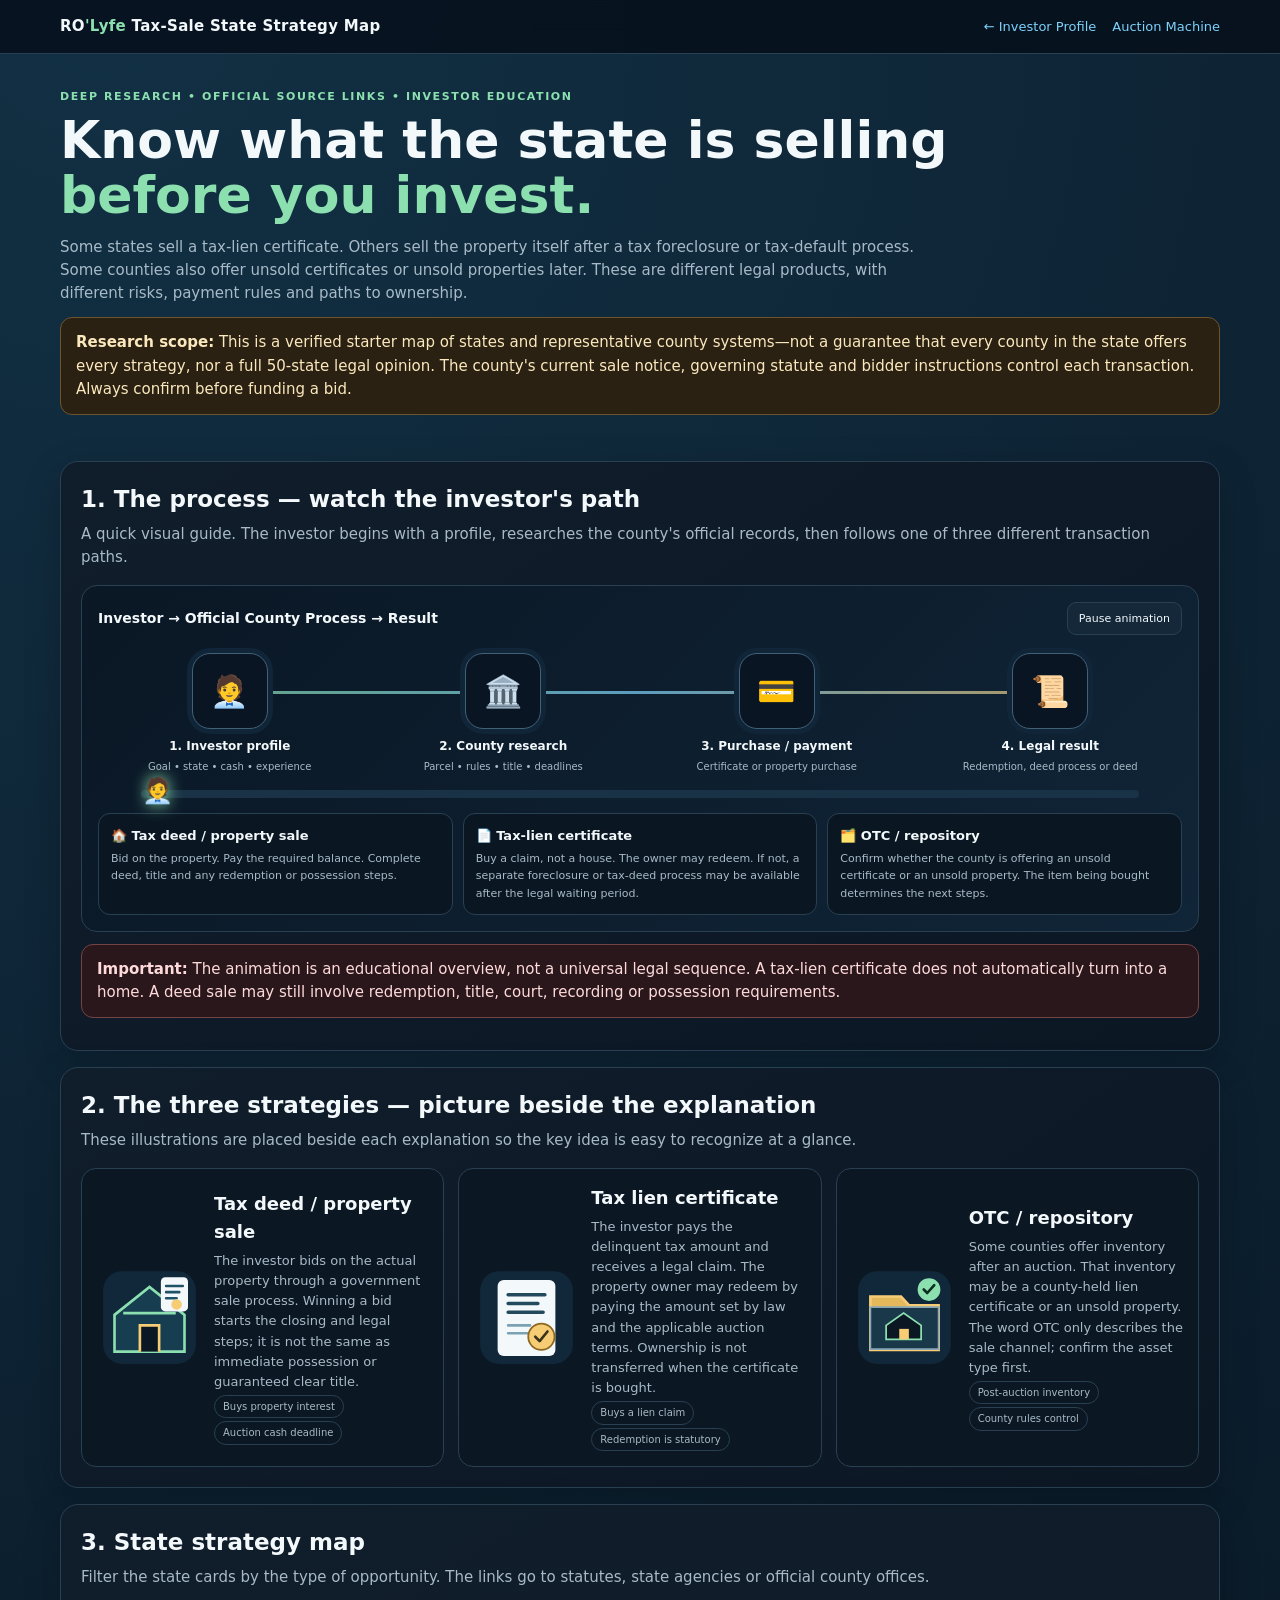
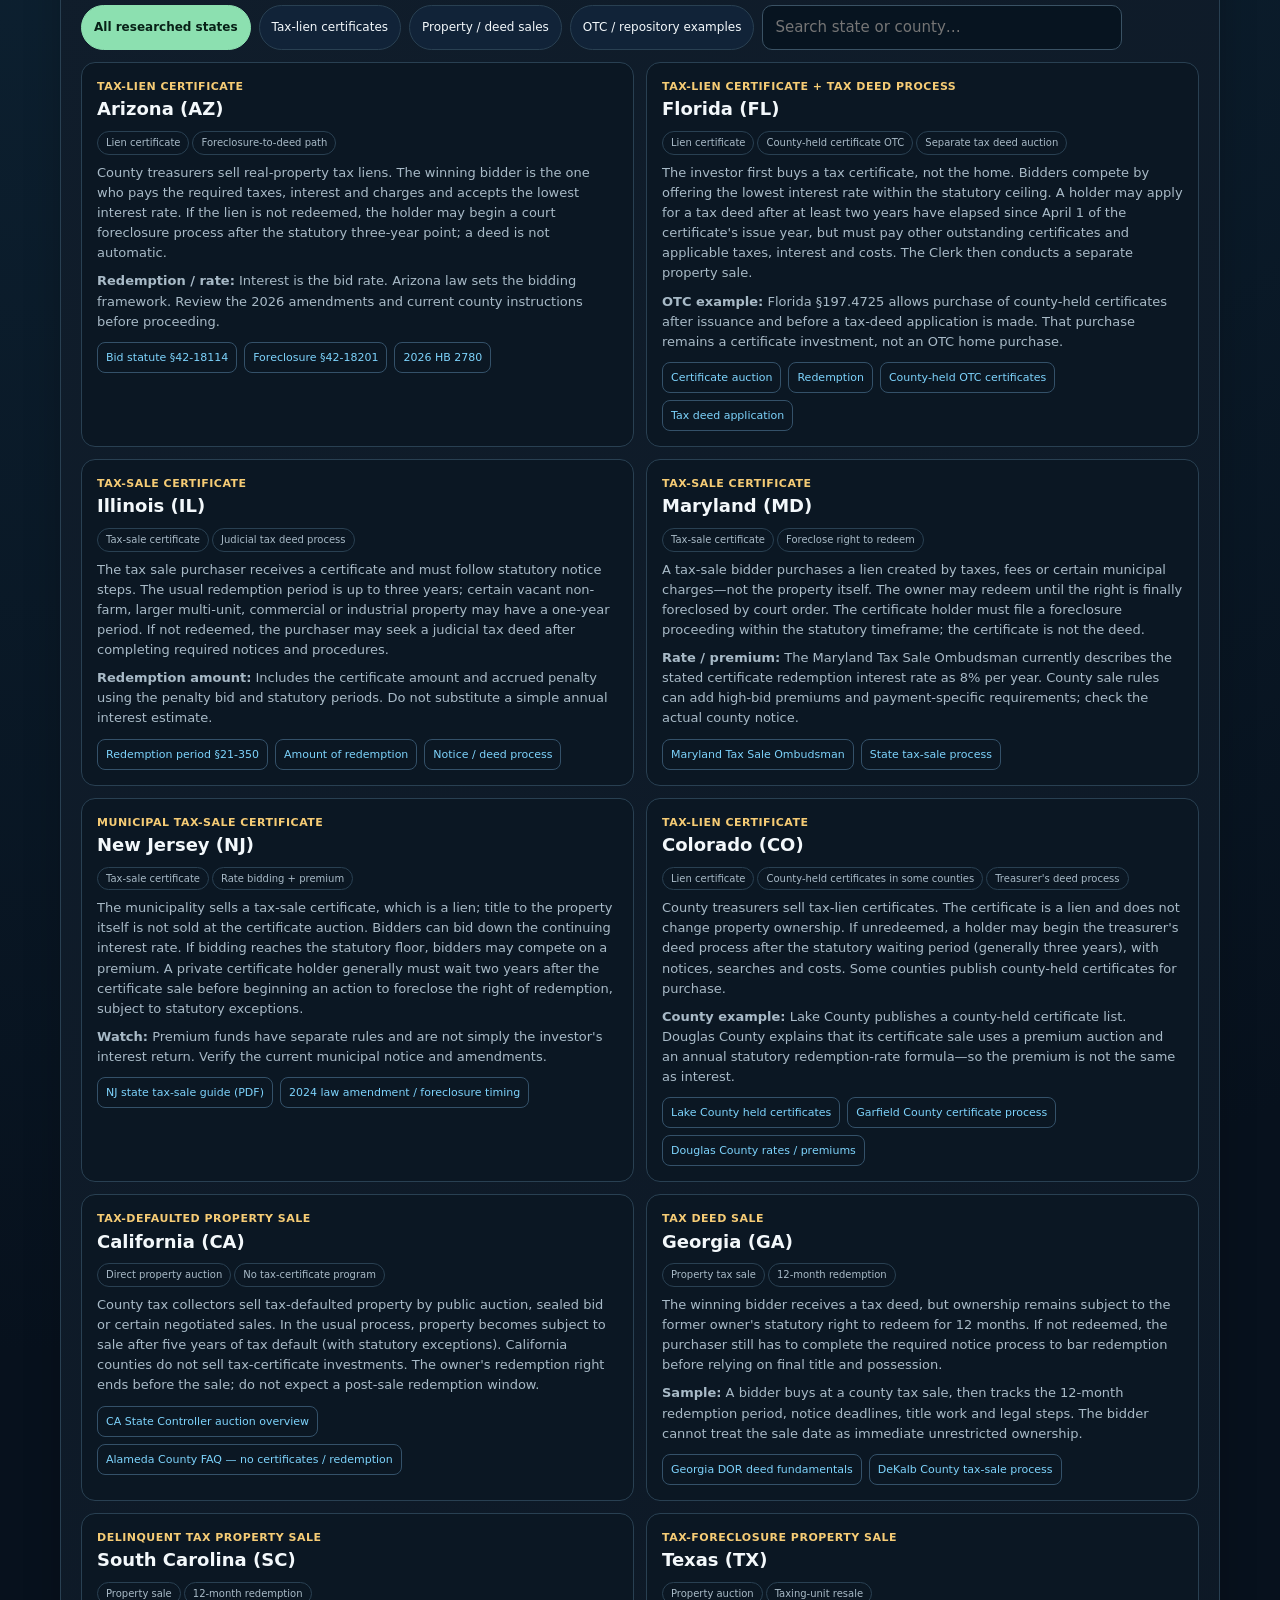
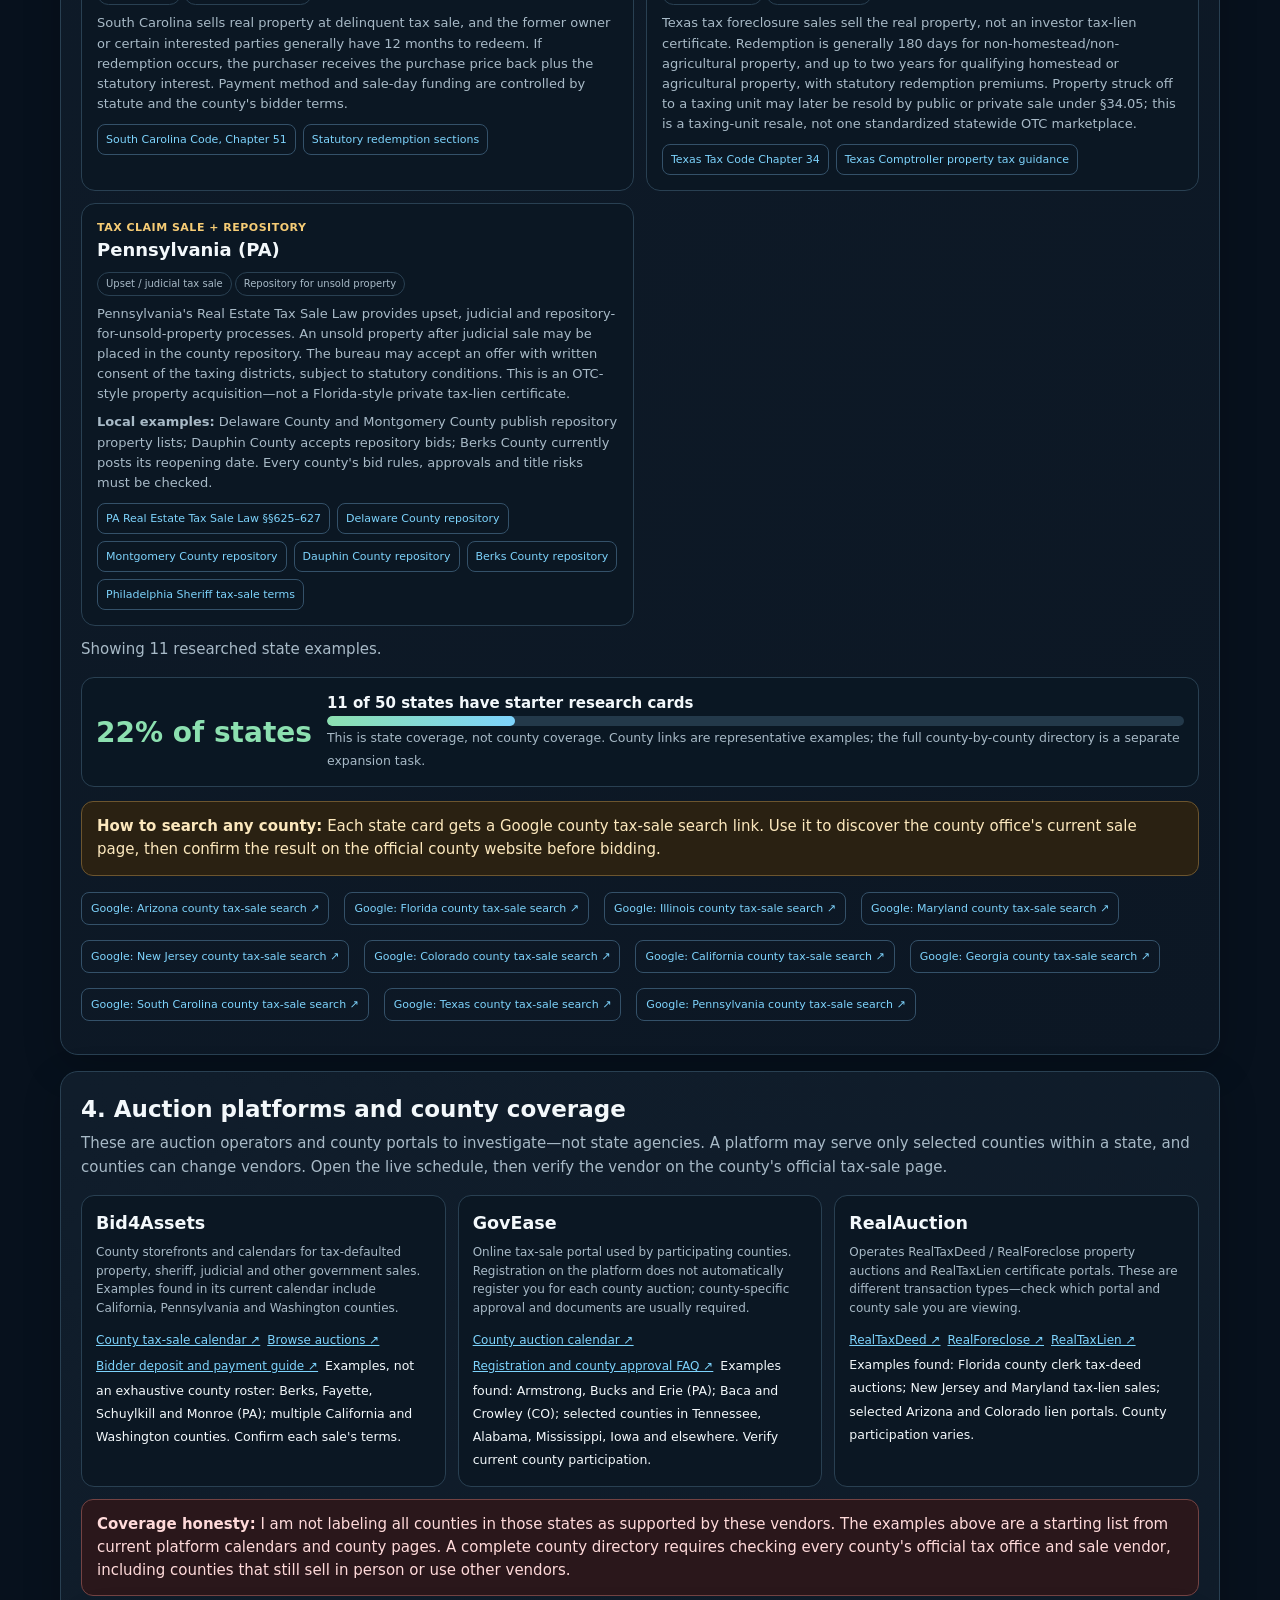
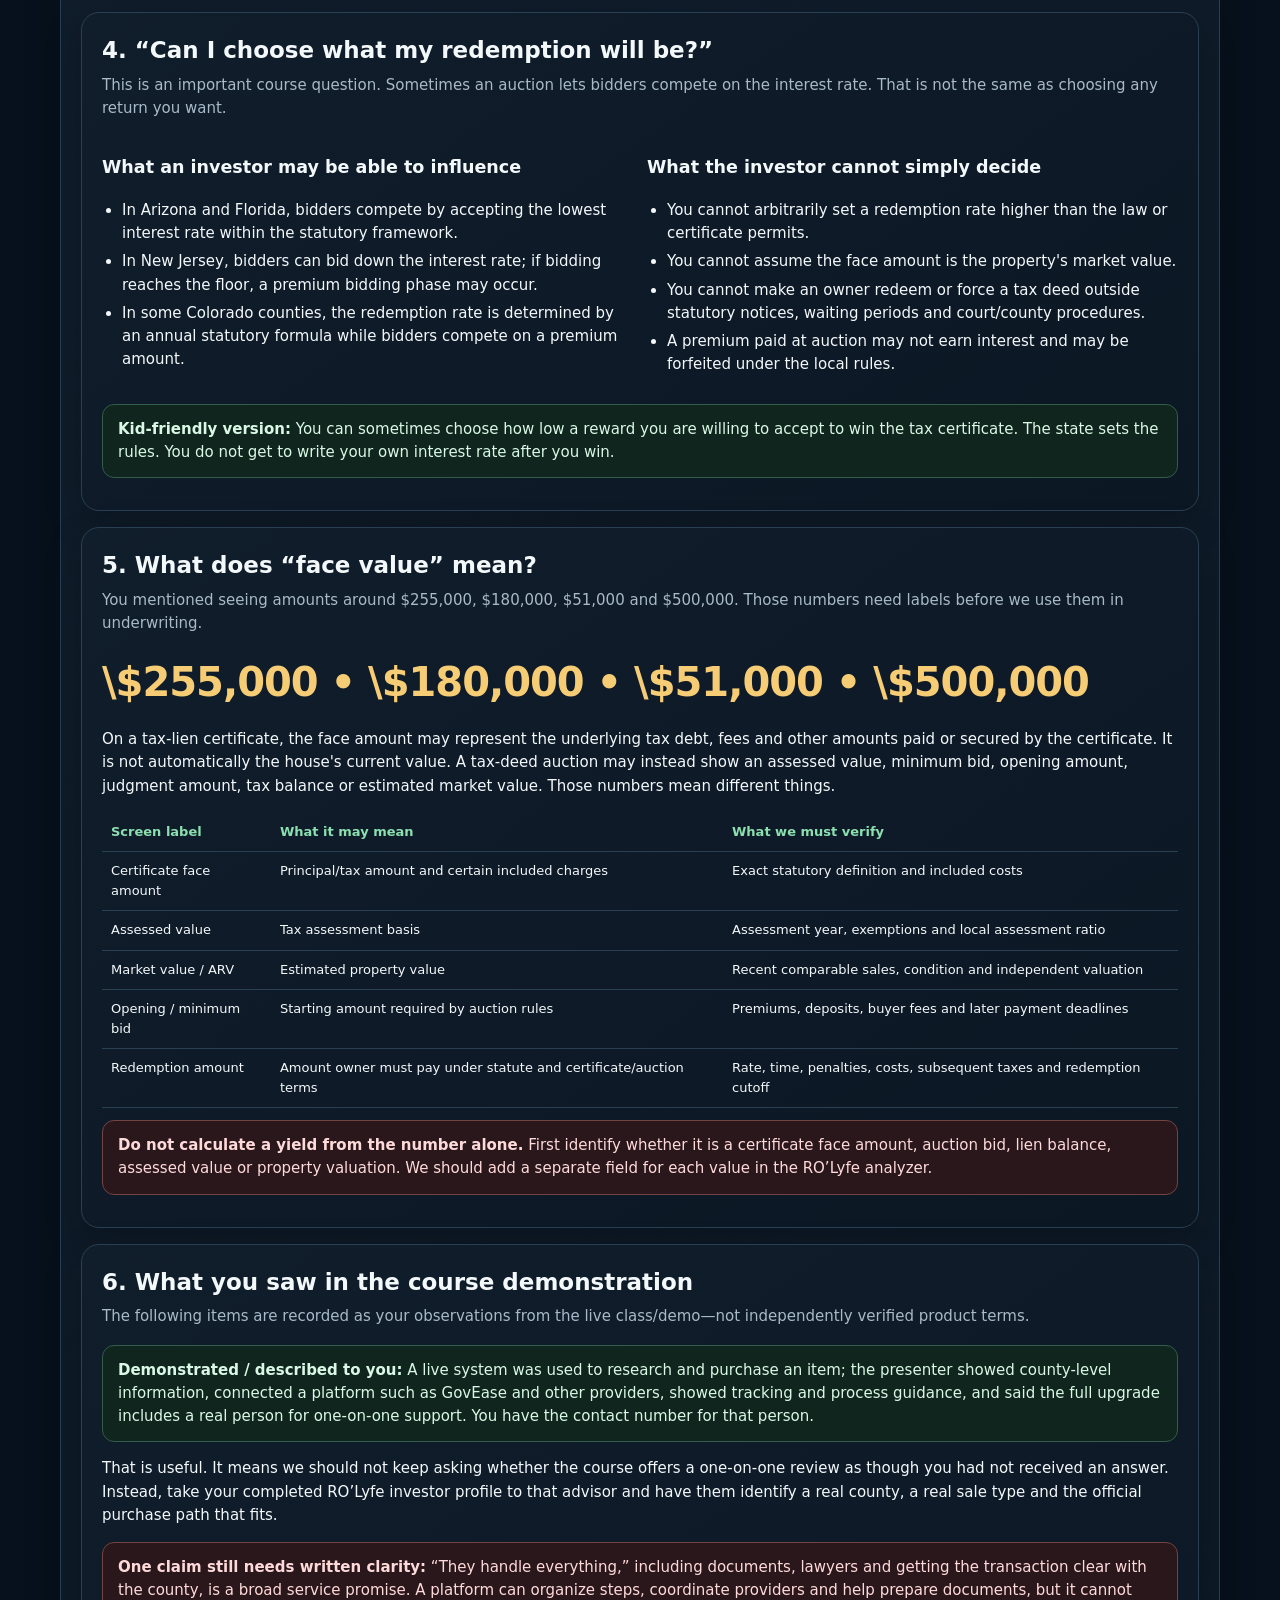
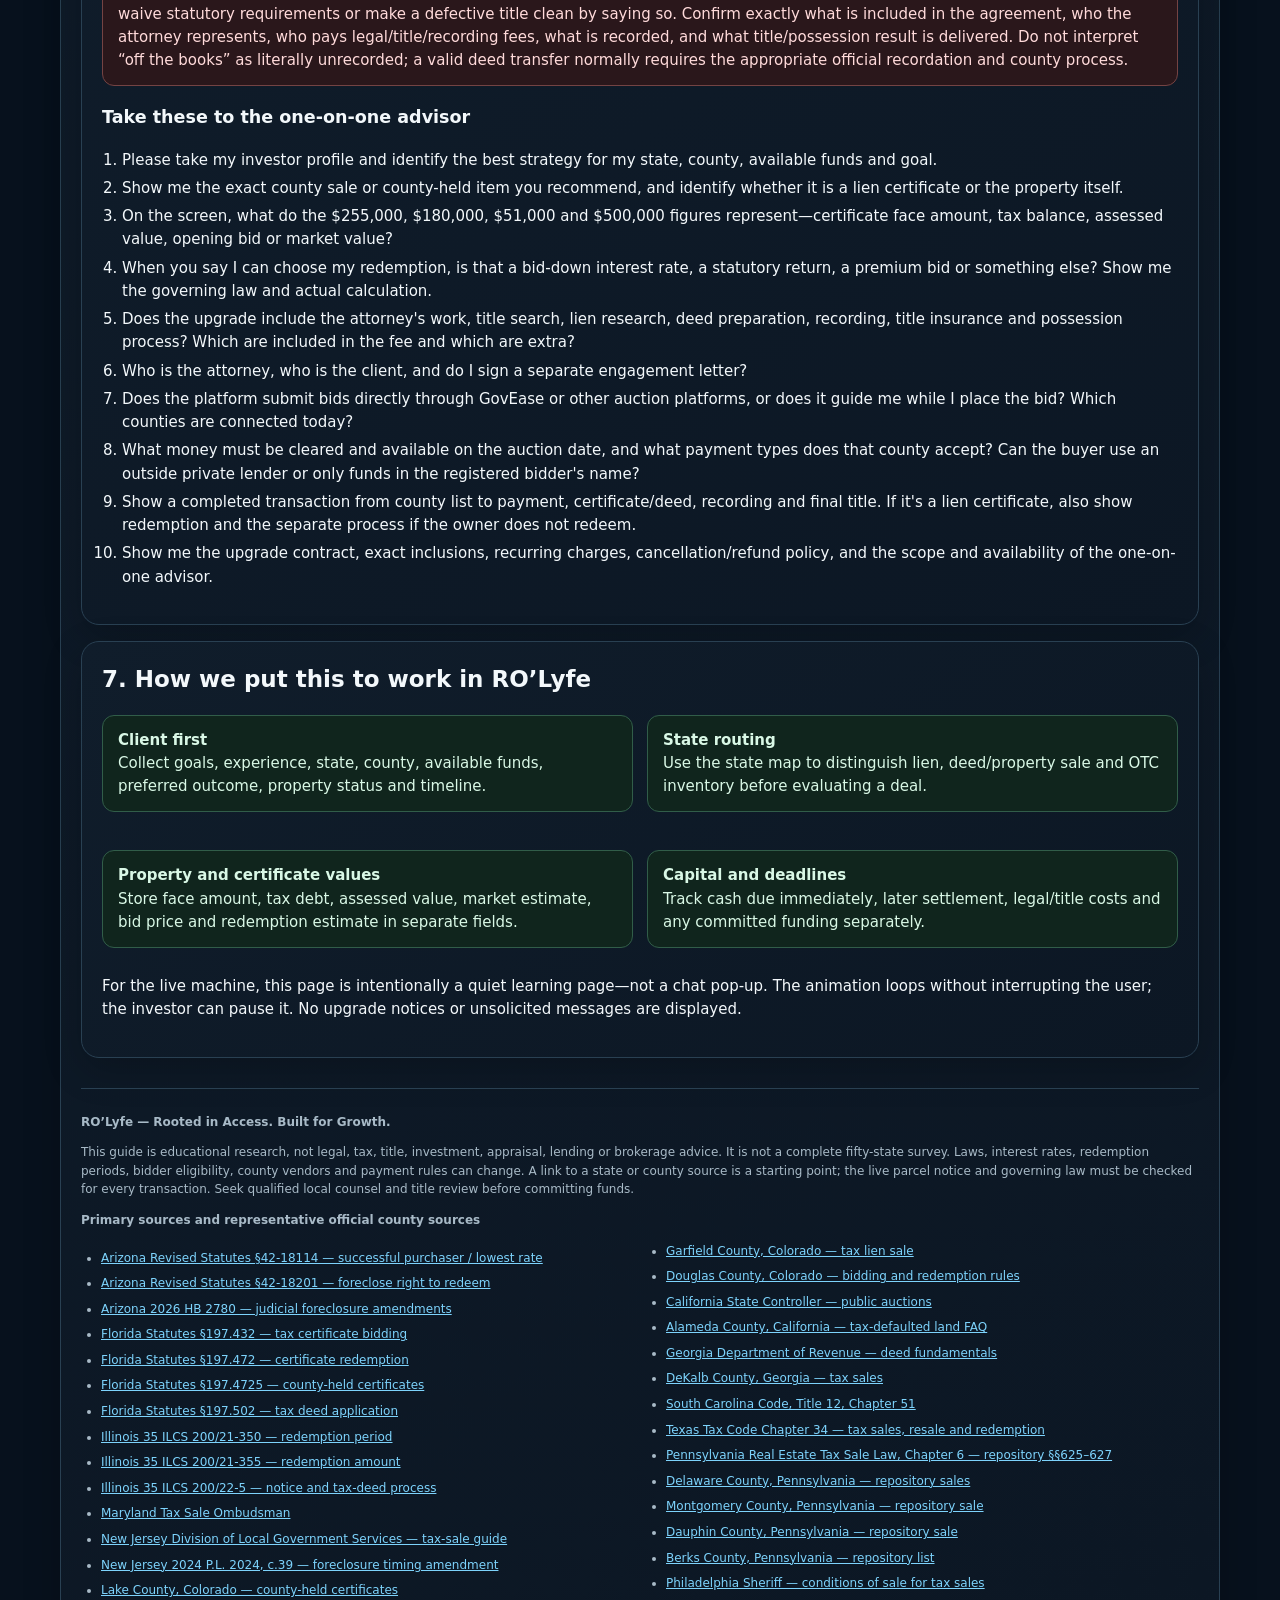
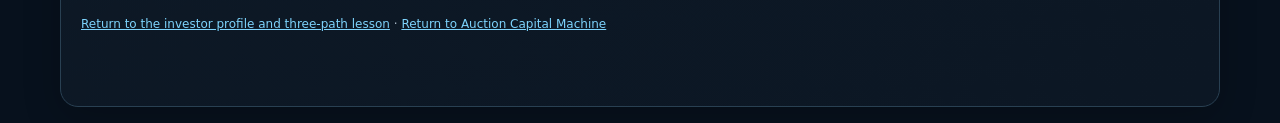
<file: tax-sale-state-guide.html>
<!doctype html>
<html lang="en">
<head>
<meta charset="utf-8">
<meta name="viewport" content="width=device-width,initial-scale=1">
<meta name="theme-color" content="#07111d">
<meta name="description" content="RO'Lyfe state-by-state tax deed, tax lien certificate and OTC/repository learning guide with official primary sources.">
<title>RO'Lyfe Tax-Sale State Strategy Map</title>
<style>
:root{color-scheme:dark;--bg:#07111d;--panel:#101d2b;--panel2:#0c1724;--line:#294052;--text:#f3f8fb;--muted:#a8bac7;--green:#8ce0b0;--blue:#7dd3fc;--gold:#f6cc75;--red:#f59c9c}
*{box-sizing:border-box}body{margin:0;background:radial-gradient(circle at 8% 0%,#123044 0,transparent 36%),var(--bg);color:var(--text);font:15px/1.55 system-ui,-apple-system,Segoe UI,sans-serif}a{color:var(--blue)}button,input,select{font:inherit}button{cursor:pointer}.wrap{width:min(1160px,calc(100% - 28px));margin:auto}
.top{padding:15px 0;border-bottom:1px solid var(--line);background:#07111de8;position:sticky;top:0;z-index:5;backdrop-filter:blur(12px)}.top .wrap{display:flex;gap:14px;justify-content:space-between;align-items:center;flex-wrap:wrap}.brand{font-weight:900;letter-spacing:.3px}.brand span{color:var(--green)}.top nav{display:flex;gap:16px;flex-wrap:wrap}.top a{text-decoration:none;font-size:13px}
.hero{padding:34px 0 18px}.eyebrow{font-size:11px;letter-spacing:1.6px;font-weight:900;color:var(--green);text-transform:uppercase}.hero h1{font-size:clamp(30px,5vw,52px);line-height:1.06;margin:8px 0 12px}.hero p{color:var(--muted);max-width:880px;margin:0}.panel{background:linear-gradient(145deg,var(--panel),var(--panel2));border:1px solid var(--line);border-radius:18px;padding:20px;margin:16px 0;box-shadow:0 12px 38px #0003}.panel h2{margin:0 0 5px;font-size:23px}.sub{color:var(--muted);margin:0 0 16px}.notice,.warn,.good{border-radius:12px;padding:13px 15px;margin:12px 0}.notice{border:1px solid #6c552e;background:#2a2112;color:#fce8bd}.warn{border:1px solid #744343;background:#2a171b;color:#ffdada}.good{border:1px solid #315d49;background:#10251d;color:#d9f8e6}
.lanes{display:grid;grid-template-columns:repeat(3,minmax(0,1fr));gap:14px}.lane{border:1px solid var(--line);border-radius:15px;background:#0b1723;padding:15px;display:grid;grid-template-columns:105px 1fr;gap:12px;align-items:center}.lane h3{margin:0 0 5px;font-size:18px}.lane p{margin:0;color:var(--muted);font-size:13px}.art{width:100%;max-width:105px;height:auto;display:block}.tag{display:inline-block;border:1px solid var(--line);border-radius:30px;padding:3px 8px;font-size:10px;color:var(--muted);margin:3px 3px 0 0}
.animation{border:1px solid var(--line);border-radius:16px;background:linear-gradient(135deg,#0a1725,#102537);padding:16px;overflow:hidden}.anim-head{display:flex;justify-content:space-between;gap:10px;align-items:center;flex-wrap:wrap}.anim-head strong{font-size:14px}.anim-head span{font-size:11px;color:var(--muted)}.anim-track{display:grid;grid-template-columns:repeat(4,1fr);gap:10px;position:relative;margin:18px 0 10px}.anim-track:before{content:"";position:absolute;left:10%;right:10%;height:3px;top:38px;background:linear-gradient(90deg,var(--green),var(--blue),var(--gold));opacity:.7}.anim-step{position:relative;text-align:center;z-index:1}.anim-icon{width:76px;height:76px;border-radius:18px;margin:0 auto 8px;background:#0a1523;border:1px solid #416177;display:grid;place-items:center;font-size:31px;box-shadow:0 0 0 5px #102537}.anim-step b{display:block;font-size:12px}.anim-step small{display:block;color:var(--muted);font-size:10px;margin-top:3px}.runner{height:8px;border-radius:8px;background:#1a3245;position:relative;margin:16px 4% 10px}.runner:after{content:"🧑‍💼";position:absolute;top:-15px;left:0;width:32px;height:32px;border-radius:0;background:transparent;box-shadow:none;font-size:25px;line-height:32px;text-align:center;filter:drop-shadow(0 0 8px #8ce0b0);animation:run 7s ease-in-out infinite}@keyframes run{0%,8%{left:0}35%{left:31%}65%{left:65%}92%,100%{left:calc(100% - 20px)}}.branches{display:grid;grid-template-columns:repeat(3,1fr);gap:10px;margin-top:15px}.branch{padding:12px;border-radius:12px;border:1px solid var(--line);background:#0a1723}.branch b{display:block;font-size:13px}.branch p{margin:4px 0 0;color:var(--muted);font-size:11px}.pause{border:1px solid var(--line);background:#14283a;color:var(--text);border-radius:9px;padding:7px 11px;font-size:11px}.paused .runner:after{animation-play-state:paused}
.controls{display:flex;gap:8px;flex-wrap:wrap;margin:12px 0}.filter{border:1px solid var(--line);background:#112338;color:var(--text);border-radius:30px;padding:8px 12px;font-size:12px}.filter.active{background:var(--green);color:#082117;border-color:var(--green);font-weight:800}.search{width:100%;max-width:360px;padding:10px 12px;border-radius:10px;border:1px solid #3a5264;background:#071420;color:var(--text)}.state-grid{display:grid;grid-template-columns:repeat(2,minmax(0,1fr));gap:12px}.state{border:1px solid var(--line);border-radius:14px;background:#0b1723;padding:15px;min-width:0}.state h3{margin:0 0 5px;font-size:18px}.state p{color:var(--muted);font-size:13px;margin:8px 0}.state .meta{font-size:11px;color:var(--gold);font-weight:800;letter-spacing:.5px}.state .links{display:flex;gap:7px;flex-wrap:wrap;margin-top:10px}.state .links a{font-size:11px;text-decoration:none;border:1px solid #345169;border-radius:8px;padding:6px 8px}.state[hidden]{display:none}
.steps{padding-left:20px}.steps li{margin:5px 0}.cols{display:grid;grid-template-columns:1fr 1fr;gap:14px}.face{font-size:clamp(27px,4vw,40px);font-weight:900;color:var(--gold);letter-spacing:-1px}.simple-table{width:100%;border-collapse:collapse;font-size:13px}.simple-table td,.simple-table th{padding:9px;border-bottom:1px solid var(--line);text-align:left;vertical-align:top}.simple-table th{color:var(--green)}
.faq{border:1px solid var(--line);border-radius:12px;background:#0b1723;margin:9px 0}.faq summary{cursor:pointer;padding:12px 14px;font-weight:800}.faq>div{padding:0 14px 14px;color:var(--muted);font-size:13px}
.source-list{columns:2;column-gap:32px;padding-left:20px}.source-list li{margin:7px 0;break-inside:avoid}.foot{border-top:1px solid var(--line);margin-top:30px;padding:24px 0 40px;color:var(--muted);font-size:12px}
.platform-grid{display:grid;grid-template-columns:repeat(3,minmax(0,1fr));gap:12px;margin-top:14px}
.platform-card{border:1px solid var(--line);border-radius:13px;background:#0b1723;padding:14px;min-width:0}
.platform-card h3{margin:0 0 5px}.platform-card p{font-size:12px;color:var(--muted);margin:6px 0 10px}
.platform-card a,.county-search-link{display:inline-block;margin:4px 7px 3px 0;font-size:12px}
.coverage{display:grid;grid-template-columns:auto 1fr;gap:15px;align-items:center;border:1px solid var(--line);border-radius:13px;padding:14px;margin:14px 0;background:#0a1723}
.coverage strong{font-size:28px;color:var(--green);white-space:nowrap}.meter{height:10px;background:#23394a;border-radius:20px;overflow:hidden}.meter span{display:block;height:100%;width:22%;background:linear-gradient(90deg,var(--green),var(--blue));border-radius:20px}
.county-tools{display:flex;gap:8px;flex-wrap:wrap;margin:10px 0}.county-tools a{border:1px solid #345169;border-radius:8px;padding:7px 9px;text-decoration:none;font-size:11px}
html,body{max-width:100%;overflow-x:hidden}.wrap,.panel,.state,.lane,.platform-card{min-width:0}.state p,.lane p,.branch p{overflow-wrap:anywhere}
@media(max-width:760px){.wrap{width:min(100% - 20px,680px)}.top .wrap{align-items:flex-start}.top nav{gap:10px}.hero{padding:24px 0 12px}.hero h1{font-size:clamp(28px,8vw,42px)}.lanes{grid-template-columns:1fr}.lane{grid-template-columns:92px 1fr}.art{max-width:90px}.state-grid,.cols{grid-template-columns:1fr}.anim-track{gap:4px}.anim-icon{width:58px;height:58px;font-size:24px;border-radius:13px}.anim-track:before{top:29px}.anim-step b{font-size:10px}.anim-step small{font-size:9px}.branches{grid-template-columns:1fr}.platform-grid{grid-template-columns:1fr}.coverage{grid-template-columns:1fr;gap:7px}.panel{padding:13px;margin:12px 0}.animation{padding:11px}.state{padding:12px}.panel h2{font-size:20px}.source-list{columns:1}}
@media(max-width:380px){.lane{grid-template-columns:1fr}.art{max-width:125px}.anim-icon{width:48px;height:48px;font-size:20px}.anim-step small{font-size:8px}.anim-step b{font-size:9px}.top nav a{font-size:11px}.coverage strong{font-size:25px}}
@media(prefers-reduced-motion:reduce){.runner:after{animation:none;left:calc(100% - 20px)}}
</style>
</head>
<body>
<header class="top"><div class="wrap"><div class="brand">RO<span>'Lyfe</span> Tax-Sale State Strategy Map</div><nav><a href="./investor-pathway.html">← Investor Profile</a><a href="./index.html">Auction Machine</a></nav></div></header>
<main class="wrap">
<section class="hero">
<div class="eyebrow">Deep research • Official source links • Investor education</div>
<h1>Know what the state is selling<br><span style="color:var(--green)">before you invest.</span></h1>
<p>Some states sell a tax-lien certificate. Others sell the property itself after a tax foreclosure or tax-default process. Some counties also offer unsold certificates or unsold properties later. These are different legal products, with different risks, payment rules and paths to ownership.</p>
<div class="notice"><strong>Research scope:</strong> This is a verified starter map of states and representative county systems—not a guarantee that every county in the state offers every strategy, nor a full 50-state legal opinion. The county's current sale notice, governing statute and bidder instructions control each transaction. Always confirm before funding a bid.</div>
</section>

<section class="panel" id="visual-process">
<h2>1. The process — watch the investor's path</h2>
<p class="sub">A quick visual guide. The investor begins with a profile, researches the county's official records, then follows one of three different transaction paths.</p>
<div class="animation" id="animationBox">
<div class="anim-head"><strong>Investor → Official County Process → Result</strong><button class="pause" type="button" id="pauseAnimation" aria-pressed="false">Pause animation</button></div>
<div class="anim-track" aria-label="Animated process from investor profile to county research, payment and legal outcome">
<div class="anim-step"><div class="anim-icon">🧑‍💼</div><b>1. Investor profile</b><small>Goal • state • cash • experience</small></div>
<div class="anim-step"><div class="anim-icon">🏛️</div><b>2. County research</b><small>Parcel • rules • title • deadlines</small></div>
<div class="anim-step"><div class="anim-icon">💳</div><b>3. Purchase / payment</b><small>Certificate or property purchase</small></div>
<div class="anim-step"><div class="anim-icon">📜</div><b>4. Legal result</b><small>Redemption, deed process or deed</small></div>
</div>
<div class="runner" aria-hidden="true"></div>
<div class="branches">
<div class="branch"><b>🏠 Tax deed / property sale</b><p>Bid on the property. Pay the required balance. Complete deed, title and any redemption or possession steps.</p></div>
<div class="branch"><b>📄 Tax-lien certificate</b><p>Buy a claim, not a house. The owner may redeem. If not, a separate foreclosure or tax-deed process may be available after the legal waiting period.</p></div>
<div class="branch"><b>🗂️ OTC / repository</b><p>Confirm whether the county is offering an unsold certificate or an unsold property. The item being bought determines the next steps.</p></div>
</div>
</div>
<div class="warn"><strong>Important:</strong> The animation is an educational overview, not a universal legal sequence. A tax-lien certificate does not automatically turn into a home. A deed sale may still involve redemption, title, court, recording or possession requirements.</div>
</section>

<section class="panel" id="three-strategies">
<h2>2. The three strategies — picture beside the explanation</h2>
<p class="sub">These illustrations are placed beside each explanation so the key idea is easy to recognize at a glance.</p>
<div class="lanes">
<article class="lane">
<svg class="art" viewBox="0 0 120 120" role="img" aria-label="Illustration of a home with a deed document"><rect x="7" y="7" width="106" height="106" rx="22" fill="#11283a"/><path d="M20 57 60 25l40 32v42H20z" fill="#173d50" stroke="#8ce0b0" stroke-width="3"/><path d="M49 99V69h22v30" fill="#0b1723" stroke="#f6cc75" stroke-width="3"/><path d="M30 55h60" stroke="#8ce0b0" stroke-width="3"/><rect x="73" y="14" width="31" height="39" rx="5" fill="#f3f8fb"/><path d="M79 24h19M79 31h15M79 38h12" stroke="#1e5264" stroke-width="3" stroke-linecap="round"/><circle cx="91" cy="45" r="6" fill="#f6cc75"/></svg>
<div><h3>Tax deed / property sale</h3><p>The investor bids on the actual property through a government sale process. Winning a bid starts the closing and legal steps; it is not the same as immediate possession or guaranteed clear title.</p><span class="tag">Buys property interest</span><span class="tag">Auction cash deadline</span></div>
</article>
<article class="lane">
<svg class="art" viewBox="0 0 120 120" role="img" aria-label="Illustration of a tax lien certificate"><rect x="7" y="7" width="106" height="106" rx="22" fill="#11283a"/><rect x="27" y="17" width="66" height="87" rx="7" fill="#f3f8fb"/><path d="M39 34h42M39 44h34M39 54h40" stroke="#234a5c" stroke-width="4" stroke-linecap="round"/><path d="M39 69h25M39 78h22" stroke="#7ba1b2" stroke-width="3" stroke-linecap="round"/><circle cx="77" cy="82" r="15" fill="#f6cc75" stroke="#8f6820" stroke-width="2"/><path d="m70 82 5 5 9-11" fill="none" stroke="#3b321b" stroke-width="3" stroke-linecap="round" stroke-linejoin="round"/></svg>
<div><h3>Tax lien certificate</h3><p>The investor pays the delinquent tax amount and receives a legal claim. The property owner may redeem by paying the amount set by law and the applicable auction terms. Ownership is not transferred when the certificate is bought.</p><span class="tag">Buys a lien claim</span><span class="tag">Redemption is statutory</span></div>
</article>
<article class="lane">
<svg class="art" viewBox="0 0 120 120" role="img" aria-label="Illustration of a county repository folder with a house listing"><rect x="7" y="7" width="106" height="106" rx="22" fill="#11283a"/><path d="M21 36h35l9 10h34v51H21z" fill="#e4b95c" stroke="#f6cc75" stroke-width="3"/><path d="M21 48h78v48H21z" fill="#19394a" stroke="#8ba7b6" stroke-width="2"/><path d="m39 69 20-14 20 14v16H39z" fill="#0b1723" stroke="#8ce0b0" stroke-width="2"/><path d="M54 85V73h11v12" fill="#f6cc75"/><circle cx="88" cy="28" r="13" fill="#8ce0b0"/><path d="m82 28 4 4 8-9" fill="none" stroke="#0d2e20" stroke-width="3" stroke-linecap="round" stroke-linejoin="round"/></svg>
<div><h3>OTC / repository</h3><p>Some counties offer inventory after an auction. That inventory may be a county-held lien certificate or an unsold property. The word OTC only describes the sale channel; confirm the asset type first.</p><span class="tag">Post-auction inventory</span><span class="tag">County rules control</span></div>
</article>
</div>
</section>

<section class="panel" id="state-map">
<h2>3. State strategy map</h2>
<p class="sub">Filter the state cards by the type of opportunity. The links go to statutes, state agencies or official county offices.</p>
<div class="controls" role="group" aria-label="Filter states by strategy">
<button class="filter active" data-filter="all" type="button">All researched states</button>
<button class="filter" data-filter="lien" type="button">Tax-lien certificates</button>
<button class="filter" data-filter="deed" type="button">Property / deed sales</button>
<button class="filter" data-filter="otc" type="button">OTC / repository examples</button>
<input class="search" id="stateSearch" placeholder="Search state or county…" aria-label="Search state cards">
</div>
<div class="state-grid" id="stateGrid">
<article class="state" data-type="lien" data-state="Arizona"><div class="meta">TAX-LIEN CERTIFICATE</div><h3>Arizona (AZ)</h3><span class="tag">Lien certificate</span><span class="tag">Foreclosure-to-deed path</span><p>County treasurers sell real-property tax liens. The winning bidder is the one who pays the required taxes, interest and charges and accepts the lowest interest rate. If the lien is not redeemed, the holder may begin a court foreclosure process after the statutory three-year point; a deed is not automatic.</p><p><strong>Redemption / rate:</strong> Interest is the bid rate. Arizona law sets the bidding framework. Review the 2026 amendments and current county instructions before proceeding.</p><div class="links"><a href="https://www.azleg.gov/ars/42/18114.htm" target="_blank" rel="noopener">Bid statute §42-18114</a><a href="https://www.azleg.gov/ars/42/18201.htm" target="_blank" rel="noopener">Foreclosure §42-18201</a><a href="https://www.azleg.gov/legtext/57leg/2R/laws/0256.htm" target="_blank" rel="noopener">2026 HB 2780</a></div></article>
<article class="state" data-type="lien otc" data-state="Florida"><div class="meta">TAX-LIEN CERTIFICATE + TAX DEED PROCESS</div><h3>Florida (FL)</h3><span class="tag">Lien certificate</span><span class="tag">County-held certificate OTC</span><span class="tag">Separate tax deed auction</span><p>The investor first buys a tax certificate, not the home. Bidders compete by offering the lowest interest rate within the statutory ceiling. A holder may apply for a tax deed after at least two years have elapsed since April 1 of the certificate's issue year, but must pay other outstanding certificates and applicable taxes, interest and costs. The Clerk then conducts a separate property sale.</p><p><strong>OTC example:</strong> Florida §197.4725 allows purchase of county-held certificates after issuance and before a tax-deed application is made. That purchase remains a certificate investment, not an OTC home purchase.</p><div class="links"><a href="https://www.flsenate.gov/Laws/Statutes/2026/197.432" target="_blank" rel="noopener">Certificate auction</a><a href="https://www.flsenate.gov/Laws/Statutes/2026/197.472" target="_blank" rel="noopener">Redemption</a><a href="https://www.flsenate.gov/Laws/Statutes/2026/197.4725" target="_blank" rel="noopener">County-held OTC certificates</a><a href="https://www.leg.state.fl.us/statutes/index.cfm?App_mode=Display_Statute&URL=0100-0199/0197/Sections/0197.502.html" target="_blank" rel="noopener">Tax deed application</a></div></article>
<article class="state" data-type="lien" data-state="Illinois"><div class="meta">TAX-SALE CERTIFICATE</div><h3>Illinois (IL)</h3><span class="tag">Tax-sale certificate</span><span class="tag">Judicial tax deed process</span><p>The tax sale purchaser receives a certificate and must follow statutory notice steps. The usual redemption period is up to three years; certain vacant non-farm, larger multi-unit, commercial or industrial property may have a one-year period. If not redeemed, the purchaser may seek a judicial tax deed after completing required notices and procedures.</p><p><strong>Redemption amount:</strong> Includes the certificate amount and accrued penalty using the penalty bid and statutory periods. Do not substitute a simple annual interest estimate.</p><div class="links"><a href="https://www.ilga.gov/legislation/ilcs/fulltext?DocName=003502000K21-350" target="_blank" rel="noopener">Redemption period §21-350</a><a href="https://www.ilga.gov/legislation/ilcs/fulltext?DocName=003502000K21-355" target="_blank" rel="noopener">Amount of redemption</a><a href="https://www.ilga.gov/documents/legislation/ilcs/documents/003502000K22-5.htm" target="_blank" rel="noopener">Notice / deed process</a></div></article>
<article class="state" data-type="lien" data-state="Maryland"><div class="meta">TAX-SALE CERTIFICATE</div><h3>Maryland (MD)</h3><span class="tag">Tax-sale certificate</span><span class="tag">Foreclose right to redeem</span><p>A tax-sale bidder purchases a lien created by taxes, fees or certain municipal charges—not the property itself. The owner may redeem until the right is finally foreclosed by court order. The certificate holder must file a foreclosure proceeding within the statutory timeframe; the certificate is not the deed.</p><p><strong>Rate / premium:</strong> The Maryland Tax Sale Ombudsman currently describes the stated certificate redemption interest rate as 8% per year. County sale rules can add high-bid premiums and payment-specific requirements; check the actual county notice.</p><div class="links"><a href="https://dat.maryland.gov/Pages/tax-sale-information.aspx" target="_blank" rel="noopener">Maryland Tax Sale Ombudsman</a><a href="https://dat.maryland.gov/Pages/Tax-Sale-Process.aspx" target="_blank" rel="noopener">State tax-sale process</a></div></article>
<article class="state" data-type="lien" data-state="New Jersey"><div class="meta">MUNICIPAL TAX-SALE CERTIFICATE</div><h3>New Jersey (NJ)</h3><span class="tag">Tax-sale certificate</span><span class="tag">Rate bidding + premium</span><p>The municipality sells a tax-sale certificate, which is a lien; title to the property itself is not sold at the certificate auction. Bidders can bid down the continuing interest rate. If bidding reaches the statutory floor, bidders may compete on a premium. A private certificate holder generally must wait two years after the certificate sale before beginning an action to foreclose the right of redemption, subject to statutory exceptions.</p><p><strong>Watch:</strong> Premium funds have separate rules and are not simply the investor's interest return. Verify the current municipal notice and amendments.</p><div class="links"><a href="https://www.nj.gov/dca/dlgs/programs/tax_collector_docs/elements_of_tax_sales_nj.pdf" target="_blank" rel="noopener">NJ state tax-sale guide (PDF)</a><a href="https://pub.njleg.state.nj.us/Bills/2024/PL24/39_.HTM" target="_blank" rel="noopener">2024 law amendment / foreclosure timing</a></div></article>
<article class="state" data-type="lien otc" data-state="Colorado"><div class="meta">TAX-LIEN CERTIFICATE</div><h3>Colorado (CO)</h3><span class="tag">Lien certificate</span><span class="tag">County-held certificates in some counties</span><span class="tag">Treasurer's deed process</span><p>County treasurers sell tax-lien certificates. The certificate is a lien and does not change property ownership. If unredeemed, a holder may begin the treasurer's deed process after the statutory waiting period (generally three years), with notices, searches and costs. Some counties publish county-held certificates for purchase.</p><p><strong>County example:</strong> Lake County publishes a county-held certificate list. Douglas County explains that its certificate sale uses a premium auction and an annual statutory redemption-rate formula—so the premium is not the same as interest.</p><div class="links"><a href="https://www.lakecountyco.gov/361/County-Held-Certificates" target="_blank" rel="noopener">Lake County held certificates</a><a href="https://www.garfieldcountyco.gov/treasurer/tax-lien-sale/" target="_blank" rel="noopener">Garfield County certificate process</a><a href="https://www.douglasco.gov/treasurer/tax-lien-sale-information/" target="_blank" rel="noopener">Douglas County rates / premiums</a></div></article>
<article class="state" data-type="deed" data-state="California"><div class="meta">TAX-DEFAULTED PROPERTY SALE</div><h3>California (CA)</h3><span class="tag">Direct property auction</span><span class="tag">No tax-certificate program</span><p>County tax collectors sell tax-defaulted property by public auction, sealed bid or certain negotiated sales. In the usual process, property becomes subject to sale after five years of tax default (with statutory exceptions). California counties do not sell tax-certificate investments. The owner's redemption right ends before the sale; do not expect a post-sale redemption window.</p><div class="links"><a href="https://www.sco.ca.gov/ardtax_public_auction.html" target="_blank" rel="noopener">CA State Controller auction overview</a><a href="https://treasurer.acgov.org/tax-defaulted-land-faqs/" target="_blank" rel="noopener">Alameda County FAQ — no certificates / redemption</a></div></article>
<article class="state" data-type="deed" data-state="Georgia"><div class="meta">TAX DEED SALE</div><h3>Georgia (GA)</h3><span class="tag">Property tax sale</span><span class="tag">12-month redemption</span><p>The winning bidder receives a tax deed, but ownership remains subject to the former owner's statutory right to redeem for 12 months. If not redeemed, the purchaser still has to complete the required notice process to bar redemption before relying on final title and possession.</p><p><strong>Sample:</strong> A bidder buys at a county tax sale, then tracks the 12-month redemption period, notice deadlines, title work and legal steps. The bidder cannot treat the sale date as immediate unrestricted ownership.</p><div class="links"><a href="https://dor.georgia.gov/document/document/deed-fundamentals/download" target="_blank" rel="noopener">Georgia DOR deed fundamentals</a><a href="https://dekalbtaxga.gov/property-tax/tax-sales/" target="_blank" rel="noopener">DeKalb County tax-sale process</a></div></article>
<article class="state" data-type="deed" data-state="South Carolina"><div class="meta">DELINQUENT TAX PROPERTY SALE</div><h3>South Carolina (SC)</h3><span class="tag">Property sale</span><span class="tag">12-month redemption</span><p>South Carolina sells real property at delinquent tax sale, and the former owner or certain interested parties generally have 12 months to redeem. If redemption occurs, the purchaser receives the purchase price back plus the statutory interest. Payment method and sale-day funding are controlled by statute and the county's bidder terms.</p><div class="links"><a href="https://www.scstatehouse.gov/code/t12c051.php" target="_blank" rel="noopener">South Carolina Code, Chapter 51</a><a href="https://www.scstatehouse.gov/Archives/CodeofLaws2022/t12c051.php" target="_blank" rel="noopener">Statutory redemption sections</a></div></article>
<article class="state" data-type="deed otc" data-state="Texas"><div class="meta">TAX-FORECLOSURE PROPERTY SALE</div><h3>Texas (TX)</h3><span class="tag">Property auction</span><span class="tag">Taxing-unit resale</span><p>Texas tax foreclosure sales sell the real property, not an investor tax-lien certificate. Redemption is generally 180 days for non-homestead/non-agricultural property, and up to two years for qualifying homestead or agricultural property, with statutory redemption premiums. Property struck off to a taxing unit may later be resold by public or private sale under §34.05; this is a taxing-unit resale, not one standardized statewide OTC marketplace.</p><div class="links"><a href="https://tcss.legis.texas.gov/resources/TX/htm/TX.34.htm" target="_blank" rel="noopener">Texas Tax Code Chapter 34</a><a href="https://comptroller.texas.gov/taxes/property-tax/" target="_blank" rel="noopener">Texas Comptroller property tax guidance</a></div></article>
<article class="state" data-type="deed otc" data-state="Pennsylvania"><div class="meta">TAX CLAIM SALE + REPOSITORY</div><h3>Pennsylvania (PA)</h3><span class="tag">Upset / judicial tax sale</span><span class="tag">Repository for unsold property</span><p>Pennsylvania's Real Estate Tax Sale Law provides upset, judicial and repository-for-unsold-property processes. An unsold property after judicial sale may be placed in the county repository. The bureau may accept an offer with written consent of the taxing districts, subject to statutory conditions. This is an OTC-style property acquisition—not a Florida-style private tax-lien certificate.</p><p><strong>Local examples:</strong> Delaware County and Montgomery County publish repository property lists; Dauphin County accepts repository bids; Berks County currently posts its reopening date. Every county's bid rules, approvals and title risks must be checked.</p><div class="links"><a href="https://www.legis.state.pa.us/WU01/LI/LI/US/HTM/1947/0/0542.006.000..HTM" target="_blank" rel="noopener">PA Real Estate Tax Sale Law §§625–627</a><a href="https://delcopa.gov/treasurer/repositorysale" target="_blank" rel="noopener">Delaware County repository</a><a href="https://www.montgomerycountypa.gov/departments/tax-claim-bureau/repository-sale" target="_blank" rel="noopener">Montgomery County repository</a><a href="https://www.dauphincounty.gov/government/support-services/property-taxes/tax-claim/repository-sale" target="_blank" rel="noopener">Dauphin County repository</a><a href="https://www.berkspa.gov/departments/tax-claim-bureau/repository-list" target="_blank" rel="noopener">Berks County repository</a><a href="https://phillysheriff.com/real-estate/conditions-of-sale-for-tax-sales/" target="_blank" rel="noopener">Philadelphia Sheriff tax-sale terms</a></div></article>
</div>
<p class="sub" id="filterCount" aria-live="polite" style="margin-top:12px">Showing 11 researched state examples.</p>
<div class="coverage" aria-label="Research coverage: 11 of 50 states, 22 percent">
<strong>22% of states</strong><div><b>11 of 50 states have starter research cards</b><div class="meter" role="progressbar" aria-valuemin="0" aria-valuemax="50" aria-valuenow="11" aria-label="States researched"><span></span></div><small style="color:var(--muted)">This is state coverage, not county coverage. County links are representative examples; the full county-by-county directory is a separate expansion task.</small></div>
</div>
<div class="notice"><strong>How to search any county:</strong> Each state card gets a Google county tax-sale search link. Use it to discover the county office's current sale page, then confirm the result on the official county website before bidding.</div>
<div class="county-tools" id="countySearchLinks" aria-label="Google county tax-sale searches"></div>
</section>

<section class="panel" id="auction-platforms">
<h2>4. Auction platforms and county coverage</h2>
<p class="sub">These are auction operators and county portals to investigate—not state agencies. A platform may serve only selected counties within a state, and counties can change vendors. Open the live schedule, then verify the vendor on the county's official tax-sale page.</p>
<div class="platform-grid">
<article class="platform-card"><h3>Bid4Assets</h3><p>County storefronts and calendars for tax-defaulted property, sheriff, judicial and other government sales. Examples found in its current calendar include California, Pennsylvania and Washington counties.</p><a href="https://www.bid4assets.com/county-tax-sales" target="_blank" rel="noopener">County tax-sale calendar ↗</a><a href="https://www.bid4assets.com/" target="_blank" rel="noopener">Browse auctions ↗</a><a href="https://www.bid4assets.com/pages/public/content/help/tax-sale-buyer-faqs" target="_blank" rel="noopener">Bidder deposit and payment guide ↗</a><small>Examples, not an exhaustive county roster: Berks, Fayette, Schuylkill and Monroe (PA); multiple California and Washington counties. Confirm each sale's terms.</small></article>
<article class="platform-card"><h3>GovEase</h3><p>Online tax-sale portal used by participating counties. Registration on the platform does not automatically register you for each county auction; county-specific approval and documents are usually required.</p><a href="https://www.govease.com/auctions" target="_blank" rel="noopener">County auction calendar ↗</a><a href="https://govease.helpscoutdocs.com/article/331-faqs" target="_blank" rel="noopener">Registration and county approval FAQ ↗</a><small>Examples found: Armstrong, Bucks and Erie (PA); Baca and Crowley (CO); selected counties in Tennessee, Alabama, Mississippi, Iowa and elsewhere. Verify current county participation.</small></article>
<article class="platform-card"><h3>RealAuction</h3><p>Operates RealTaxDeed / RealForeclose property auctions and RealTaxLien certificate portals. These are different transaction types—check which portal and county sale you are viewing.</p><a href="https://www.realtaxdeed.com/" target="_blank" rel="noopener">RealTaxDeed ↗</a><a href="https://www.realforeclose.com/" target="_blank" rel="noopener">RealForeclose ↗</a><a href="https://www.realtaxlien.com/" target="_blank" rel="noopener">RealTaxLien ↗</a><small>Examples found: Florida county clerk tax-deed auctions; New Jersey and Maryland tax-lien sales; selected Arizona and Colorado lien portals. County participation varies.</small></article>
</div>
<div class="warn"><strong>Coverage honesty:</strong> I am not labeling all counties in those states as supported by these vendors. The examples above are a starting list from current platform calendars and county pages. A complete county directory requires checking every county's official tax office and sale vendor, including counties that still sell in person or use other vendors.</div>

<section class="panel" id="redemption">
<h2>4. “Can I choose what my redemption will be?”</h2>
<p class="sub">This is an important course question. Sometimes an auction lets bidders compete on the interest rate. That is not the same as choosing any return you want.</p>
<div class="cols">
<div>
<h3>What an investor may be able to influence</h3>
<ul class="steps"><li>In Arizona and Florida, bidders compete by accepting the lowest interest rate within the statutory framework.</li><li>In New Jersey, bidders can bid down the interest rate; if bidding reaches the floor, a premium bidding phase may occur.</li><li>In some Colorado counties, the redemption rate is determined by an annual statutory formula while bidders compete on a premium amount.</li></ul>
</div>
<div>
<h3>What the investor cannot simply decide</h3>
<ul class="steps"><li>You cannot arbitrarily set a redemption rate higher than the law or certificate permits.</li><li>You cannot assume the face amount is the property's market value.</li><li>You cannot make an owner redeem or force a tax deed outside statutory notices, waiting periods and court/county procedures.</li><li>A premium paid at auction may not earn interest and may be forfeited under the local rules.</li></ul>
</div>
</div>
<div class="good"><strong>Kid-friendly version:</strong> You can sometimes choose how low a reward you are willing to accept to win the tax certificate. The state sets the rules. You do not get to write your own interest rate after you win.</div>
</section>

<section class="panel" id="face-value">
<h2>5. What does “face value” mean?</h2>
<p class="sub">You mentioned seeing amounts around $255,000, $180,000, $51,000 and $500,000. Those numbers need labels before we use them in underwriting.</p>
<div class="face">\$255,000 • \$180,000 • \$51,000 • \$500,000</div>
<p>On a tax-lien certificate, the face amount may represent the underlying tax debt, fees and other amounts paid or secured by the certificate. It is not automatically the house's current value. A tax-deed auction may instead show an assessed value, minimum bid, opening amount, judgment amount, tax balance or estimated market value. Those numbers mean different things.</p>
<table class="simple-table"><thead><tr><th>Screen label</th><th>What it may mean</th><th>What we must verify</th></tr></thead><tbody>
<tr><td>Certificate face amount</td><td>Principal/tax amount and certain included charges</td><td>Exact statutory definition and included costs</td></tr>
<tr><td>Assessed value</td><td>Tax assessment basis</td><td>Assessment year, exemptions and local assessment ratio</td></tr>
<tr><td>Market value / ARV</td><td>Estimated property value</td><td>Recent comparable sales, condition and independent valuation</td></tr>
<tr><td>Opening / minimum bid</td><td>Starting amount required by auction rules</td><td>Premiums, deposits, buyer fees and later payment deadlines</td></tr>
<tr><td>Redemption amount</td><td>Amount owner must pay under statute and certificate/auction terms</td><td>Rate, time, penalties, costs, subsequent taxes and redemption cutoff</td></tr>
</tbody></table>
<div class="warn"><strong>Do not calculate a yield from the number alone.</strong> First identify whether it is a certificate face amount, auction bid, lien balance, assessed value or property valuation. We should add a separate field for each value in the RO’Lyfe analyzer.</div>
</section>

<section class="panel" id="course-system">
<h2>6. What you saw in the course demonstration</h2>
<p class="sub">The following items are recorded as your observations from the live class/demo—not independently verified product terms.</p>
<div class="good"><strong>Demonstrated / described to you:</strong> A live system was used to research and purchase an item; the presenter showed county-level information, connected a platform such as GovEase and other providers, showed tracking and process guidance, and said the full upgrade includes a real person for one-on-one support. You have the contact number for that person.</div>
<p>That is useful. It means we should not keep asking whether the course offers a one-on-one review as though you had not received an answer. Instead, take your completed RO’Lyfe investor profile to that advisor and have them identify a real county, a real sale type and the official purchase path that fits.</p>
<div class="warn"><strong>One claim still needs written clarity:</strong> “They handle everything,” including documents, lawyers and getting the transaction clear with the county, is a broad service promise. A platform can organize steps, coordinate providers and help prepare documents, but it cannot waive statutory requirements or make a defective title clean by saying so. Confirm exactly what is included in the agreement, who the attorney represents, who pays legal/title/recording fees, what is recorded, and what title/possession result is delivered. Do not interpret “off the books” as literally unrecorded; a valid deed transfer normally requires the appropriate official recordation and county process.</div>
<h3>Take these to the one-on-one advisor</h3>
<ol class="steps">
<li>Please take my investor profile and identify the best strategy for my state, county, available funds and goal.</li>
<li>Show me the exact county sale or county-held item you recommend, and identify whether it is a lien certificate or the property itself.</li>
<li>On the screen, what do the $255,000, $180,000, $51,000 and $500,000 figures represent—certificate face amount, tax balance, assessed value, opening bid or market value?</li>
<li>When you say I can choose my redemption, is that a bid-down interest rate, a statutory return, a premium bid or something else? Show me the governing law and actual calculation.</li>
<li>Does the upgrade include the attorney's work, title search, lien research, deed preparation, recording, title insurance and possession process? Which are included in the fee and which are extra?</li>
<li>Who is the attorney, who is the client, and do I sign a separate engagement letter?</li>
<li>Does the platform submit bids directly through GovEase or other auction platforms, or does it guide me while I place the bid? Which counties are connected today?</li>
<li>What money must be cleared and available on the auction date, and what payment types does that county accept? Can the buyer use an outside private lender or only funds in the registered bidder's name?</li>
<li>Show a completed transaction from county list to payment, certificate/deed, recording and final title. If it's a lien certificate, also show redemption and the separate process if the owner does not redeem.</li>
<li>Show me the upgrade contract, exact inclusions, recurring charges, cancellation/refund policy, and the scope and availability of the one-on-one advisor.</li>
</ol>
</section>

<section class="panel">
<h2>7. How we put this to work in RO’Lyfe</h2>
<div class="cols">
<div class="good"><strong>Client first</strong><br>Collect goals, experience, state, county, available funds, preferred outcome, property status and timeline.</div>
<div class="good"><strong>State routing</strong><br>Use the state map to distinguish lien, deed/property sale and OTC inventory before evaluating a deal.</div>
<div class="good"><strong>Property and certificate values</strong><br>Store face amount, tax debt, assessed value, market estimate, bid price and redemption estimate in separate fields.</div>
<div class="good"><strong>Capital and deadlines</strong><br>Track cash due immediately, later settlement, legal/title costs and any committed funding separately.</div>
</div>
<p>For the live machine, this page is intentionally a quiet learning page—not a chat pop-up. The animation loops without interrupting the user; the investor can pause it. No upgrade notices or unsolicited messages are displayed.</p>
</section>

<footer class="foot">
<strong>RO’Lyfe — Rooted in Access. Built for Growth.</strong>
<p>This guide is educational research, not legal, tax, title, investment, appraisal, lending or brokerage advice. It is not a complete fifty-state survey. Laws, interest rates, redemption periods, bidder eligibility, county vendors and payment rules can change. A link to a state or county source is a starting point; the live parcel notice and governing law must be checked for every transaction. Seek qualified local counsel and title review before committing funds.</p>
<p><strong>Primary sources and representative official county sources</strong></p>
<ul class="source-list">
<li><a href="https://www.azleg.gov/ars/42/18114.htm" target="_blank" rel="noopener">Arizona Revised Statutes §42-18114 — successful purchaser / lowest rate</a></li>
<li><a href="https://www.azleg.gov/ars/42/18201.htm" target="_blank" rel="noopener">Arizona Revised Statutes §42-18201 — foreclose right to redeem</a></li>
<li><a href="https://www.azleg.gov/legtext/57leg/2R/laws/0256.htm" target="_blank" rel="noopener">Arizona 2026 HB 2780 — judicial foreclosure amendments</a></li>
<li><a href="https://www.flsenate.gov/Laws/Statutes/2026/197.432" target="_blank" rel="noopener">Florida Statutes §197.432 — tax certificate bidding</a></li>
<li><a href="https://www.flsenate.gov/Laws/Statutes/2026/197.472" target="_blank" rel="noopener">Florida Statutes §197.472 — certificate redemption</a></li>
<li><a href="https://www.flsenate.gov/Laws/Statutes/2026/197.4725" target="_blank" rel="noopener">Florida Statutes §197.4725 — county-held certificates</a></li>
<li><a href="https://www.flsenate.gov/Laws/Statutes/2026/197.502" target="_blank" rel="noopener">Florida Statutes §197.502 — tax deed application</a></li>
<li><a href="https://www.ilga.gov/legislation/ilcs/fulltext?DocName=003502000K21-350" target="_blank" rel="noopener">Illinois 35 ILCS 200/21-350 — redemption period</a></li>
<li><a href="https://www.ilga.gov/legislation/ilcs/fulltext?DocName=003502000K21-355" target="_blank" rel="noopener">Illinois 35 ILCS 200/21-355 — redemption amount</a></li>
<li><a href="https://www.ilga.gov/documents/legislation/ilcs/documents/003502000K22-5.htm" target="_blank" rel="noopener">Illinois 35 ILCS 200/22-5 — notice and tax-deed process</a></li>
<li><a href="https://dat.maryland.gov/Pages/tax-sale-information.aspx" target="_blank" rel="noopener">Maryland Tax Sale Ombudsman</a></li>
<li><a href="https://www.nj.gov/dca/dlgs/programs/tax_collector_docs/elements_of_tax_sales_nj.pdf" target="_blank" rel="noopener">New Jersey Division of Local Government Services — tax-sale guide</a></li>
<li><a href="https://pub.njleg.state.nj.us/Bills/2024/PL24/39_.HTM" target="_blank" rel="noopener">New Jersey 2024 P.L. 2024, c.39 — foreclosure timing amendment</a></li>
<li><a href="https://www.lakecountyco.gov/361/County-Held-Certificates" target="_blank" rel="noopener">Lake County, Colorado — county-held certificates</a></li>
<li><a href="https://www.garfieldcountyco.gov/treasurer/tax-lien-sale/" target="_blank" rel="noopener">Garfield County, Colorado — tax lien sale</a></li>
<li><a href="https://www.douglasco.gov/treasurer/tax-lien-sale-information/" target="_blank" rel="noopener">Douglas County, Colorado — bidding and redemption rules</a></li>
<li><a href="https://www.sco.ca.gov/ardtax_public_auction.html" target="_blank" rel="noopener">California State Controller — public auctions</a></li>
<li><a href="https://treasurer.acgov.org/tax-defaulted-land-faqs/" target="_blank" rel="noopener">Alameda County, California — tax-defaulted land FAQ</a></li>
<li><a href="https://dor.georgia.gov/document/document/deed-fundamentals/download" target="_blank" rel="noopener">Georgia Department of Revenue — deed fundamentals</a></li>
<li><a href="https://dekalbtaxga.gov/property-tax/tax-sales/" target="_blank" rel="noopener">DeKalb County, Georgia — tax sales</a></li>
<li><a href="https://www.scstatehouse.gov/code/t12c051.php" target="_blank" rel="noopener">South Carolina Code, Title 12, Chapter 51</a></li>
<li><a href="https://tcss.legis.texas.gov/resources/TX/htm/TX.34.htm" target="_blank" rel="noopener">Texas Tax Code Chapter 34 — tax sales, resale and redemption</a></li>
<li><a href="https://www.legis.state.pa.us/WU01/LI/LI/US/HTM/1947/0/0542.006.000..HTM" target="_blank" rel="noopener">Pennsylvania Real Estate Tax Sale Law, Chapter 6 — repository §§625–627</a></li>
<li><a href="https://delcopa.gov/treasurer/repositorysale" target="_blank" rel="noopener">Delaware County, Pennsylvania — repository sales</a></li>
<li><a href="https://www.montgomerycountypa.gov/departments/tax-claim-bureau/repository-sale" target="_blank" rel="noopener">Montgomery County, Pennsylvania — repository sale</a></li>
<li><a href="https://www.dauphincounty.gov/government/support-services/property-taxes/tax-claim/repository-sale" target="_blank" rel="noopener">Dauphin County, Pennsylvania — repository sale</a></li>
<li><a href="https://www.berkspa.gov/departments/tax-claim-bureau/repository-list" target="_blank" rel="noopener">Berks County, Pennsylvania — repository list</a></li>
<li><a href="https://phillysheriff.com/real-estate/conditions-of-sale-for-tax-sales/" target="_blank" rel="noopener">Philadelphia Sheriff — conditions of sale for tax sales</a></li>
</ul>
<p><a href="./investor-pathway.html">Return to the investor profile and three-path lesson</a> · <a href="./index.html">Return to Auction Capital Machine</a></p>
</footer>
</main>
<script>
(function(){
 const buttons=[...document.querySelectorAll(".filter")],cards=[...document.querySelectorAll(".state")],search=document.getElementById("stateSearch"),count=document.getElementById("filterCount");let filter="all";
 function apply(){const q=search.value.trim().toLowerCase();let shown=0;cards.forEach(card=>{const types=card.dataset.type.split(" "),okType=filter==="all"||types.includes(filter),okText=(card.dataset.state+" "+card.innerText).toLowerCase().includes(q);card.hidden=!(okType&&okText);if(!card.hidden)shown++});count.textContent="Showing "+shown+" of "+cards.length+" researched state examples."}
 buttons.forEach(button=>button.addEventListener("click",()=>{filter=button.dataset.filter;buttons.forEach(b=>b.classList.toggle("active",b===button));apply()}));search.addEventListener("input",apply);
 const countySearch=document.getElementById("countySearchLinks");
 const stateNames=cards.map(c=>c.dataset.state);
 stateNames.forEach(name=>{const a=document.createElement("a");a.className="county-search-link";a.target="_blank";a.rel="noopener";a.href="https://www.google.com/search?q="+encodeURIComponent(name+" county tax deed tax sale official county website");a.textContent="Google: "+name+" county tax-sale search ↗";countySearch.appendChild(a)});
 const pause=document.getElementById("pauseAnimation"),box=document.getElementById("animationBox");pause.addEventListener("click",()=>{const paused=box.classList.toggle("paused");pause.setAttribute("aria-pressed",String(paused));pause.textContent=paused?"Resume animation":"Pause animation"});
})();
</script>
</body></html>
</file>
<file: css/machine.css>
/* =========================================================
   RO'Lyfe Auction Capital Machine™
   machine.css
   ========================================================= */

/* =========================================================
   ROOT / GLOBAL
   ========================================================= */

:root {
  --bg: #070b12;
  --bg-soft: #0b111b;
  --panel: #101824;
  --panel-2: #141e2b;
  --panel-3: #182434;

  --border: #263446;
  --border-soft: #1d2938;

  --text: #f4f7fb;
  --text-soft: #b9c4d2;
  --muted: #8e9aaa;

  --accent: #22c55e;
  --accent-soft: rgba(34, 197, 94, 0.12);

  --blue: #38bdf8;
  --blue-soft: rgba(56, 189, 248, 0.12);

  --yellow: #facc15;
  --yellow-soft: rgba(250, 204, 21, 0.12);

  --orange: #fb923c;
  --orange-soft: rgba(251, 146, 60, 0.12);

  --red: #ef4444;
  --red-soft: rgba(239, 68, 68, 0.12);

  --purple: #a78bfa;
  --purple-soft: rgba(167, 139, 250, 0.12);

  --shadow: 0 18px 45px rgba(0, 0, 0, 0.28);

  --radius: 16px;
  --radius-sm: 11px;
  --max-width: 1500px;
}

/* =========================================================
   RESET
   ========================================================= */

* {
  box-sizing: border-box;
}

html {
  scroll-behavior: smooth;
}

body {
  margin: 0;
  min-height: 100vh;

  background:
    radial-gradient(
      circle at top right,
      rgba(56, 189, 248, 0.07),
      transparent 30%
    ),
    radial-gradient(
      circle at top left,
      rgba(34, 197, 94, 0.05),
      transparent 28%
    ),
    var(--bg);

  color: var(--text);

  font-family:
    Inter,
    ui-sans-serif,
    system-ui,
    -apple-system,
    BlinkMacSystemFont,
    "Segoe UI",
    sans-serif;

  line-height: 1.55;
}

a {
  color: inherit;
}

button,
input,
select,
textarea {
  font: inherit;
}

button {
  cursor: pointer;
}

/* =========================================================
   LAYOUT
   ========================================================= */

.container,
main,
.page,
.dashboard {
  width: min(calc(100% - 32px), var(--max-width));
  margin-inline: auto;
}

main {
  padding: 28px 0 60px;
}

section {
  margin-bottom: 24px;
}

/* =========================================================
   HEADER
   ========================================================= */

.site-header,
header {
  position: sticky;
  top: 0;
  z-index: 100;

  background: rgba(7, 11, 18, 0.92);
  backdrop-filter: blur(18px);

  border-bottom: 1px solid var(--border-soft);
}

.header-inner,
.nav-inner {
  width: min(calc(100% - 32px), var(--max-width));
  min-height: 72px;
  margin-inline: auto;

  display: flex;
  align-items: center;
  justify-content: space-between;

  gap: 20px;
}

.brand,
.logo {
  display: flex;
  align-items: center;
  gap: 12px;

  color: var(--text);
  text-decoration: none;
}

.brand-mark,
.logo-mark {
  width: 42px;
  height: 42px;

  display: grid;
  place-items: center;

  border: 1px solid var(--border);
  border-radius: 12px;

  background: var(--panel);
  box-shadow: var(--shadow);
}

.brand-text strong,
.logo-text strong {
  display: block;
  font-size: 15px;
  letter-spacing: 0.04em;
}

.brand-text span,
.logo-text span {
  display: block;

  color: var(--muted);

  font-size: 11px;
  letter-spacing: 0.08em;
  text-transform: uppercase;
}

/* =========================================================
   NAVIGATION
   ========================================================= */

nav {
  display: flex;
  align-items: center;
  gap: 8px;
  flex-wrap: wrap;
}

nav a,
.nav-link {
  padding: 8px 11px;

  color: var(--text-soft);
  text-decoration: none;

  border-radius: 9px;

  font-size: 13px;
}

nav a:hover,
.nav-link:hover {
  color: var(--text);
  background: var(--panel);
}

/* =========================================================
   HERO
   ========================================================= */

.hero {
  position: relative;
  overflow: hidden;

  padding: 34px;

  border: 1px solid var(--border);
  border-radius: 22px;

  background:
    linear-gradient(
      135deg,
      rgba(34, 197, 94, 0.09),
      transparent 45%
    ),
    var(--panel);

  box-shadow: var(--shadow);
}

.hero::after {
  content: "";

  position: absolute;
  width: 300px;
  height: 300px;

  right: -120px;
  top: -140px;

  border-radius: 50%;

  background: rgba(56, 189, 248, 0.06);

  pointer-events: none;
}

.hero h1 {
  margin: 0 0 10px;

  font-size: clamp(30px, 5vw, 54px);
  line-height: 1.05;
  letter-spacing: -0.035em;
}

.hero p {
  max-width: 800px;
  margin: 0;

  color: var(--text-soft);
  font-size: 16px;
}

.hero-kicker,
.section-kicker {
  margin-bottom: 8px;

  color: var(--accent);

  font-size: 11px;
  font-weight: 800;

  letter-spacing: 0.14em;
  text-transform: uppercase;
}

/* =========================================================
   FLOW
   ========================================================= */

.flow,
.process-flow {
  display: grid;

  grid-template-columns: repeat(5, minmax(0, 1fr));

  gap: 12px;
}

.flow-step,
.process-step {
  padding: 16px;

  border: 1px solid var(--border);
  border-radius: var(--radius-sm);

  background: var(--panel);
}

.flow-step strong,
.process-step strong {
  display: block;
  margin-bottom: 5px;
}

.flow-step span,
.process-step span {
  color: var(--muted);
  font-size: 12px;
}

/* =========================================================
   CARDS
   ========================================================= */

.card {
  padding: 24px;

  border: 1px solid var(--border);
  border-radius: var(--radius);

  background: var(--panel);

  box-shadow: var(--shadow);
}

.card h2 {
  margin: 0 0 8px;

  font-size: 22px;
  line-height: 1.2;
}

.card h3 {
  margin: 0 0 7px;

  font-size: 16px;
  line-height: 1.25;
}

.card p {
  color: var(--text-soft);
}

.muted {
  color: var(--muted) !important;
}

/* =========================================================
   DASHBOARD STAT CARDS
   ========================================================= */

.stats,
.stat-grid,
.dashboard-stats {
  display: grid;

  grid-template-columns: repeat(4, minmax(0, 1fr));

  gap: 14px;
}

.stat-card,
.metric-card {
  padding: 20px;

  border: 1px solid var(--border);
  border-radius: var(--radius);

  background: var(--panel);
}

.stat-label,
.metric-label {
  color: var(--muted);

  font-size: 11px;
  font-weight: 700;

  letter-spacing: 0.1em;
  text-transform: uppercase;
}

.stat-value,
.metric-value {
  margin-top: 7px;

  font-size: 28px;
  font-weight: 800;
  letter-spacing: -0.025em;
}

.stat-sub,
.metric-sub {
  margin-top: 5px;

  color: var(--muted);
  font-size: 12px;
}

/* =========================================================
   TWO / THREE COLUMN GRIDS
   ========================================================= */

.grid-2,
.two-column {
  display: grid;

  grid-template-columns: repeat(2, minmax(0, 1fr));

  gap: 18px;
}

.grid-3,
.three-column {
  display: grid;

  grid-template-columns: repeat(3, minmax(0, 1fr));

  gap: 18px;
}

/* =========================================================
   FORMS
   ========================================================= */

.form-grid {
  display: grid;

  grid-template-columns: repeat(2, minmax(0, 1fr));

  gap: 14px;
}

.form-grid-3 {
  display: grid;

  grid-template-columns: repeat(3, minmax(0, 1fr));

  gap: 14px;
}

.field {
  display: flex;
  flex-direction: column;

  gap: 6px;
}

.field.full,
.full-width {
  grid-column: 1 / -1;
}

.field label,
label {
  color: var(--text-soft);

  font-size: 12px;
  font-weight: 700;
}

input,
select,
textarea {
  width: 100%;

  padding: 11px 12px;

  color: var(--text);

  background: var(--bg-soft);

  border: 1px solid var(--border);
  border-radius: 10px;

  outline: none;

  transition:
    border-color 0.18s ease,
    box-shadow 0.18s ease;
}

input::placeholder,
textarea::placeholder {
  color: #657285;
}

input:focus,
select:focus,
textarea:focus {
  border-color: var(--blue);

  box-shadow:
    0 0 0 3px rgba(56, 189, 248, 0.1);
}

textarea {
  min-height: 110px;
  resize: vertical;
}

/* =========================================================
   BUTTONS
   ========================================================= */

.actions,
.button-row {
  display: flex;
  flex-wrap: wrap;

  gap: 10px;

  margin-top: 16px;
}

button,
.action-btn {
  display: inline-flex;

  align-items: center;
  justify-content: center;

  min-height: 42px;

  padding: 10px 15px;

  border: 1px solid var(--border);
  border-radius: 10px;

  background: var(--panel-2);

  color: var(--text);

  text-decoration: none;

  font-size: 13px;
  font-weight: 700;

  transition:
    transform 0.15s ease,
    background 0.15s ease,
    border-color 0.15s ease;
}

button:hover,
.action-btn:hover {
  transform: translateY(-1px);

  background: var(--panel-3);

  border-color: #3a4b60;
}

.action-btn.primary,
button.primary {
  background: var(--accent-soft);
  border-color: rgba(34, 197, 94, 0.4);

  color: #b7f7cb;
}

.action-btn.primary:hover,
button.primary:hover {
  background: rgba(34, 197, 94, 0.2);
}

.action-btn.danger,
button.danger {
  background: var(--red-soft);
  border-color: rgba(239, 68, 68, 0.4);

  color: #fecaca;
}

.action-btn.warning,
button.warning {
  background: var(--yellow-soft);
  border-color: rgba(250, 204, 21, 0.4);

  color: #fef08a;
}

/* =========================================================
   CAPITAL + RESEARCH
   ========================================================= */

#capitalLinks {
  overflow: hidden;
}

#capitalLinks .section-kicker {
  color: var(--blue);
}

#capitalLinks > p {
  max-width: 850px;
}

.link-grid {
  display: grid;

  grid-template-columns:
    repeat(3, minmax(0, 1fr));

  gap: 16px;

  margin-top: 20px;
}

.link-card {
  min-width: 0;

  display: flex;
  flex-direction: column;

  padding: 20px;

  border: 1px solid var(--border);
  border-radius: 14px;

  background:
    linear-gradient(
      180deg,
      rgba(255, 255, 255, 0.015),
      transparent
    ),
    var(--panel-2);

  transition:
    transform 0.18s ease,
    border-color 0.18s ease,
    box-shadow 0.18s ease;
}

.link-card:hover {
  transform: translateY(-2px);

  border-color: #34475d;

  box-shadow:
    0 14px 35px rgba(0, 0, 0, 0.24);
}

.link-card h3 {
  margin-top: 8px;
}

.link-card p {
  margin-top: 0;

  flex: 1;

  color: var(--muted);

  font-size: 13px;
}

.link-icon {
  width: 42px;
  height: 42px;

  display: grid;
  place-items: center;

  border: 1px solid var(--border);

  border-radius: 12px;

  background: var(--bg-soft);

  font-size: 20px;
}

.link-card .action-btn {
  margin-top: 14px;

  width: fit-content;
}

.capital-card {
  border-color: rgba(34, 197, 94, 0.18);

  background:
    linear-gradient(
      135deg,
      rgba(34, 197, 94, 0.07),
      transparent 60%
    ),
    var(--panel-2);
}

.ecosystem-card {
  border-color: rgba(167, 139, 250, 0.18);

  background:
    linear-gradient(
      135deg,
      rgba(167, 139, 250, 0.07),
      transparent 60%
    ),
    var(--panel-2);
}

.link-actions {
  display: flex;

  flex-wrap: wrap;

  gap: 10px;

  margin-top: 14px;
}

.link-actions .action-btn {
  margin-top: 0;
}

.secondary-link {
  display: inline-flex;

  align-items: center;

  margin-top: 10px;

  color: var(--blue);

  font-size: 13px;
  font-weight: 700;

  text-decoration: none;
}

.secondary-link:hover {
  text-decoration: underline;
}

/* =========================================================
   DEAL ANALYSIS
   ========================================================= */

.deal-result,
.analysis-result {
  display: grid;

  grid-template-columns:
    repeat(4, minmax(0, 1fr));

  gap: 12px;

  margin-top: 18px;
}

.result-box {
  padding: 16px;

  border: 1px solid var(--border);

  border-radius: 12px;

  background: var(--bg-soft);
}

.result-box .label {
  color: var(--muted);

  font-size: 11px;
  font-weight: 700;

  text-transform: uppercase;
  letter-spacing: 0.08em;
}

.result-box .value {
  margin-top: 5px;

  font-size: 20px;
  font-weight: 800;
}

/* =========================================================
   STATUS
   ========================================================= */

.status,
.badge {
  display: inline-flex;

  align-items: center;

  width: fit-content;

  padding: 5px 9px;

  border-radius: 999px;

  font-size: 11px;
  font-weight: 800;

  letter-spacing: 0.05em;
  text-transform: uppercase;
}

.status.ready,
.badge.ready,
.status.green {
  color: #bbf7d0;

  background: var(--accent-soft);

  border: 1px solid rgba(34, 197, 94, 0.3);
}

.status.review,
.badge.review,
.status.yellow {
  color: #fef08a;

  background: var(--yellow-soft);

  border: 1px solid rgba(250, 204, 21, 0.3);
}

.status.risk,
.badge.risk,
.status.red {
  color: #fecaca;

  background: var(--red-soft);

  border: 1px solid rgba(239, 68, 68, 0.3);
}

/* =========================================================
   RISK / DUE DILIGENCE
   ========================================================= */

.checklist {
  display: grid;

  gap: 8px;

  margin: 0;
  padding: 0;

  list-style: none;
}

.checklist li {
  display: flex;

  gap: 10px;

  padding: 11px 12px;

  border: 1px solid var(--border-soft);

  border-radius: 9px;

  background: var(--bg-soft);

  color: var(--text-soft);

  font-size: 13px;
}

.checklist li::before {
  content: "□";

  color: var(--muted);

  font-weight: 700;
}

.checklist li.complete::before {
  content: "✓";

  color: var(--accent);
}

/* =========================================================
   CAPITAL ROUTING
   ========================================================= */

.capital-grid,
.routing-grid {
  display: grid;

  grid-template-columns:
    repeat(4, minmax(0, 1fr));

  gap: 14px;
}

.capital-option,
.routing-card {
  padding: 18px;

  border: 1px solid var(--border);

  border-radius: 13px;

  background: var(--panel-2);
}

.capital-option h3,
.routing-card h3 {
  margin-bottom: 6px;
}

.capital-option p,
.routing-card p {
  margin-top: 0;

  color: var(--muted);

  font-size: 12px;
}

/* =========================================================
   TABLES
   ========================================================= */

.table-wrap {
  width: 100%;

  overflow-x: auto;

  border: 1px solid var(--border);

  border-radius: 12px;
}

table {
  width: 100%;

  border-collapse: collapse;

  min-width: 700px;

  background: var(--panel);
}

th,
td {
  padding: 11px 12px;

  border-bottom: 1px solid var(--border-soft);

  text-align: left;

  font-size: 12px;
}

th {
  color: var(--muted);

  background: var(--panel-2);

  font-size: 10px;
  font-weight: 800;

  letter-spacing: 0.08em;
  text-transform: uppercase;
}

td {
  color: var(--text-soft);
}

tr:last-child td {
  border-bottom: 0;
}

/* =========================================================
   TAX / LIEN INTELLIGENCE
   ========================================================= */

.tax-lien-grid {
  display: grid;

  grid-template-columns:
    repeat(3, minmax(0, 1fr));

  gap: 16px;
}

.tax-lien-card {
  padding: 18px;

  border: 1px solid var(--border);

  border-radius: 14px;

  background: var(--panel-2);
}

.tax-lien-card h3 {
  margin-top: 8px;
}

.tax-lien-card p {
  color: var(--muted);

  font-size: 13px;
}

.tax-lien-card.alert {
  border-color: rgba(239, 68, 68, 0.3);

  background:
    linear-gradient(
      135deg,
      rgba(239, 68, 68, 0.06),
      transparent
    ),
    var(--panel-2);
}

.tax-lien-card.warning {
  border-color: rgba(250, 204, 21, 0.3);

  background:
    linear-gradient(
      135deg,
      rgba(250, 204, 21, 0.05),
      transparent
    ),
    var(--panel-2);
}

/* =========================================================
   REHAB BUDGET
   ========================================================= */

.rehab-summary {
  display: grid;

  grid-template-columns:
    repeat(4, minmax(0, 1fr));

  gap: 12px;

  margin-bottom: 18px;
}

.rehab-total {
  padding: 16px;

  border: 1px solid var(--border);

  border-radius: 12px;

  background: var(--bg-soft);
}

.rehab-total strong {
  display: block;

  margin-top: 4px;

  font-size: 21px;
}

.rehab-total .label {
  color: var(--muted);

  font-size: 10px;
  font-weight: 800;

  letter-spacing: 0.08em;
  text-transform: uppercase;
}

/* =========================================================
   RESEARCH SOURCES
   ========================================================= */

.resource-grid {
  display: grid;

  grid-template-columns:
    repeat(3, minmax(0, 1fr));

  gap: 14px;
}

.resource-card {
  padding: 16px;

  border: 1px solid var(--border);

  border-radius: 12px;

  background: var(--panel-2);
}

.resource-card a {
  color: var(--blue);

  font-weight: 700;

  text-decoration: none;
}

.resource-card a:hover {
  text-decoration: underline;
}

/* =========================================================
   ALERTS / NOTICES
   ========================================================= */

.notice {
  padding: 14px 16px;

  border: 1px solid var(--border);

  border-radius: 11px;

  background: var(--panel-2);

  color: var(--text-soft);

  font-size: 13px;
}

.notice strong {
  color: var(--text);
}

.notice.info {
  border-color: rgba(56, 189, 248, 0.28);

  background: var(--blue-soft);
}

.notice.warning {
  border-color: rgba(250, 204, 21, 0.28);

  background: var(--yellow-soft);
}

.notice.danger {
  border-color: rgba(239, 68, 68, 0.28);

  background: var(--red-soft);
}

.notice.success {
  border-color: rgba(34, 197, 94, 0.28);

  background: var(--accent-soft);
}

/* =========================================================
   DIVIDERS
   ========================================================= */

.divider {
  height: 1px;

  margin: 22px 0;

  background: var(--border);
}

/* =========================================================
   FOOTER
   ========================================================= */

footer {
  width: min(calc(100% - 32px), var(--max-width));

  margin: 40px auto 0;
  padding: 24px 0 40px;

  border-top: 1px solid var(--border);

  color: var(--muted);

  font-size: 12px;
}

footer a {
  color: var(--text-soft);

  text-decoration: none;
}

footer a:hover {
  color: var(--text);
}

/* =========================================================
   MOBILE
   ========================================================= */

@media (max-width: 1100px) {

  .stats,
  .stat-grid,
  .dashboard-stats {
    grid-template-columns: repeat(2, minmax(0, 1fr));
  }

  .flow,
  .process-flow {
    grid-template-columns: repeat(2, minmax(0, 1fr));
  }

  .link-grid {
    grid-template-columns: repeat(2, minmax(0, 1fr));
  }

  .capital-grid,
  .routing-grid {
    grid-template-columns: repeat(2, minmax(0, 1fr));
  }

  .tax-lien-grid {
    grid-template-columns: repeat(2, minmax(0, 1fr));
  }

  .resource-grid {
    grid-template-columns: repeat(2, minmax(0, 1fr));
  }

  .deal-result,
  .analysis-result,
  .rehab-summary {
    grid-template-columns: repeat(2, minmax(0, 1fr));
  }
}

@media (max-width: 700px) {

  .container,
  main,
  .page,
  .dashboard {
    width: min(calc(100% - 20px), var(--max-width));
  }

  main {
    padding-top: 18px;
  }

  .header-inner,
  .nav-inner {
    width: calc(100% - 20px);

    min-height: 62px;
  }

  nav {
    display: none;
  }

  .hero {
    padding: 24px 18px;

    border-radius: 17px;
  }

  .hero h1 {
    font-size: 31px;
  }

  .card {
    padding: 18px;

    border-radius: 14px;
  }

  .stats,
  .stat-grid,
  .dashboard-stats,
  .flow,
  .process-flow,
  .grid-2,
  .two-column,
  .grid-3,
  .three-column,
  .form-grid,
  .form-grid-3,
  .link-grid,
  .capital-grid,
  .routing-grid,
  .tax-lien-grid,
  .resource-grid,
  .deal-result,
  .analysis-result,
  .rehab-summary {
    grid-template-columns: 1fr;
  }

  .field.full,
  .full-width {
    grid-column: auto;
  }

  .actions,
  .button-row,
  .link-actions {
    flex-direction: column;
  }

  button,
  .action-btn {
    width: 100%;
  }

  .link-card .action-btn {
    width: 100%;
  }

  .secondary-link {
    width: 100%;

    justify-content: center;

    padding: 10px;
  }

  .table-wrap {
    border-radius: 9px;
  }

  table {
    min-width: 650px;
  }
}

/* =========================================================
   SMALL MOBILE
   ========================================================= */

@media (max-width: 420px) {

  .hero h1 {
    font-size: 27px;
  }

  .card h2 {
    font-size: 19px;
  }

  .stat-value,
  .metric-value {
    font-size: 23px;
  }

  .link-card {
    padding: 16px;
  }
}

/* =========================================================
   ACCESSIBILITY
   ========================================================= */

:focus-visible {
  outline: 2px solid var(--blue);

  outline-offset: 3px;
}

@media (prefers-reduced-motion: reduce) {

  *,
  *::before,
  *::after {
    scroll-behavior: auto !important;

    transition: none !important;
  }
                   }
</file>
